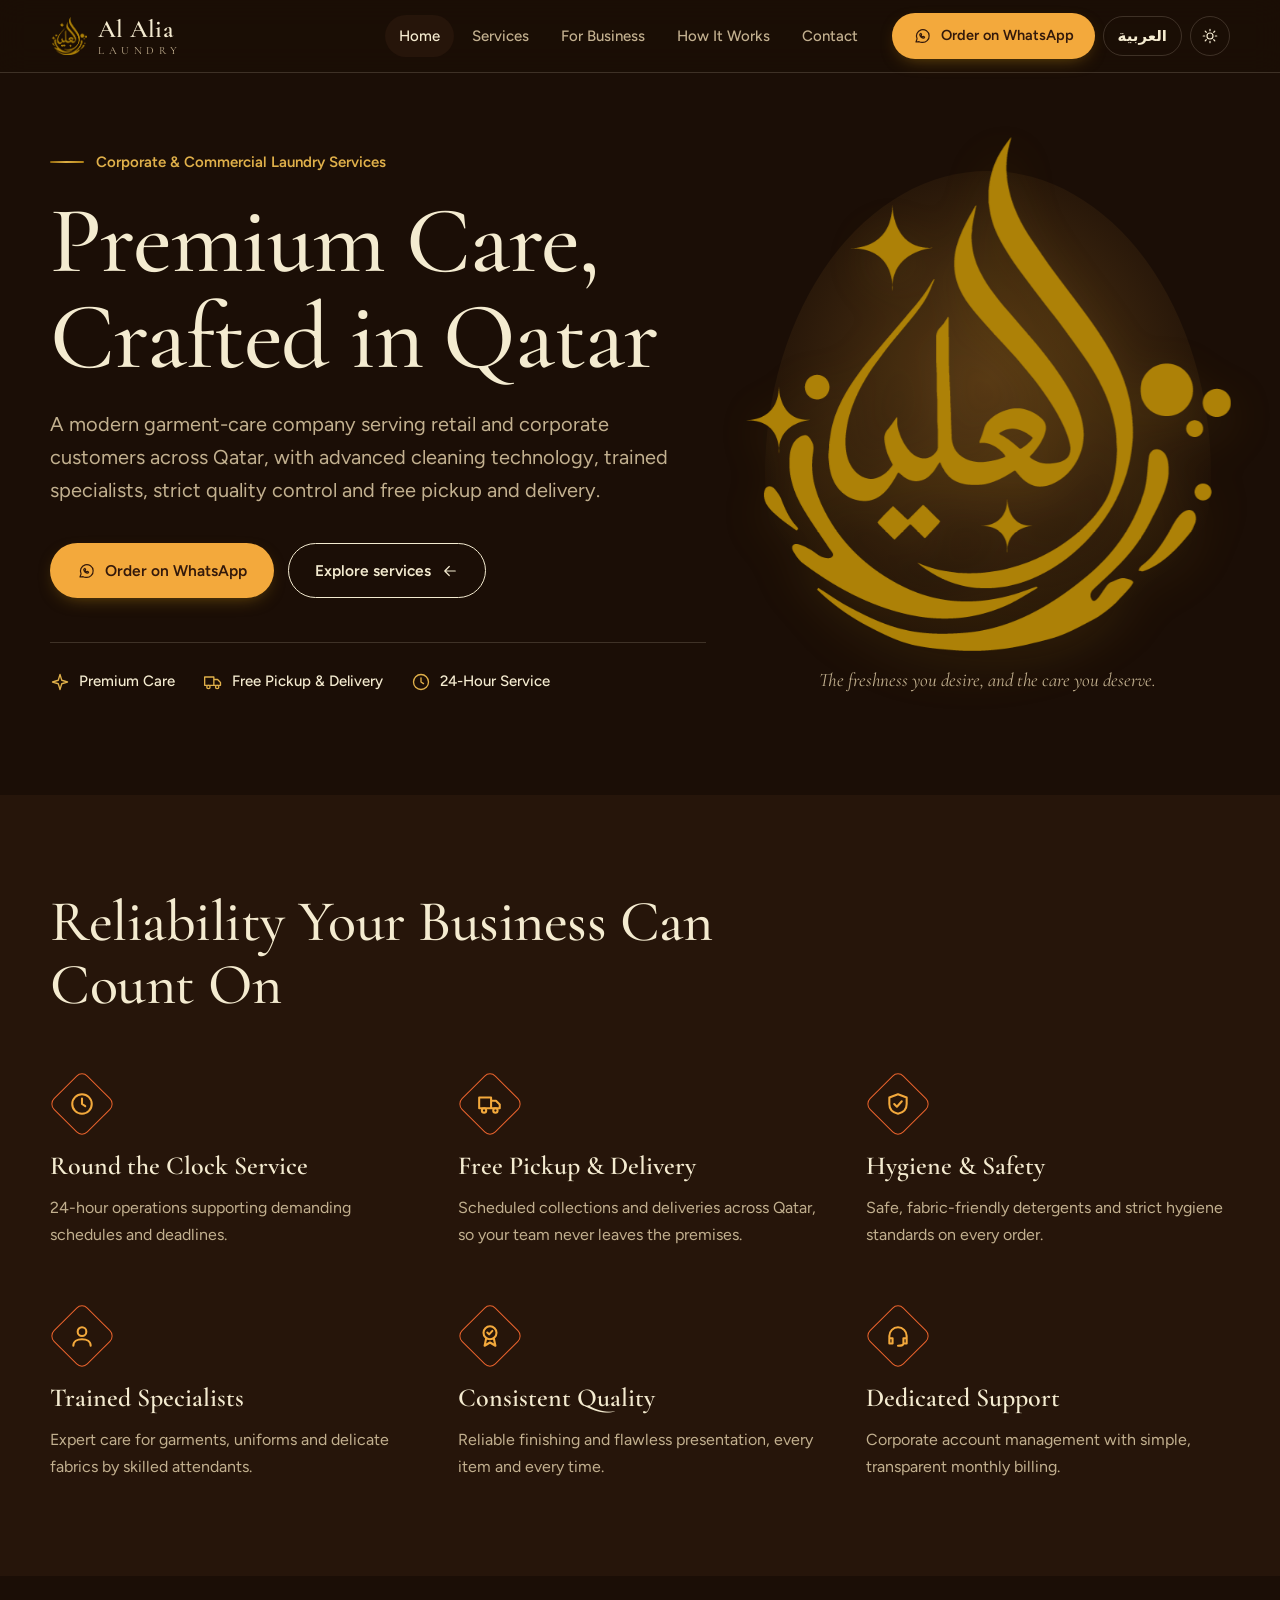
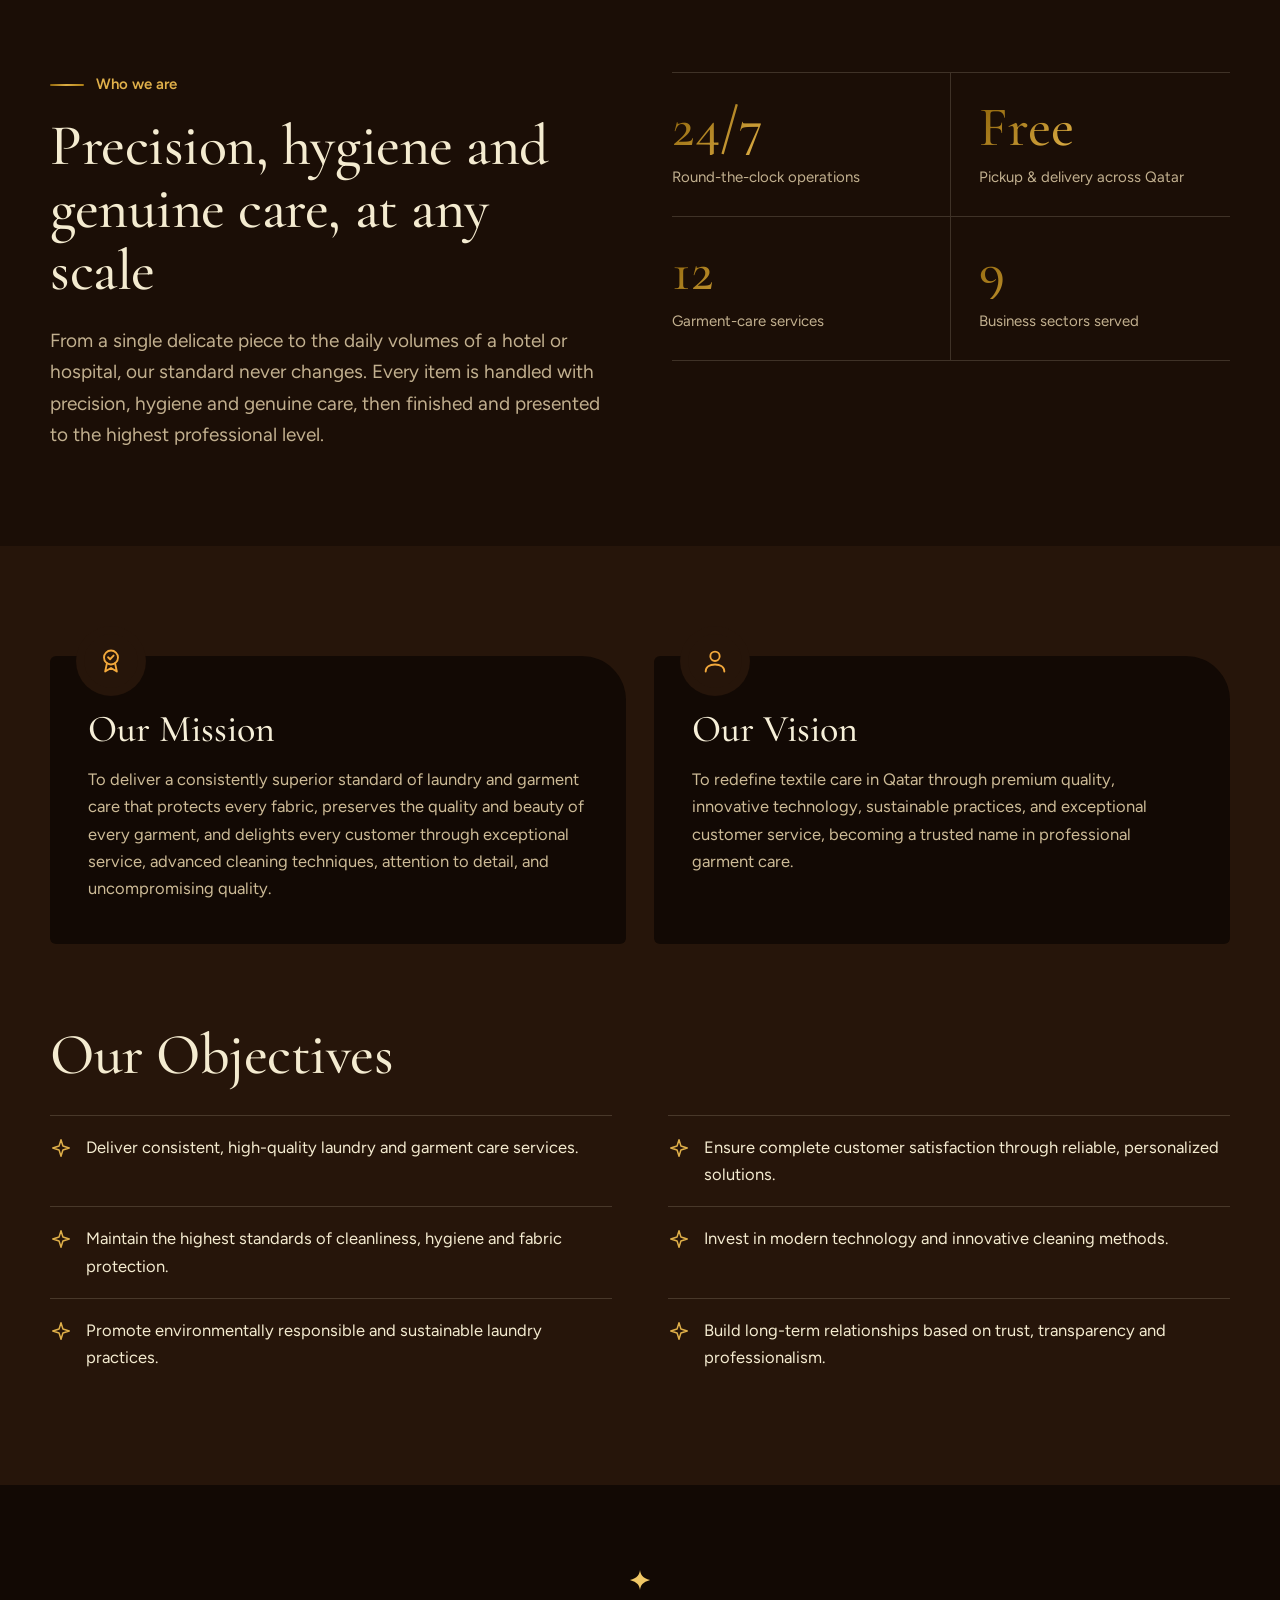
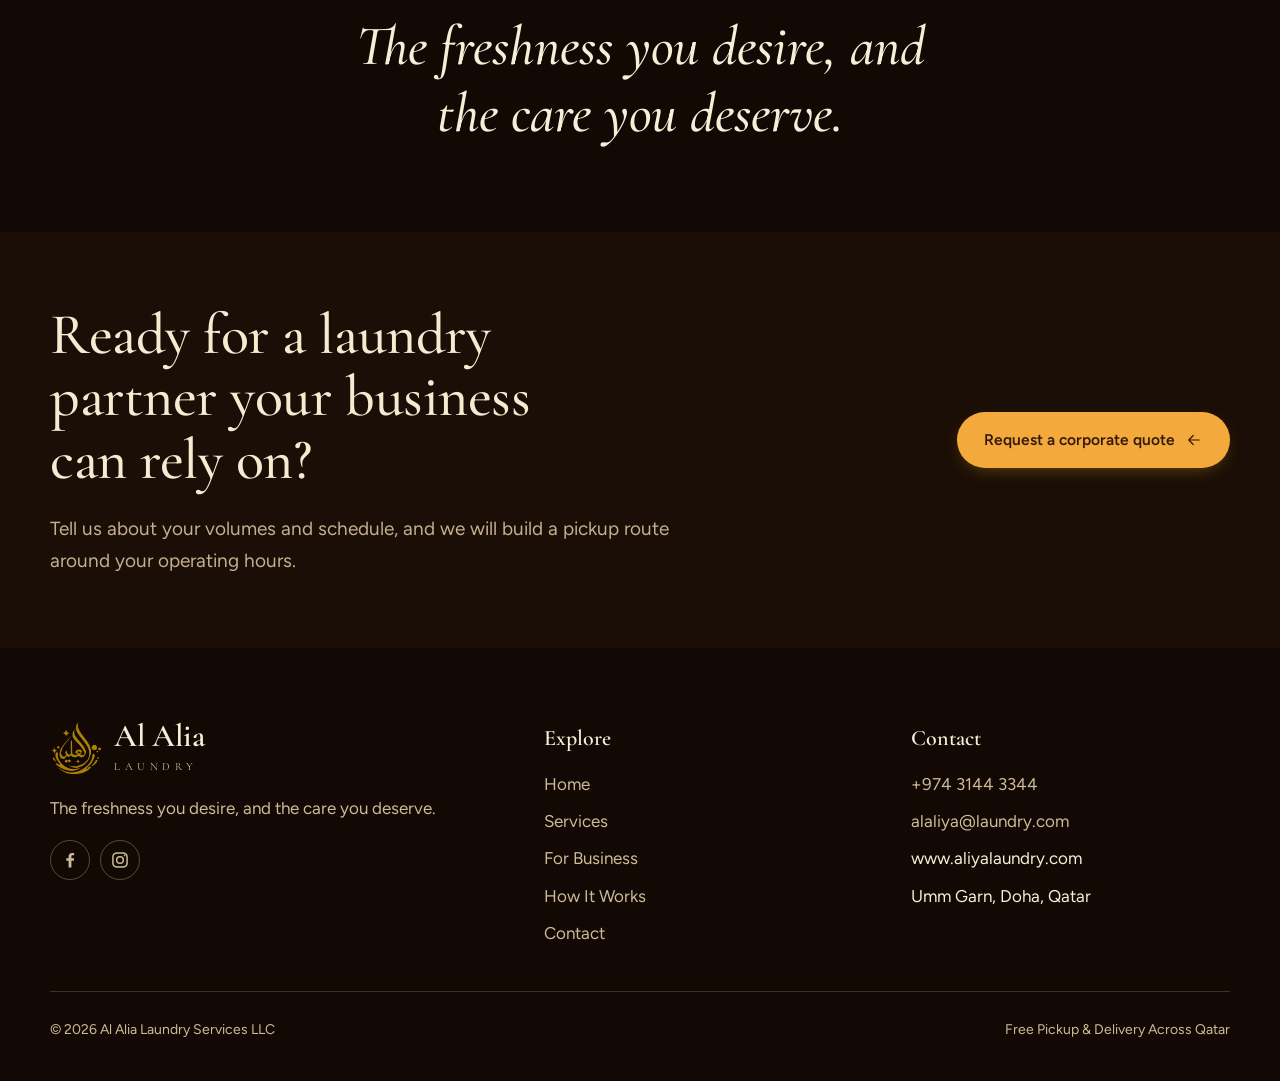
<file: index.html>
<!DOCTYPE html>
<html lang="en" dir="ltr">
<head>
  <meta charset="utf-8">
  <meta name="viewport" content="width=device-width, initial-scale=1, viewport-fit=cover">
  <title>Al Alia Laundry | Home</title>
  <meta name="description" content="Premium care, crafted in Qatar.">
  <link rel="preconnect" href="https://fonts.googleapis.com">
  <link rel="preconnect" href="https://fonts.gstatic.com" crossorigin>
  <link href="https://fonts.googleapis.com/css2?family=Aref+Ruqaa:wght@400;700&family=Cairo:wght@300;400;600;700&family=Cormorant+Garamond:wght@400;500;600&family=Figtree:wght@400;500;600;700&display=swap" rel="stylesheet">
  <script src="theme.js"></script>
  <link rel="stylesheet" href="styles.css">
</head>
<body data-page="home">
  <svg width="0" height="0" style="position:absolute" aria-hidden="true">
    <defs>
      <linearGradient id="gg" x1="0" y1="0" x2="1" y2="1">
        <stop offset="0" stop-color="#8C6208"/>
        <stop offset=".5" stop-color="#E0B24A"/>
        <stop offset="1" stop-color="#A87A10"/>
      </linearGradient>
    </defs>
    <symbol id="i-washer" viewBox="0 0 24 24"><rect x="4" y="3" width="16" height="18" rx="2.5"/><circle cx="12" cy="13.5" r="4.2"/><path d="M8 6.5h.01M11 6.5h.01"/></symbol>
    <symbol id="i-truck" viewBox="0 0 24 24"><path d="M2 6h11v10H2zM13 9h4.5L21 12.5V16h-8"/><circle cx="6.5" cy="18" r="2"/><circle cx="17" cy="18" r="2"/></symbol>
    <symbol id="i-shield" viewBox="0 0 24 24"><path d="M12 3l8 3v6c0 5-3.5 8-8 9-4.5-1-8-4-8-9V6z"/><path d="M8.5 12l2.5 2.5 4.5-5"/></symbol>
    <symbol id="i-user" viewBox="0 0 24 24"><circle cx="12" cy="8" r="4"/><path d="M4 21c0-4 3.5-6 8-6s8 2 8 6"/></symbol>
    <symbol id="i-award" viewBox="0 0 24 24"><circle cx="12" cy="9" r="6"/><path d="M9.5 8.8l1.7 1.7 3-3.2M8.5 14L7 21l5-3 5 3-1.5-7"/></symbol>
    <symbol id="i-headset" viewBox="0 0 24 24"><path d="M4 14v-2a8 8 0 0116 0v2M4 14h3v5H4zM17 14h3v5h-3zM17 19c0 2-2 2-5 2"/></symbol>
    <symbol id="i-sparkle" viewBox="0 0 24 24"><path d="M12 3l2.1 6.9L21 12l-6.9 2.1L12 21l-2.1-6.9L3 12l6.9-2.1z"/></symbol>
    <symbol id="i-clock" viewBox="0 0 24 24"><circle cx="12" cy="12" r="9"/><path d="M12 7v5l3 2"/></symbol>
    <symbol id="i-chat" viewBox="0 0 24 24"><path d="M4 20l1.4-4.2A8.5 8.5 0 1112 20.5a8.6 8.6 0 01-3.9-.9z"/><path d="M9 9.5c0 3 2.5 5.500 5.500 5.500l1-1.500-2-1-1 .8a4 4 0 01-1.800-1.800l.8-1-1-2z"/></symbol>
    <symbol id="i-phone" viewBox="0 0 24 24"><path d="M5 4h4l2 5-2.5 1.5a11 11 0 005 5L15 13l5 2v4a2 2 0 01-2 2A16 16 0 013 6a2 2 0 012-2z"/></symbol>
    <symbol id="i-mail" viewBox="0 0 24 24"><rect x="3" y="5" width="18" height="14" rx="2.5"/><path d="M3 7.5l9 6 9-6"/></symbol>
    <symbol id="i-globe" viewBox="0 0 24 24"><circle cx="12" cy="12" r="9"/><path d="M3 12h18M12 3c3.2 3 3.2 15 0 18M12 3c-3.2 3-3.2 15 0 18"/></symbol>
    <symbol id="i-pin" viewBox="0 0 24 24"><path d="M12 21s7-6 7-11a7 7 0 10-14 0c0 5 7 11 7 11z"/><circle cx="12" cy="10" r="2.5"/></symbol>
    <symbol id="i-insta" viewBox="0 0 24 24"><rect x="3.5" y="3.5" width="17" height="17" rx="5"/><circle cx="12" cy="12" r="4"/><path d="M17 7h.01"/></symbol>
    <symbol id="i-arrow" viewBox="0 0 24 24"><path d="M5 12h14M13 6l6 6-6 6"/></symbol>
    <symbol id="i-moon" viewBox="0 0 24 24"><path d="M20 14.5A8.500 8.500 0 019.500 4 8.500 8.500 0 1020 14.500z"/></symbol>
    <symbol id="i-sun" viewBox="0 0 24 24"><circle cx="12" cy="12" r="4"/><path d="M12 3v2M12 19v2M3 12h2M19 12h2M5.600 5.600l1.400 1.400M17 17l1.400 1.400M5.600 18.400L7 17M17 7l1.400-1.400"/></symbol>
    <symbol id="i-menu" viewBox="0 0 24 24"><path d="M4 7h16M4 12h16M4 17h16"/></symbol>
    <symbol id="i-x" viewBox="0 0 24 24"><path d="M6 6l12 12M18 6L6 18"/></symbol>
    <symbol id="spk" viewBox="0 0 24 24"><path d="M12 1c.7 5.300 2.700 8.500 11 11-8.300 2.500-10.300 5.700-11 11-.7-5.300-2.700-8.500-11-11C9.300 9.500 11.300 6.300 12 1z"/></symbol>
    <symbol id="mark" viewBox="0 0 64 72"><path d="M32 3c-1 12-16 20-16 38a16 16 0 0032 0C48 25 34 17 32 3z" fill="none" stroke="url(#gg)" stroke-width="2.600" stroke-linejoin="round"/><text x="32" y="46" text-anchor="middle" font-family="'Aref Ruqaa','Cairo',serif" font-size="17" font-weight="700" fill="#A87A10">العالية</text><path d="M8 22l1.500 4 4 1.500-4 1.500L8 33l-1.500-4L2.500 27.500l4-1.500z" fill="#D9A83A"/><path d="M56 12l1.100 3 3 1.100-3 1.100L56 20l-1.100-2.800-3-1.100 3-1.100z" fill="#D9A83A"/><path d="M50 58l1 2.600 2.600 1-2.600 1L50 65l-1-2.400-2.600-1 2.600-1z" fill="#D9A83A"/></symbol>
  </svg>

  <header class="hdr">
    <div class="wrap hdr-in">
      <a class="brand" href="index.html" aria-label="Al Alia Laundry">
        <img class="mark" src="img/logo.png" alt="Al Alia Laundry">
        <span class="brand-txt"><b>Al Alia</b><span>LAUNDRY</span></span>
      </a>
      <nav class="main" id="nav" aria-label="Main">
        <a href="index.html" data-page="home" data-i="nav.home">Home</a>
        <a href="services.html" data-page="services" data-i="nav.services">Services</a>
        <a href="business.html" data-page="business" data-i="nav.business">For Business</a>
        <a href="how-it-works.html" data-page="how" data-i="nav.how">How It Works</a>
        <a href="contact.html" data-page="contact" data-i="nav.contact">Contact</a>
      </nav>
      <div class="tools">
        <a class="btn btn-gold btn-sm wa" href="#" target="_blank" rel="noopener"><svg class="ic"><use href="#i-chat"/></svg><span data-i="btn.wa">Order on WhatsApp</span></a>
        <button class="lang-btn" id="lang" type="button" aria-label="Language">العربية</button>
        <button class="icon-btn" id="theme" type="button" aria-label="Toggle theme"><svg class="ic"><use href="#i-moon"/></svg></button>
        <button class="icon-btn burger" id="burger" type="button" aria-label="Menu" aria-expanded="false"><svg class="ic"><use href="#i-menu"/></svg></button>
      </div>
    </div>
  </header>

  <main>
    <section class="hero">
      <div class="wrap hero-grid">
        <div>
          <div class="kicker" data-i="hero.eyebrow">Corporate &amp; Commercial Laundry Services</div>
          <h1 class="h1" data-i="hero.title">Premium Care, Crafted in Qatar</h1>
          <p class="lead" data-i="hero.text">A modern garment-care company serving retail and corporate customers across Qatar, with advanced cleaning technology, trained specialists, strict quality control and free pickup and delivery.</p>
          <div class="hero-cta">
            <a class="btn btn-gold wa" href="#" target="_blank" rel="noopener"><svg class="ic"><use href="#i-chat"/></svg><span data-i="btn.wa">Order on WhatsApp</span></a>
            <a class="btn btn-line" href="services.html"><span data-i="btn.services">Explore services</span><svg class="ic flip"><use href="#i-arrow"/></svg></a>
          </div>
          <div class="hero-facts">
            <span><svg class="ic"><use href="#i-sparkle"/></svg><span data-i="pill1">Premium Care</span></span>
            <span><svg class="ic"><use href="#i-truck"/></svg><span data-i="pill2">Free Pickup &amp; Delivery</span></span>
            <span><svg class="ic"><use href="#i-clock"/></svg><span data-i="pill3">24-Hour Service</span></span>
          </div>
        </div>
        <div class="drop-stage" aria-hidden="true">
          <img class="hero-logo" src="img/logo.png" alt="Al Alia Laundry logo"> <br> <br>
          <div class="hero-tag" data-i="hero.tagline">The freshness you desire, and the care you deserve.</div>
        </div>
      </div>
    </section>

    <section class="sec band-alt">
      <div class="wrap">
        <div class="head"><h2 class="h2 wide" data-i="rel.title">Reliability Your Business Can Count On</h2></div>
        <div class="rel-grid">
          <div class="rel"><div class="diamond"><svg class="ic"><use href="#i-clock"/></svg></div><h3 data-i="f1t">Round the Clock Service</h3><p data-i="f1d">24-hour operations supporting the most demanding schedules and recurring deadlines.</p></div>
          <div class="rel"><div class="diamond"><svg class="ic"><use href="#i-truck"/></svg></div><h3 data-i="f2t">Free Pickup &amp; Delivery</h3><p data-i="f2d">Scheduled collections and deliveries across Qatar, so your team never leaves the premises.</p></div>
          <div class="rel"><div class="diamond"><svg class="ic"><use href="#i-shield"/></svg></div><h3 data-i="f3t">Hygiene &amp; Safety</h3><p data-i="f3d">Safe, fabric-friendly detergents and strict hygiene standards on every single order.</p></div>
          <div class="rel"><div class="diamond"><svg class="ic"><use href="#i-user"/></svg></div><h3 data-i="f4t">Trained Specialists</h3><p data-i="f4d">Expert care for garments, uniforms and delicate fabrics by skilled, dedicated attendants.</p></div>
          <div class="rel"><div class="diamond"><svg class="ic"><use href="#i-award"/></svg></div><h3 data-i="f5t">Consistent Quality</h3><p data-i="f5d">Reliable finishing and flawless presentation, every item and every time.</p></div>
          <div class="rel"><div class="diamond"><svg class="ic"><use href="#i-headset"/></svg></div><h3 data-i="f6t">Dedicated Support</h3><p data-i="f6d">Corporate account management with simple, transparent monthly billing.</p></div>
        </div>
      </div>
    </section>

    <section class="sec">
      <div class="wrap about-grid">
        <div>
          <div class="kicker" data-i="about.eyebrow">Who we are</div>
          <h2 class="h2" data-i="about.title">Precision, hygiene and genuine care, at any scale</h2>
          <p class="lead" data-i="about.text">From a single delicate piece to the daily volumes of a hotel or hospital, our standard never changes. Every item is handled with precision, hygiene and genuine care, then finished and presented to the highest professional level.</p>
        </div>
        <div class="figures">
          <div class="fig"><b>24/7</b><span data-i="stat1">Round-the-clock operations</span></div>
          <div class="fig"><b data-i="stat2n">Free</b><span data-i="stat2">Pickup &amp; delivery across Qatar</span></div>
          <div class="fig"><b>12</b><span data-i="stat3">Garment-care services</span></div>
          <div class="fig"><b>9</b><span data-i="stat4">Business sectors served</span></div>
        </div>
      </div>
    </section>

    <section class="sec band-alt" style="padding-top:110px;">
      <div class="wrap">
        <div class="mv">
          <div class="panel"><span class="badge"><svg class="ic"><use href="#i-award"/></svg></span><h3 data-i="mission.t">Our Mission</h3><p data-i="mission.d">To deliver a consistently superior standard of laundry and garment care that protects every fabric, preserves the quality and beauty of every garment, and delights every customer through exceptional service, advanced cleaning techniques, attention to detail, and uncompromising quality.</p></div>
          <div class="panel"><span class="badge"><svg class="ic"><use href="#i-user"/></svg></span><h3 data-i="vision.t">Our Vision</h3><p data-i="vision.d">To redefine textile care in Qatar through premium quality, innovative technology, sustainable practices, and exceptional customer service, becoming a trusted name in professional garment care.</p></div>
        </div>
        <div style="margin-top:80px;">
          <h2 class="h2" data-i="obj.title" style="margin-bottom:28px;">Our Objectives</h2>
          <div class="objs">
            <div class="obj"><svg class="ic"><use href="#i-sparkle"/></svg><span data-i="o1">Deliver consistent, high-quality laundry and garment care services.</span></div>
            <div class="obj"><svg class="ic"><use href="#i-sparkle"/></svg><span data-i="o2">Ensure complete customer satisfaction through reliable, personalized solutions.</span></div>
            <div class="obj"><svg class="ic"><use href="#i-sparkle"/></svg><span data-i="o3">Maintain the highest standards of cleanliness, hygiene and fabric protection.</span></div>
            <div class="obj"><svg class="ic"><use href="#i-sparkle"/></svg><span data-i="o4">Invest in modern technology and innovative cleaning methods.</span></div>
            <div class="obj"><svg class="ic"><use href="#i-sparkle"/></svg><span data-i="o5">Promote environmentally responsible and sustainable laundry practices.</span></div>
            <div class="obj"><svg class="ic"><use href="#i-sparkle"/></svg><span data-i="o6">Build long-term relationships based on trust, transparency and professionalism.</span></div>
          </div>
        </div>
      </div>
    </section>

    <section class="tagband">
      <div class="wrap">
        <svg class="spk"><use href="#spk"/></svg>
        <p data-i="tag.band">The freshness you desire, and the care you deserve.</p>
      </div>
    </section>

    <section class="sec-tight">
      <div class="wrap cta-block">
        <div>
          <h2 class="h2 wide" data-i="cta.title">Ready for a laundry partner your business can rely on?</h2>
          <p class="lead" data-i="cta.text">Tell us about your volumes and schedule, and we will build a pickup route around your operating hours.</p>
        </div>
        <a class="btn btn-gold" href="contact.html"><span data-i="btn.quote">Request a corporate quote</span><svg class="ic flip"><use href="#i-arrow"/></svg></a>
      </div>
    </section>
  </main>

  <footer>
    <div class="wrap">
      <div class="f-grid">
        <div>
          <div class="f-brand"><img class="mark" src="img/logo.png" alt="Al Alia Laundry"><div><b>Al Alia</b><span>LAUNDRY</span></div></div>
          <p data-i="tag.band">The freshness you desire, and the care you deserve.</p>
          <div class="social-links"><a class="social-link" href="https://www.facebook.com/profile.php?id=61595044253913" target="_blank" rel="noopener noreferrer" aria-label="Facebook" title="Facebook"><svg class="ic" viewBox="0 0 24 24" aria-hidden="true"><path d="M13.7 21v-8.2h2.8l.4-3h-3.2V7.9c0-.9.3-1.5 1.6-1.5H17V3.7c-.3 0-1.3-.1-2.5-.1-2.5 0-4.2 1.5-4.2 4.3v1.9H7.5v3h2.8V21z"/></svg></a><a class="social-link" href="https://www.instagram.com/alalia_laundry.qa?stkn=ZGMxdGd3Zmw3cGEw" target="_blank" rel="noopener noreferrer" aria-label="Instagram" title="Instagram"><svg class="ic instagram-icon" viewBox="0 0 24 24" aria-hidden="true"><rect x="3.5" y="3.5" width="17" height="17" rx="5"/><circle cx="12" cy="12" r="4"/><circle cx="17.5" cy="6.5" r="1"/></svg></a></div>
        </div>
        <div>
          <h4 data-i="foot.explore">Explore</h4>
          <ul>
            <li><a href="index.html" data-i="nav.home">Home</a></li>
            <li><a href="services.html" data-i="nav.services">Services</a></li>
            <li><a href="business.html" data-i="nav.business">For Business</a></li>
            <li><a href="how-it-works.html" data-i="nav.how">How It Works</a></li>
            <li><a href="contact.html" data-i="nav.contact">Contact</a></li>
          </ul>
        </div>
        <div>
          <h4 data-i="nav.contact">Contact</h4>
          <ul>
            <li><a class="wa" href="#">+974 3144 3344</a></li>
            <li><a href="mailto:alaliya@laundry.com">alaliya@laundry.com</a></li>
            <li><span>www.aliyalaundry.com</span></li>
            <li data-i="ct.loc.v">Umm Garn, Doha, Qatar</li>
          </ul>
        </div>
      </div>
      <div class="f-bottom"><span>© <span id="yr"></span> Al Alia Laundry Services LLC</span><span data-i="foot.line">Free Pickup &amp; Delivery Across Qatar</span></div>
    </div>
  </footer>

  <script src="script.js"></script>
  <script>document.getElementById('yr').textContent = new Date().getFullYear();</script>
</body>
</html>
</file>
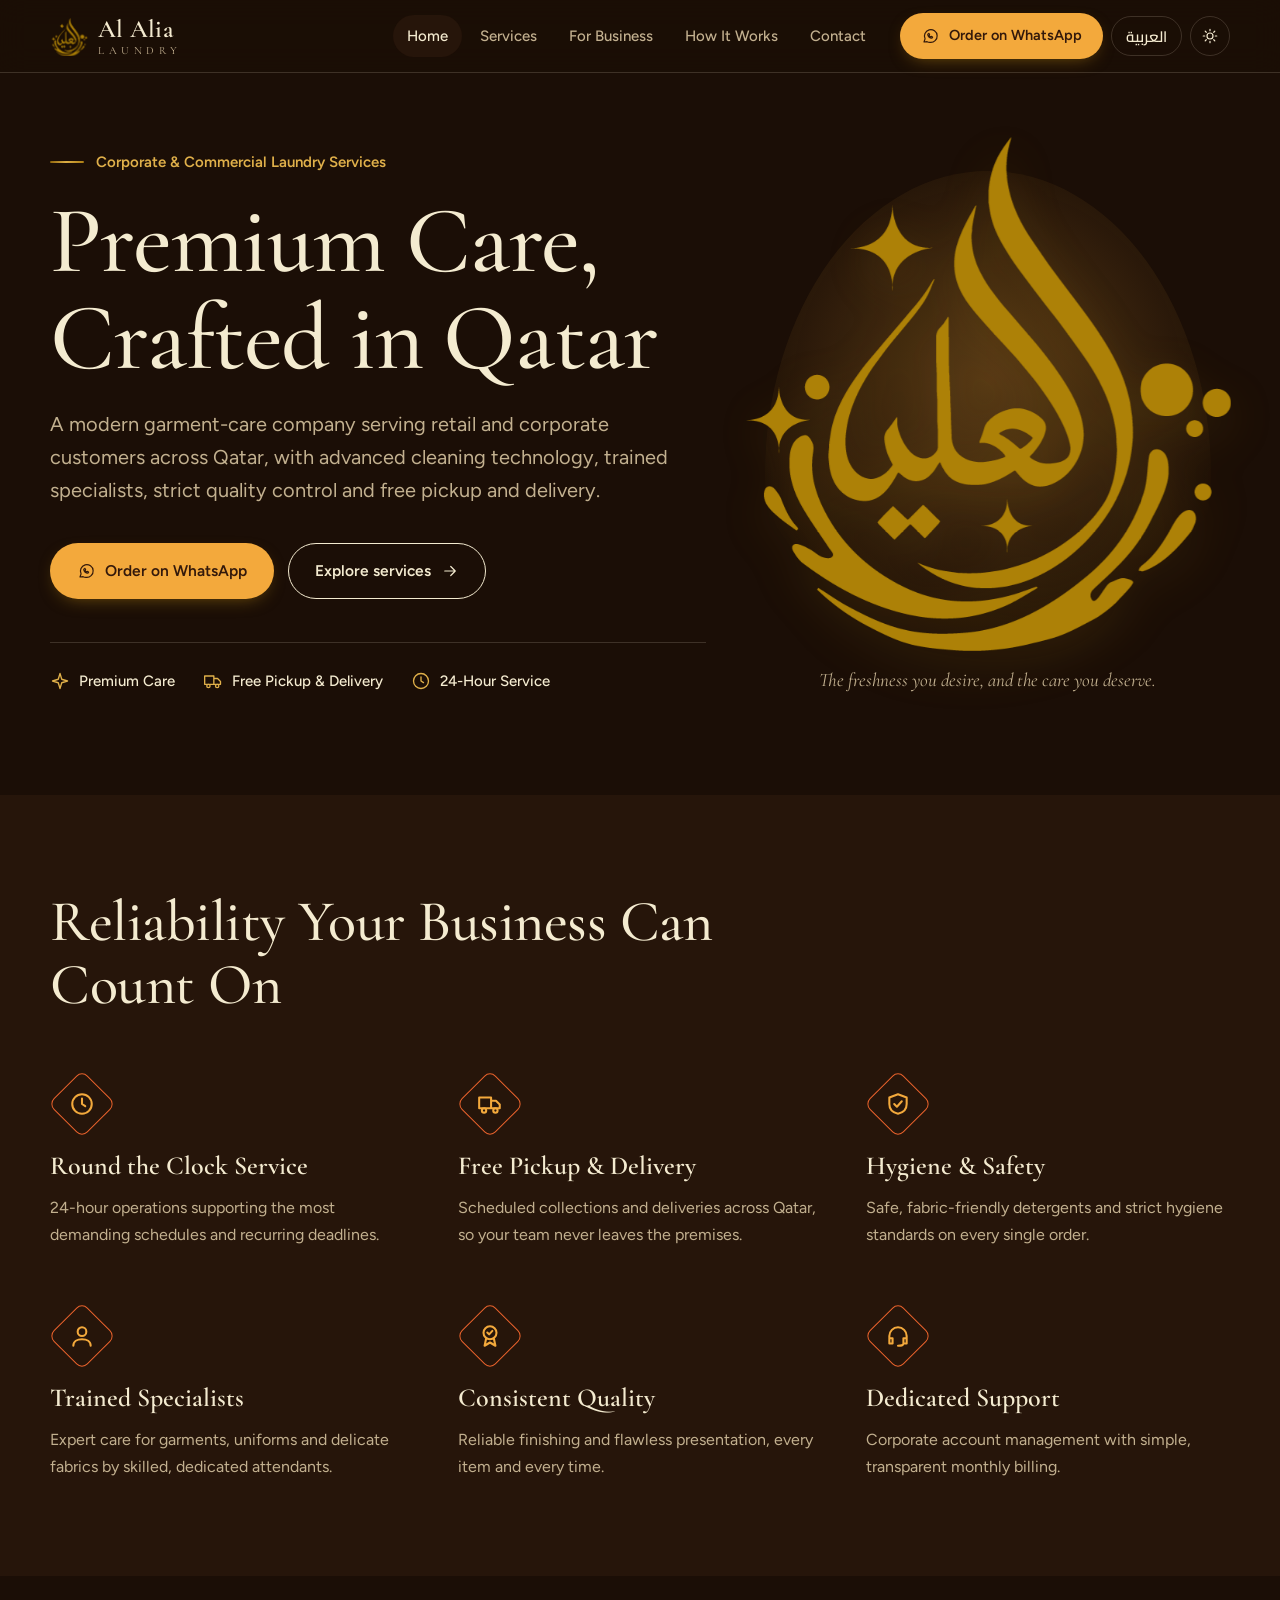
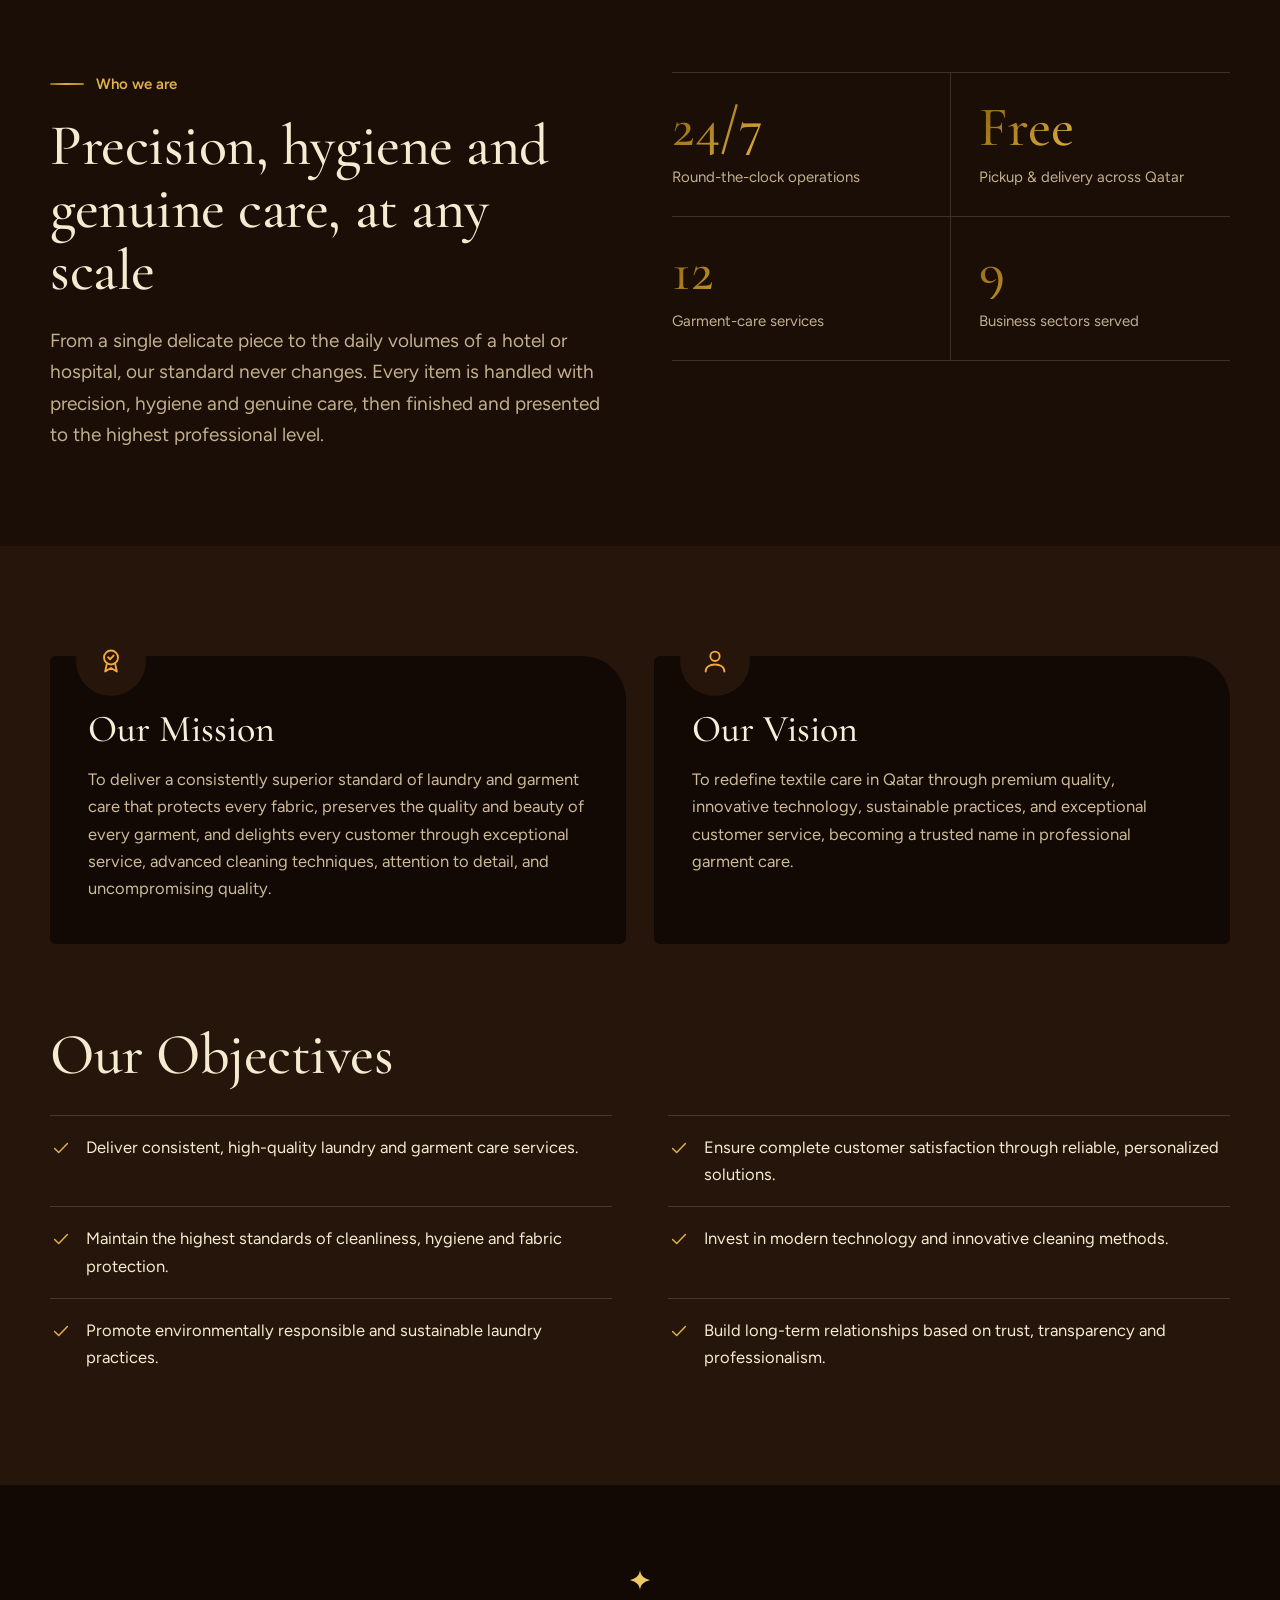
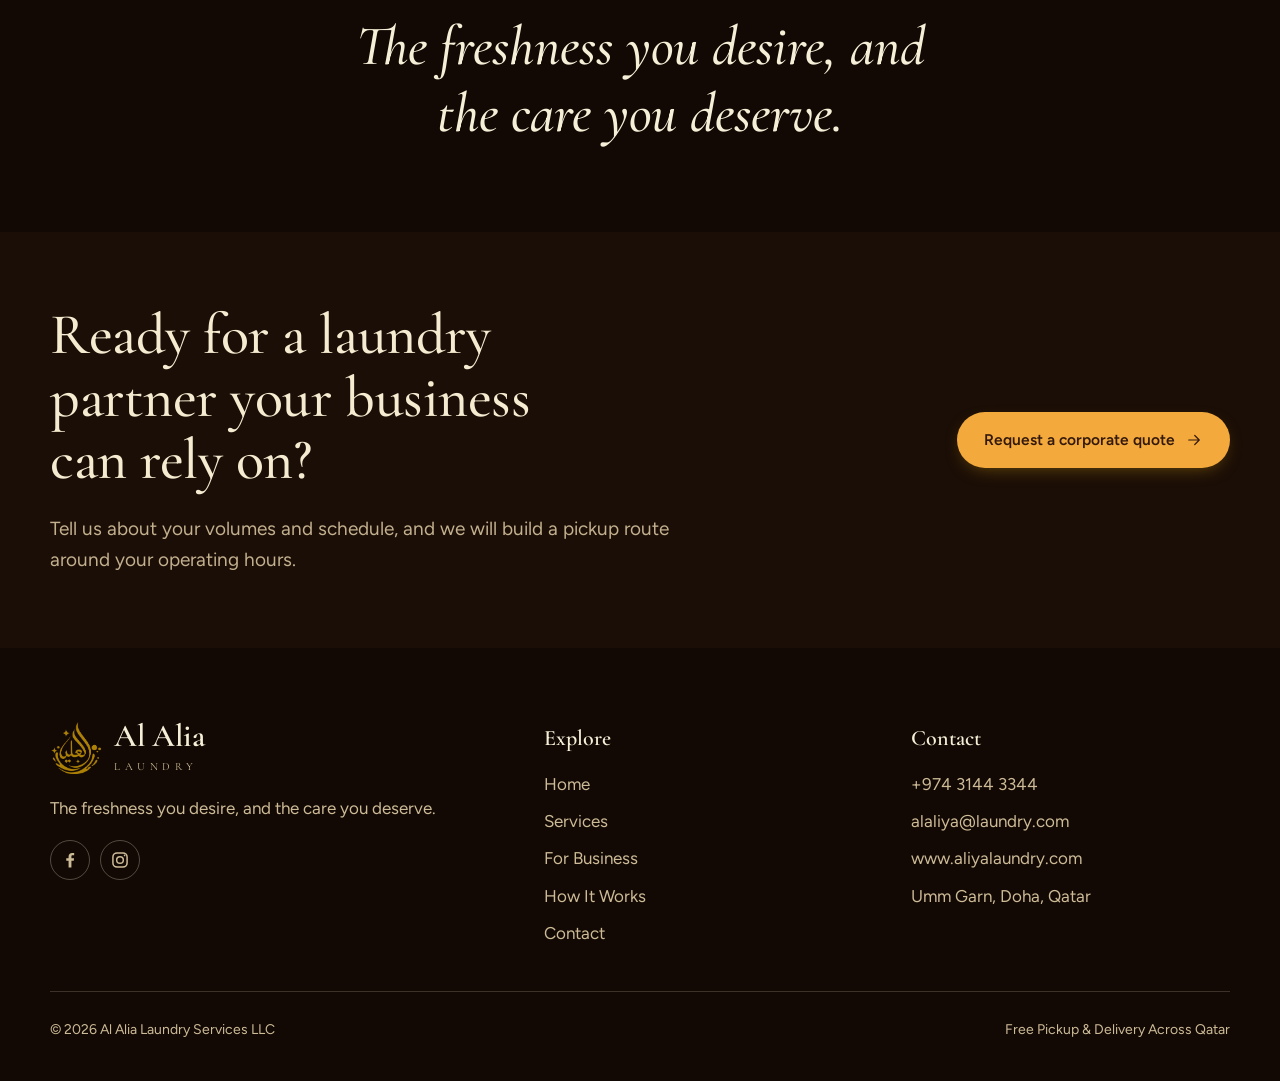
<file: al-alia-laundry.html>
<!DOCTYPE html>
<html lang="en" dir="ltr">
<head>
<meta charset="utf-8">
<meta name="viewport" content="width=device-width, initial-scale=1, viewport-fit=cover">
<title>Al Alia Laundry — Premium Care, Crafted in Qatar</title>
<meta name="description" content="Al Alia Laundry — corporate and commercial laundry services across Qatar. Free pickup and delivery, 24-hour service.">
<link rel="preconnect" href="https://fonts.googleapis.com">
<link rel="preconnect" href="https://fonts.gstatic.com" crossorigin>
<link href="https://fonts.googleapis.com/css2?family=Aref+Ruqaa:wght@400;700&family=Cairo:wght@300;400;600;700&family=Cormorant+Garamond:wght@400;500;600&family=Figtree:wght@400;500;600&display=swap" rel="stylesheet">
<script src="theme.js"></script>
<style>
:root{
  box-sizing:border-box;
  padding-top:env(safe-area-inset-top,0px);
  padding-bottom:env(safe-area-inset-bottom,0px);
  --bg:#F6EFD8; --bg2:#EEE3BF; --paper:#FBF6E6; --ink:#33190B; --muted:#6C563F;
  --gold:#A87A10; --gold-2:#D9A83A; --saffron:#F3A93C; --clay:#8A5A30;
  --deep:#33190B; --on-deep:#F6EFD8; --on-deep-muted:#CDBB97;
  --line:rgba(51,25,11,.16); --hdr:rgba(246,239,216,.86);
  --gold-grad:linear-gradient(135deg,#8C6208 0%,#DDAE45 48%,#A87A10 100%);
  --font-en-display:'Cormorant Garamond',Georgia,'Times New Roman',serif;
  --font-en-body:'Figtree',system-ui,-apple-system,'Segoe UI',Roboto,sans-serif;
  --font-ar:'Cairo','Segoe UI',Tahoma,sans-serif;
  --display:var(--font-en-display); --body:var(--font-en-body);
  --wrap:1180px;
}
@media (prefers-color-scheme:dark){
  :root:not([data-theme="light"]){
    --bg:#1B0E06; --bg2:#26150A; --paper:#2A180C; --ink:#F4EBD0; --muted:#C2B08F;
    --gold:#E0B04A; --gold-2:#F0C766; --clay:#B47A45; --deep:#120904; --on-deep:#F6EFD8;
    --line:rgba(244,235,208,.16); --hdr:rgba(27,14,6,.86);
  }
}
:root[data-theme="dark"]{
  --bg:#1B0E06; --bg2:#26150A; --paper:#2A180C; --ink:#F4EBD0; --muted:#C2B08F;
  --gold:#E0B04A; --gold-2:#F0C766; --clay:#B47A45; --deep:#120904; --on-deep:#F6EFD8;
  --line:rgba(244,235,208,.16); --hdr:rgba(27,14,6,.86);
}
html{height:100%;scroll-padding-top:env(safe-area-inset-top,0px);-webkit-text-size-adjust:100%}
html[lang="ar"]{--display:var(--font-ar);--body:var(--font-ar)}
*,*::before,*::after{box-sizing:inherit}
body{margin:0;min-height:100%;background:var(--bg);color:var(--ink);font-family:var(--body);font-size:17px;line-height:1.65;-webkit-font-smoothing:antialiased;overflow-x:hidden}
html[lang="ar"] body{line-height:1.9}
h1,h2,h3,h4,p{margin:0}
a{color:inherit}
img,svg{max-width:100%}
.ic{width:1em;height:1em;fill:none;stroke:currentColor;stroke-width:1.6;stroke-linecap:round;stroke-linejoin:round;flex:none}
:focus-visible{outline:3px solid var(--saffron);outline-offset:3px;border-radius:4px}
.wrap{width:min(var(--wrap),100% - 40px);margin-inline:auto}
.sr{position:absolute;width:1px;height:1px;overflow:hidden;clip:rect(0 0 0 0)}

/* ---------- header ---------- */
.hdr{position:sticky;top:env(safe-area-inset-top,0px);z-index:50;background:var(--hdr);backdrop-filter:blur(14px);-webkit-backdrop-filter:blur(14px);border-bottom:1px solid var(--line)}
.hdr-in{display:flex;align-items:center;gap:20px;height:72px}
.brand{display:flex;align-items:center;gap:10px;text-decoration:none;margin-inline-end:auto}
.brand .mark,.f-brand .mark,.screen .mark{width:38px;height:38px;object-fit:contain;display:block}
.brand-txt{display:flex;flex-direction:column;line-height:1}
.brand-txt b{font-family:var(--font-en-display);font-weight:600;font-size:25px;letter-spacing:.01em}
.brand-txt span{font-family:var(--font-en-display);font-size:11px;letter-spacing:.42em;margin-top:3px;color:var(--muted)}
nav.main{display:flex;gap:4px}
nav.main a{text-decoration:none;padding:9px 14px;border-radius:99px;font-size:15px;font-weight:500;color:var(--muted);transition:color .2s,background .2s}
nav.main a:hover{color:var(--ink)}
nav.main a[aria-current="page"]{color:var(--ink);background:var(--bg2)}
.tools{display:flex;align-items:center;gap:8px}
.icon-btn{width:40px;height:40px;border-radius:50%;border:1px solid var(--line);background:transparent;color:var(--ink);display:grid;place-items:center;cursor:pointer;font:inherit;font-size:18px}
.icon-btn:hover{background:var(--bg2)}
.lang-btn{height:40px;padding:0 14px;border-radius:99px;border:1px solid var(--line);background:transparent;color:var(--ink);cursor:pointer;font-family:var(--font-ar);font-weight:600;font-size:15px}
.lang-btn:hover{background:var(--bg2)}
.burger{display:none}
.mobile-only{display:none}

.btn{display:inline-flex;align-items:center;justify-content:center;gap:10px;text-decoration:none;font-family:inherit;font-weight:600;font-size:15.5px;padding:14px 26px;border-radius:99px;border:1.5px solid transparent;cursor:pointer;transition:transform .2s,box-shadow .2s,background .2s,color .2s}
.btn .ic{font-size:18px}
.btn-gold{background:var(--saffron);color:#33190B;box-shadow:0 6px 18px -8px rgba(168,122,16,.7)}
.btn-gold:hover{transform:translateY(-2px);box-shadow:0 10px 22px -8px rgba(168,122,16,.8)}
.btn-line{border-color:var(--ink);color:var(--ink);background:transparent}
.btn-line:hover{background:var(--ink);color:var(--bg)}
.btn-sm{padding:10px 20px;font-size:14.5px}
[dir="rtl"] .flip{transform:scaleX(-1)}

/* ---------- pages ---------- */
.page{display:none}
.page.active{display:block;animation:pageIn .5s ease both}
@keyframes pageIn{from{opacity:0}to{opacity:1}}
section{position:relative}
.sec{padding:96px 0}
.sec-tight{padding:72px 0}
.band-alt{background:var(--bg2)}
.band-deep{background:var(--deep);color:var(--on-deep)}
.kicker{display:flex;align-items:center;gap:12px;color:var(--gold);font-weight:600;font-size:15px;margin-bottom:18px}
.kicker::before{content:"";width:34px;height:2px;background:var(--gold-grad);border-radius:2px}
.h1{font-family:var(--display);font-weight:500;font-size:clamp(46px,7.4vw,96px);line-height:1.02;letter-spacing:-.012em}
html[lang="ar"] .h1{font-weight:300;line-height:1.25;letter-spacing:0}
.h2{font-family:var(--display);font-weight:500;font-size:clamp(34px,4.6vw,58px);line-height:1.08;letter-spacing:-.008em;max-width:18ch}
html[lang="ar"] .h2{font-weight:300;line-height:1.35;letter-spacing:0;max-width:20ch}
.h2.wide{max-width:26ch}
.lead{font-size:19px;color:var(--muted);max-width:56ch;margin-top:22px}
.head{margin-bottom:56px}

/* ---------- hero ---------- */
.hero{padding:64px 0 88px;overflow:hidden}
.hero-grid{display:grid;grid-template-columns:1.15fr .85fr;gap:40px;align-items:center}
.hero p.lead{font-size:20px}
.hero-cta{display:flex;flex-wrap:wrap;gap:14px;margin-top:36px}
.hero-facts{display:flex;flex-wrap:wrap;gap:10px 28px;margin-top:44px;padding-top:26px;border-top:1px solid var(--line);font-weight:500;font-size:15px}
.hero-facts span{display:flex;align-items:center;gap:9px}
.hero-facts .ic{color:var(--gold);font-size:20px}
.drop-stage{position:relative;aspect-ratio:1/1.12;display:grid;place-items:center}
.drop-stage::before{content:"";position:absolute;inset:6% 4% 2%;border-radius:50% 50% 46% 46%/58% 58% 42% 42%;background:radial-gradient(circle at 50% 40%,rgba(243,169,60,.28),rgba(243,169,60,0) 68%)}
.hero-logo{width:min(100%,520px);max-width:520px;filter:drop-shadow(0 14px 22px rgba(168,122,16,.18));animation:heroLogoIn 1.2s cubic-bezier(.2,.8,.2,1) both, heroLogoFloat 3.4s ease-in-out infinite alternate 1s;object-fit:contain;display:block}
@keyframes heroLogoIn{0%{opacity:0;transform:scale(.86) translateY(18px)}100%{opacity:1;transform:scale(1) translateY(0)}}
@keyframes heroLogoFloat{0%{transform:translateY(0) scale(1)}100%{transform:translateY(-10px) scale(1.02)}}
.hero-tag{position:absolute;bottom:2%;inset-inline:0;text-align:center;font-family:var(--font-en-display);font-size:19px;color:var(--muted);font-style:italic}
html[lang="ar"] .hero-tag{font-family:var(--font-ar);font-style:normal;font-size:16px}

/* ---------- reliability (open layout, no cards) ---------- */
.rel-grid{display:grid;grid-template-columns:repeat(3,1fr);gap:56px 44px}
.rel{display:grid;gap:14px;align-content:start}
.diamond{width:64px;height:64px;position:relative;display:grid;place-items:center;color:var(--saffron)}
.diamond::before{content:"";position:absolute;inset:8px;border:1.5px solid #E8622C;border-radius:8px;transform:rotate(45deg)}
.diamond .ic{font-size:26px;position:relative;stroke-width:1.9}
.rel h3,.why h3,.step h3{font-family:var(--display);font-weight:600;font-size:26px;line-height:1.2}
html[lang="ar"] .rel h3,html[lang="ar"] .why h3,html[lang="ar"] .step h3{font-size:22px;font-weight:700}
.rel p,.why p,.step p{color:var(--muted);font-size:16px;max-width:38ch}

/* ---------- about: figures + mission/vision ---------- */
.about-grid{display:grid;grid-template-columns:1fr 1fr;gap:64px;align-items:start}
.figures{display:grid;grid-template-columns:1fr 1fr;gap:0;border-top:1px solid var(--line)}
.fig{padding:26px 0;border-bottom:1px solid var(--line)}
.fig:nth-child(odd){padding-inline-end:24px;border-inline-end:1px solid var(--line)}
.fig:nth-child(even){padding-inline-start:28px}
.fig b{display:block;font-family:var(--font-en-display);font-weight:500;font-size:56px;line-height:1;background:var(--gold-grad);-webkit-background-clip:text;background-clip:text;color:transparent}
.fig span{display:block;margin-top:10px;font-size:15px;color:var(--muted)}
.mv{display:grid;grid-template-columns:1fr 1fr;gap:28px}
.panel{position:relative;background:var(--deep);color:var(--on-deep);padding:54px 38px 42px;border-radius:6px 44px 6px 6px}
[dir="rtl"] .panel{border-radius:44px 6px 6px 6px}
.panel .badge{position:absolute;top:-22px;inset-inline-start:34px;width:54px;height:54px;border-radius:50%;background:var(--bg);box-shadow:0 0 0 8px var(--bg);display:grid;place-items:center;color:var(--saffron);font-size:28px}
.band-alt .panel .badge{background:var(--bg2);box-shadow:0 0 0 8px var(--bg2)}
.panel h3{font-family:var(--display);font-weight:500;font-size:38px;line-height:1.05;margin-bottom:16px}
html[lang="ar"] .panel h3{font-weight:400;font-size:32px}
.panel p{color:var(--on-deep-muted);font-size:16.5px}
.objs{display:grid;grid-template-columns:1fr 1fr;gap:0 56px;margin-top:8px}
.obj{display:flex;gap:14px;padding:18px 0;border-top:1px solid var(--line);font-size:16.5px}
.obj .ic{color:var(--gold);font-size:22px;margin-top:3px}

/* ---------- tagline band + cta ---------- */
.tagband{background:var(--deep);color:var(--on-deep);text-align:center;padding:84px 0}
.tagband p{font-family:var(--font-en-display);font-style:italic;font-weight:500;font-size:clamp(30px,4.4vw,56px);line-height:1.2;max-width:24ch;margin-inline:auto}
html[lang="ar"] .tagband p{font-family:var(--font-ar);font-style:normal;font-weight:300;line-height:1.5}
.tagband .spk{width:22px;height:22px;fill:var(--gold-2);display:block;margin:0 auto 22px}
.cta-block{display:grid;grid-template-columns:1.3fr auto;gap:40px;align-items:center}
.cta-block .h2{max-width:20ch}

/* ---------- services index ---------- */
.svc-list{display:grid;grid-template-columns:1fr 1fr;gap:0 72px;border-top:1px solid var(--line)}
.svc{display:flex;align-items:center;gap:22px;padding:26px 6px;border-bottom:1px solid var(--line);transition:padding .25s,background .25s}
.svc:hover{padding-inline-start:18px;background:linear-gradient(90deg,var(--bg2),transparent)}
[dir="rtl"] .svc:hover{background:linear-gradient(270deg,var(--bg2),transparent)}
.svc .tile{width:58px;height:58px;border:1.5px solid #E8622C;border-radius:14px;display:grid;place-items:center;color:var(--ink);font-size:28px;flex:none}
.svc h3{font-family:var(--display);font-weight:600;font-size:27px;line-height:1.15}
html[lang="ar"] .svc h3{font-size:21px;font-weight:600}
.finish{display:grid;grid-template-columns:auto 1fr;gap:30px;align-items:center;padding:34px 0}
.finish .diamond{width:76px;height:76px}
.finish p{font-family:var(--display);font-size:clamp(22px,2.6vw,30px);line-height:1.35;max-width:46ch}
html[lang="ar"] .finish p{font-weight:300;line-height:1.6}

/* ---------- business ---------- */
.sectors{display:grid;grid-template-columns:repeat(3,1fr);gap:16px}
.sector{background:var(--clay);color:#FFF6DC;border-radius:18px;padding:30px 24px;min-height:150px;display:flex;flex-direction:column;justify-content:space-between;gap:20px;transition:transform .25s,background .25s}
.sector:hover{transform:translateY(-4px);background:#9A6739}
.sector .ic{font-size:38px;color:#FFB92E;stroke-width:1.5}
.sector h3{font-family:var(--display);font-weight:500;font-size:25px;line-height:1.15}
html[lang="ar"] .sector h3{font-size:20px;font-weight:600}
.why-grid{display:grid;grid-template-columns:1fr 1fr;gap:0 72px}
.why{display:flex;gap:20px;padding:28px 0;border-top:1px solid var(--line)}
.why .spk{width:26px;height:26px;fill:var(--gold-2);margin-top:5px;flex:none}
.why p{margin-top:6px}

/* ---------- how it works ---------- */
.steps{display:grid;grid-template-columns:repeat(5,1fr);gap:0;position:relative}
.step{position:relative;padding-top:74px;padding-inline-end:20px}
.step .n{position:absolute;top:0;inset-inline-start:0;width:52px;height:52px;border-radius:50%;background:var(--saffron);color:#33190B;font-weight:700;font-size:20px;display:grid;place-items:center;z-index:1;box-shadow:0 0 0 6px var(--bg)}
.band-alt .step .n{box-shadow:0 0 0 6px var(--bg2)}
.step::before{content:"";position:absolute;top:25px;inset-inline:0;height:2px;background:repeating-linear-gradient(90deg,var(--gold) 0 8px,transparent 8px 16px)}
.step:last-child::before{inset-inline-end:auto;width:26px}
.step h3{font-size:23px}
html[lang="ar"] .step h3{font-size:20px}
.app-grid{display:grid;grid-template-columns:1fr .8fr;gap:64px;align-items:center}
.app-steps{display:grid;gap:0;margin-top:34px}
.astep{display:grid;grid-template-columns:44px 1fr;gap:18px;padding:20px 0;border-top:1px solid var(--line)}
.astep .n{width:34px;height:34px;border-radius:9px;background:var(--deep);color:var(--on-deep);font-weight:600;font-size:15px;display:grid;place-items:center;margin-top:2px}
.astep h3{font-size:18px;font-weight:600;font-family:var(--body);line-height:1.35}
.astep p{color:var(--muted);font-size:16px;margin-top:3px}
.stores{display:flex;flex-wrap:wrap;gap:12px;margin-top:30px}
.store{display:flex;align-items:center;gap:12px;background:#000;color:#fff;border-radius:11px;padding:9px 18px;text-decoration:none;font-family:var(--font-en-body);border:1px solid #444}
.store small{display:block;font-size:10px;letter-spacing:.06em;line-height:1.1}
.store b{display:block;font-size:19px;font-weight:600;line-height:1.15}
.store .ic{font-size:26px;stroke-width:1.5}
.phone-wrap{display:grid;place-items:center;padding:20px 0}
.phone{width:min(100%,290px);aspect-ratio:9/18.5;border-radius:44px;background:#0b0b0b;padding:11px;box-shadow:0 30px 60px -24px rgba(51,25,11,.55),0 0 0 2px #2a2a2a inset;position:relative;transform:rotate(-4deg)}
[dir="rtl"] .phone{transform:rotate(4deg)}
.phone::before{content:"";position:absolute;top:19px;left:50%;transform:translateX(-50%);width:88px;height:22px;border-radius:14px;background:#0b0b0b;z-index:2}
.screen{height:100%;border-radius:34px;background:#F6EFD8;display:flex;flex-direction:column;align-items:center;justify-content:center;gap:10px;color:#33190B;overflow:hidden;position:relative}
.screen .mark{width:104px;height:104px}
.screen b{font-family:var(--font-en-display);font-size:34px;font-weight:600;line-height:1}
.screen span{font-family:var(--font-en-display);font-size:12px;letter-spacing:.42em;margin-top:-4px}
.screen .bar{position:absolute;bottom:22px;left:22px;right:22px;background:#33190B;color:#F6EFD8;text-align:center;padding:12px;border-radius:99px;font-family:var(--font-en-body);font-size:13.5px;font-weight:600}

/* ---------- contact ---------- */
.ct-grid{display:grid;grid-template-columns:.9fr 1.1fr;gap:72px;align-items:start}
.ct-list{display:grid;margin-top:36px;border-top:1px solid var(--line)}
.ct-item{display:flex;gap:18px;padding:22px 0;border-bottom:1px solid var(--line);text-decoration:none}
.ct-item .ic{font-size:26px;color:var(--gold);margin-top:2px}
.ct-item small{display:block;color:var(--muted);font-size:14px}
.ct-item b{display:block;font-size:19px;font-weight:600;font-family:var(--font-en-body);direction:ltr;unicode-bidi:plaintext;text-align:start}
.ct-item b.txt{direction:inherit}
a.ct-item:hover b{color:var(--gold)}
.map-box{margin-top:26px;border:1px solid var(--line);border-radius:24px;overflow:hidden;background:var(--paper);box-shadow:0 18px 40px -30px rgba(51,25,11,.4)}
.map-box iframe{display:block;width:100%;height:260px;border:0;filter:saturate(.8) contrast(1.08);}
.map-note{display:flex;align-items:center;gap:12px;padding:16px 18px;border-top:1px solid var(--line);font-weight:600;color:var(--ink);background:rgba(255,255,255,.16)}
.map-note .ic{color:var(--gold);font-size:22px}
.form{background:var(--paper);border:1px solid var(--line);border-radius:26px 26px 26px 6px;padding:40px 36px}
[dir="rtl"] .form{border-radius:26px 26px 6px 26px}
.form h3{font-family:var(--display);font-weight:500;font-size:34px;margin-bottom:24px}
html[lang="ar"] .form h3{font-weight:400;font-size:28px}
.fld{display:grid;gap:7px;margin-bottom:18px}
.fld label{font-size:14.5px;font-weight:600}
.fld input,.fld select,.fld textarea{font:inherit;font-size:16px;color:var(--ink);background:var(--bg);border:1.5px solid var(--line);border-radius:12px;padding:13px 15px;width:100%}
.fld textarea{min-height:120px;resize:vertical}
.fld input:focus,.fld select:focus,.fld textarea:focus{outline:none;border-color:var(--gold);box-shadow:0 0 0 3px rgba(243,169,60,.35)}
.two{display:grid;grid-template-columns:1fr 1fr;gap:16px}
.form .note{font-size:14px;color:var(--muted);margin-top:14px}
.err{color:#C0392B;font-size:14px;min-height:20px;margin-top:8px}

/* ---------- footer ---------- */
footer{background:var(--deep);color:var(--on-deep);padding:72px 0 40px}
.f-grid{display:grid;grid-template-columns:1.4fr 1fr 1fr;gap:48px;padding-bottom:44px;border-bottom:1px solid rgba(246,239,216,.18)}
.f-brand{display:flex;align-items:center;gap:12px;margin-bottom:18px}
.f-brand .mark{width:52px;height:52px}
.f-brand b{font-family:var(--font-en-display);font-size:32px;font-weight:600;line-height:1}
.f-brand span{display:block;font-family:var(--font-en-display);font-size:11px;letter-spacing:.42em;margin-top:4px;color:var(--on-deep-muted)}
footer p{color:var(--on-deep-muted);max-width:36ch}
.social-links{display:flex;gap:10px;margin-top:18px}.social-link{width:40px;aspect-ratio:1;display:grid;place-items:center;border:1px solid rgba(246,239,216,.28);border-radius:50%;color:var(--on-deep-muted);text-decoration:none;transition:color .2s,border-color .2s}.social-link:hover,.social-link:focus-visible{color:var(--gold-2);border-color:var(--gold-2)}.social-link:focus-visible{outline:2px solid var(--gold-2);outline-offset:3px}.social-link .ic{font-size:20px;fill:currentColor;stroke:none}.social-link .ic.instagram-icon{fill:none;stroke:currentColor;stroke-width:1.8}.social-link .ic.instagram-icon circle:last-child{fill:currentColor;stroke:none}
footer h4{font-family:var(--display);font-size:22px;font-weight:600;margin-bottom:14px}
footer ul{list-style:none;margin:0;padding:0;display:grid;gap:9px}
footer ul a{text-decoration:none;color:var(--on-deep-muted)}
footer ul a:hover{color:var(--gold-2)}
.f-bottom{display:flex;flex-wrap:wrap;justify-content:space-between;gap:12px;padding-top:26px;font-size:14px;color:var(--on-deep-muted)}
footer ul .ltr{direction:ltr;unicode-bidi:plaintext;display:inline-block}

/* ---------- premium motion ---------- */
@keyframes premiumReveal{
  0%{opacity:0;transform:translateY(14px) scale(.98)}
  60%{opacity:1;transform:translateY(-4px) scale(1.01)}
  100%{opacity:1;transform:translateY(0) scale(1)}
}
.premium-animate{opacity:0;animation:premiumReveal .72s cubic-bezier(.2,.7,.2,1) forwards;animation-delay:var(--premium-delay,0ms)}
.icon-glow{position:relative;display:inline-flex;align-items:center;justify-content:center;transition:transform .24s ease,filter .24s ease,box-shadow .24s ease;will-change:transform;transform-style:preserve-3d}
.icon-glow::before{content:"";position:absolute;inset:-10px;border-radius:50%;background:radial-gradient(circle,rgba(243,169,60,.28),rgba(243,169,60,0) 68%);opacity:0;transform:scale(.7);transition:all .25s ease;pointer-events:none}
.icon-glow:hover,.icon-glow:focus-visible{transform:translateY(-3px) scale(1.08);filter:drop-shadow(0 10px 18px rgba(168,122,16,.18))}
.icon-glow:hover::before,.icon-glow:focus-visible::before{opacity:1;transform:scale(1.15)}
.js .rv{opacity:0;transform:translateY(12px);transition:opacity .8s ease,transform .8s ease}
.js .rv.in{opacity:1;transform:translateY(0)}

/* ---------- responsive ---------- */
@media (max-width:980px){
  .hero-grid,.about-grid,.app-grid,.ct-grid,.cta-block{grid-template-columns:1fr}
  .drop-stage{max-width:340px;margin-inline:auto;order:-1;aspect-ratio:1/1}
  .hero-tag{display:none}
  .rel-grid{grid-template-columns:1fr 1fr}
  .sectors{grid-template-columns:1fr 1fr}
  .steps{grid-template-columns:1fr;gap:34px}
  .step{padding-top:0;padding-inline-start:72px;padding-inline-end:0}
  .step .n{top:0}
  .step::before{top:52px;bottom:-34px;inset-inline:auto;inset-inline-start:25px;width:2px;height:auto;background:repeating-linear-gradient(180deg,var(--gold) 0 8px,transparent 8px 16px)}
  .step:last-child::before{display:none}
  .f-grid{grid-template-columns:1fr 1fr}
  .f-grid > :first-child{grid-column:1/-1}
  .mv{grid-template-columns:1fr;gap:44px}
  .objs{grid-template-columns:1fr}
  .cta-block .btn{justify-self:start}
}
@media (max-width:900px){
  .burger{display:grid}
  nav.main{position:absolute;top:72px;inset-inline:0;background:var(--bg);border-bottom:1px solid var(--line);flex-direction:column;padding:12px 20px 22px;gap:2px;display:none}
  nav.main.open{display:flex}
  nav.main a{padding:14px 12px;font-size:17px;border-radius:12px}
  .mobile-only{display:inline-flex;margin-top:12px}
  .hdr .tools .btn{display:none}
}
@media (max-width:640px){
  body{font-size:16.5px}
  .sec{padding:68px 0}.sec-tight{padding:52px 0}
  .hero{padding:32px 0 60px}
  .rel-grid,.svc-list,.why-grid,.sectors,.two,.figures{grid-template-columns:1fr}
  .fig:nth-child(odd){border-inline-end:0;padding-inline-end:0}
  .fig:nth-child(even){padding-inline-start:0}
  .form{padding:30px 22px}
  .f-grid{grid-template-columns:1fr}
  .brand-txt b{font-size:22px}
  .finish{grid-template-columns:1fr}
  .panel{padding:52px 26px 34px}
}
@media (prefers-reduced-motion:reduce){
  *,*::before,*::after{animation-duration:.01ms!important;animation-delay:0s!important;transition-duration:.01ms!important}
  .drop .outline{stroke-dashoffset:0}.drop .fill,.drop .word,.drop .spark{opacity:1}
  .js .rv{opacity:1}
}
</style>
</head>
<body>

<!-- SVG sprite -->
<svg width="0" height="0" style="position:absolute" aria-hidden="true">
  <defs>
    <linearGradient id="gg" x1="0" y1="0" x2="1" y2="1">
      <stop offset="0" stop-color="#8C6208"/><stop offset=".5" stop-color="#E0B24A"/><stop offset="1" stop-color="#A87A10"/>
    </linearGradient>
  </defs>
  <symbol id="i-washer" viewBox="0 0 24 24"><rect x="4" y="3" width="16" height="18" rx="2.5"/><circle cx="12" cy="13.5" r="4.2"/><path d="M8 6.5h.01M11 6.5h.01"/></symbol>
  <symbol id="i-tie" viewBox="0 0 24 24"><path d="M10 3h4l-1 4 2.5 11-3.5 3-3.5-3L11 7z"/></symbol>
  <symbol id="i-iron" viewBox="0 0 24 24"><path d="M3 18h18c0-5.5-3.5-9.5-8.5-9.5H9L6.5 14H3z"/><path d="M8 14h9"/></symbol>
  <symbol id="i-steam" viewBox="0 0 24 24"><circle cx="12" cy="12" r="9"/><path d="M8.5 9c1.4 1.2-1.4 2.4 0 3.6s-1.4 2.4 0 3.4M12 9c1.4 1.2-1.4 2.4 0 3.6s-1.4 2.4 0 3.4M15.5 9c1.4 1.2-1.4 2.4 0 3.6s-1.4 2.4 0 3.4"/></symbol>
  <symbol id="i-shirt" viewBox="0 0 24 24"><path d="M8.5 3L3 6l2 4.5 2.5-1V21h9V9.5l2.5 1L21 6l-5.5-3c-.8 2.2-6.2 2.2-7 0z"/></symbol>
  <symbol id="i-jacket" viewBox="0 0 24 24"><path d="M9 3L4 7v14h5V9M15 3l5 4v14h-5V9M9 3l3 5 3-5M12 8v13M10 13h.01"/></symbol>
  <symbol id="i-linen" viewBox="0 0 24 24"><rect x="3" y="6" width="18" height="4.5" rx="1"/><rect x="3" y="13" width="18" height="4.5" rx="1"/><path d="M6 6v4.5M6 13v4.5"/></symbol>
  <symbol id="i-bed" viewBox="0 0 24 24"><path d="M3 19V9l4-3h10l4 3v10zM3 13h18"/></symbol>
  <symbol id="i-rug" viewBox="0 0 24 24"><rect x="6" y="3" width="12" height="18" rx="1"/><rect x="9" y="7" width="6" height="10"/><path d="M5 5h1M5 8h1M5 11h1M5 14h1M5 17h1M18 5h1M18 8h1M18 11h1M18 14h1M18 17h1"/></symbol>
  <symbol id="i-curtain" viewBox="0 0 24 24"><path d="M3 4h18M5 4v16M19 4v16M5 9c4 0 5 4 7 4M19 9c-4 0-5 4-7 4M8 20l-1-4M16 20l1-4"/></symbol>
  <symbol id="i-sparkle" viewBox="0 0 24 24"><path d="M12 3l2.1 6.9L21 12l-6.9 2.1L12 21l-2.1-6.9L3 12l6.9-2.1z"/></symbol>
  <symbol id="i-bulk" viewBox="0 0 24 24"><rect x="4" y="4" width="10" height="10" rx="2.5"/><rect x="10" y="10" width="10" height="10" rx="2.5"/></symbol>
  <symbol id="i-clock" viewBox="0 0 24 24"><circle cx="12" cy="12" r="9"/><path d="M12 7v5l3 2"/></symbol>
  <symbol id="i-truck" viewBox="0 0 24 24"><path d="M2 6h11v10H2zM13 9h4.5L21 12.5V16h-8"/><circle cx="6.5" cy="18" r="2"/><circle cx="17" cy="18" r="2"/></symbol>
  <symbol id="i-shield" viewBox="0 0 24 24"><path d="M12 3l8 3v6c0 5-3.5 8-8 9-4.5-1-8-4-8-9V6z"/><path d="M8.5 12l2.5 2.5 4.5-5"/></symbol>
  <symbol id="i-user" viewBox="0 0 24 24"><circle cx="12" cy="8" r="4"/><path d="M4 21c0-4 3.5-6 8-6s8 2 8 6"/></symbol>
  <symbol id="i-award" viewBox="0 0 24 24"><circle cx="12" cy="9" r="6"/><path d="M9.5 8.8l1.7 1.7 3-3.2M8.5 14L7 21l5-3 5 3-1.5-7"/></symbol>
  <symbol id="i-headset" viewBox="0 0 24 24"><path d="M4 14v-2a8 8 0 0116 0v2M4 14h3v5H4zM17 14h3v5h-3zM17 19c0 2-2 2-5 2"/></symbol>
  <symbol id="i-building" viewBox="0 0 24 24"><path d="M5 21V4h10v17M15 9h4v12M3 21h18M8 8h4M8 12h4M8 16h4"/></symbol>
  <symbol id="i-hotel" viewBox="0 0 24 24"><path d="M3 21V9l9-6 9 6v12zM9 21v-6h6v6M8 12h.01M12 12h.01M16 12h.01"/></symbol>
  <symbol id="i-utensils" viewBox="0 0 24 24"><path d="M6 3v8M4 3v5a2 2 0 004 0V3M6 11v10M17 3c-2.2 2-3 4.5-3 8h3v10"/></symbol>
  <symbol id="i-steth" viewBox="0 0 24 24"><path d="M6 3v6a4 4 0 008 0V3M10 13v2a5 5 0 0010 0v-1"/><circle cx="20" cy="12" r="2"/></symbol>
  <symbol id="i-lotus" viewBox="0 0 24 24"><path d="M12 4c2.2 2.2 3 4.6 0 9-3-4.4-2.2-6.8 0-9zM4.5 9c3.2 0 5.3 1.8 7.5 4-3.2 1.2-6.7 0-7.5-4zM19.5 9c-3.2 0-5.3 1.8-7.5 4 3.2 1.2 6.7 0 7.5-4zM4 17.5c4 3 12 3 16 0"/></symbol>
  <symbol id="i-gate" viewBox="0 0 24 24"><path d="M3 21V7h18v14M8 21v-8a4 4 0 018 0v8M3 7l9-4 9 4"/></symbol>
  <symbol id="i-school" viewBox="0 0 24 24"><path d="M12 3l9 5v2H3V8zM5 10v8M9 10v8M15 10v8M19 10v8M3 21h18"/></symbol>
  <symbol id="i-hospital" viewBox="0 0 24 24"><rect x="4" y="4" width="16" height="16" rx="3"/><path d="M12 8v8M8 12h8"/></symbol>
  <symbol id="i-camp" viewBox="0 0 24 24"><path d="M3 21V10h8v11M11 21V4h10v17M6 14h2M6 18h2M14 8h4M14 12h4M14 16h4"/></symbol>
  <symbol id="i-phone" viewBox="0 0 24 24"><path d="M5 4h4l2 5-2.5 1.5a11 11 0 005 5L15 13l5 2v4a2 2 0 01-2 2A16 16 0 013 6a2 2 0 012-2z"/></symbol>
  <symbol id="i-mail" viewBox="0 0 24 24"><rect x="3" y="5" width="18" height="14" rx="2.5"/><path d="M3 7.5l9 6 9-6"/></symbol>
  <symbol id="i-globe" viewBox="0 0 24 24"><circle cx="12" cy="12" r="9"/><path d="M3 12h18M12 3c3.2 3 3.2 15 0 18M12 3c-3.2 3-3.2 15 0 18"/></symbol>
  <symbol id="i-pin" viewBox="0 0 24 24"><path d="M12 21s7-6 7-11a7 7 0 10-14 0c0 5 7 11 7 11z"/><circle cx="12" cy="10" r="2.5"/></symbol>
  <symbol id="i-insta" viewBox="0 0 24 24"><rect x="3.5" y="3.5" width="17" height="17" rx="5"/><circle cx="12" cy="12" r="4"/><path d="M17 7h.01"/></symbol>
  <symbol id="i-chat" viewBox="0 0 24 24"><path d="M4 20l1.4-4.2A8.5 8.5 0 1112 20.5a8.6 8.6 0 01-3.9-.9z"/><path d="M9 9.5c0 3 2.5 5.500 5.500 5.500l1-1.500-2-1-1 .8a4 4 0 01-1.800-1.800l.8-1-1-2z"/></symbol>
  <symbol id="i-check" viewBox="0 0 24 24"><path d="M5 12.5l4.5 4.5L19 7"/></symbol>
  <symbol id="i-menu" viewBox="0 0 24 24"><path d="M4 7h16M4 12h16M4 17h16"/></symbol>
  <symbol id="i-x" viewBox="0 0 24 24"><path d="M6 6l12 12M18 6L6 18"/></symbol>
  <symbol id="i-arrow" viewBox="0 0 24 24"><path d="M5 12h14M13 6l6 6-6 6"/></symbol>
  <symbol id="i-moon" viewBox="0 0 24 24"><path d="M20 14.5A8.500 8.500 0 019.500 4 8.500 8.500 0 1020 14.500z"/></symbol>
  <symbol id="i-sun" viewBox="0 0 24 24"><circle cx="12" cy="12" r="4"/><path d="M12 3v2M12 19v2M3 12h2M19 12h2M5.600 5.600l1.400 1.400M17 17l1.400 1.400M5.600 18.400L7 17M17 7l1.400-1.400"/></symbol>
  <symbol id="i-play" viewBox="0 0 24 24"><path d="M6 3.500v17l14-8.500z"/></symbol>
  <symbol id="i-apple" viewBox="0 0 24 24"><path d="M16.500 12.500c0-2.500 2-3.500 2.100-3.600-1.100-1.700-2.900-1.900-3.500-1.900-1.500-.15-2.900.9-3.600.9s-1.900-.85-3.100-.8c-1.600 0-3.100.95-3.900 2.400-1.700 2.900-.45 7.200 1.200 9.600.8 1.200 1.700 2.500 3 2.400 1.200-.05 1.700-.8 3.100-.8s1.800.8 3.100.75c1.300 0 2.100-1.200 2.900-2.300.9-1.300 1.300-2.600 1.300-2.700-.05 0-2.600-1-2.600-3.950zM14.200 5c.7-.85 1.100-2 1-3.100-1 .05-2.200.65-2.900 1.500-.6.700-1.200 1.900-1.050 3 1.100.1 2.200-.55 2.950-1.400z" style="fill:currentColor;stroke:none"/></symbol>
  <symbol id="mark" viewBox="0 0 64 72">
    <path d="M32 3c-1 12-16 20-16 38a16 16 0 0032 0C48 25 34 17 32 3z" fill="none" stroke="url(#gg)" stroke-width="2.600" stroke-linejoin="round"/>
    <text x="32" y="46" text-anchor="middle" font-family="'Aref Ruqaa','Cairo',serif" font-size="17" font-weight="700" fill="#A87A10">العالية</text>
    <path d="M8 22l1.500 4 4 1.500-4 1.500L8 33l-1.500-4L2.500 27.500l4-1.500z" fill="#D9A83A"/>
    <path d="M56 12l1.100 3 3 1.100-3 1.100L56 20l-1.100-2.800-3-1.100 3-1.100z" fill="#D9A83A"/>
    <path d="M50 58l1 2.600 2.600 1-2.600 1L50 65l-1-2.400-2.600-1 2.600-1z" fill="#D9A83A"/>
  </symbol>
  <symbol id="spk" viewBox="0 0 24 24"><path d="M12 1c.7 5.300 2.700 8.500 11 11-8.300 2.500-10.300 5.700-11 11-.7-5.300-2.700-8.500-11-11C9.300 9.500 11.300 6.300 12 1z"/></symbol>
</svg>

<header class="hdr">
  <div class="wrap hdr-in">
    <a class="brand" href="#home" aria-label="Al Alia Laundry">
      <img class="mark" src="img/logo.png" alt="Al Alia Laundry" aria-label="Al Alia Laundry">
      <span class="brand-txt"><b>Al Alia</b><span>LAUNDRY</span></span>
    </a>
    <nav class="main" id="nav" aria-label="Main">
      <a href="#home" data-route="home" data-i="nav.home">Home</a>
      <a href="#services" data-route="services" data-i="nav.services">Services</a>
      <a href="#business" data-route="business" data-i="nav.business">For Business</a>
      <a href="#how" data-route="how" data-i="nav.how">How It Works</a>
      <a href="#contact" data-route="contact" data-i="nav.contact">Contact</a>
    </nav>
    <div class="tools">
      <a class="btn btn-gold btn-sm wa" href="#" target="_blank" rel="noopener"><svg class="ic"><use href="#i-chat"/></svg><span data-i="btn.wa">Order on WhatsApp</span></a>
      <button class="lang-btn" id="lang" type="button" aria-label="Language">English</button>
      <button class="icon-btn" id="theme" type="button" aria-label="Toggle theme"><svg class="ic"><use href="#i-moon"/></svg></button>
      <button class="icon-btn burger" id="burger" type="button" aria-label="Menu" aria-expanded="false"><svg class="ic"><use href="#i-menu"/></svg></button>
    </div>
  </div>
</header>

<main id="main">

<!-- ================= HOME ================= -->
<div class="page" id="page-home">
  <section class="hero">
    <div class="wrap hero-grid">
      <div>
        <div class="kicker" data-i="hero.eyebrow">Corporate &amp; Commercial Laundry Services</div>
        <h1 class="h1" data-i="hero.title">Premium Care, Crafted in Qatar</h1>
        <p class="lead" data-i="hero.text"></p>
        <div class="hero-cta">
          <a class="btn btn-gold wa" href="#" target="_blank" rel="noopener"><svg class="ic"><use href="#i-chat"/></svg><span data-i="btn.wa">Order on WhatsApp</span></a>
          <a class="btn btn-line" href="#services"><span data-i="btn.services">Explore services</span><svg class="ic flip"><use href="#i-arrow"/></svg></a>
        </div>
        <div class="hero-facts">
          <span><svg class="ic"><use href="#i-sparkle"/></svg><span data-i="pill1">Premium Care</span></span>
          <span><svg class="ic"><use href="#i-truck"/></svg><span data-i="pill2">Free Pickup &amp; Delivery</span></span>
          <span><svg class="ic"><use href="#i-clock"/></svg><span data-i="pill3">24-Hour Service</span></span>
        </div>
      </div>
      <div class="drop-stage" aria-hidden="true">
        <img class="hero-logo" src="img/logo.png" alt="Al Alia Laundry logo"> <br> <br>
        <div class="hero-tag" data-i="tag.band">The freshness you desire, and the care you deserve.</div>
      </div>
    </div>
  </section>

  <section class="sec band-alt">
    <div class="wrap">
      <div class="head"><h2 class="h2 wide" data-i="rel.title">Reliability Your Business Can Count On</h2></div>
      <div class="rel-grid" data-build="features"></div>
    </div>
  </section>

  <section class="sec">
    <div class="wrap about-grid">
      <div class="rv">
        <div class="kicker" data-i="about.eyebrow">Who we are</div>
        <h2 class="h2" data-i="about.title">Precision, hygiene and genuine care, at any scale</h2>
        <p class="lead" data-i="about.text"></p>
      </div>
      <div class="figures rv">
        <div class="fig"><b>24/7</b><span data-i="stat1">Round-the-clock operations</span></div>
        <div class="fig"><b data-i="stat2n">Free</b><span data-i="stat2">Pickup &amp; delivery across Qatar</span></div>
        <div class="fig"><b>12</b><span data-i="stat3">Garment-care services</span></div>
        <div class="fig"><b>9</b><span data-i="stat4">Business sectors served</span></div>
      </div>
    </div>
  </section>

  <section class="sec band-alt" style="padding-top:110px">
    <div class="wrap">
      <div class="mv">
        <div class="panel"><span class="badge"><svg class="ic"><use href="#i-award"/></svg></span><h3 data-i="mission.t">Our Mission</h3><p data-i="mission.d"></p></div>
        <div class="panel"><span class="badge"><svg class="ic"><use href="#i-user"/></svg></span><h3 data-i="vision.t">Our Vision</h3><p data-i="vision.d"></p></div>
      </div>
      <div style="margin-top:80px">
        <h2 class="h2" data-i="obj.title" style="margin-bottom:28px">Our Objectives</h2>
        <div class="objs" data-build="objectives"></div>
      </div>
    </div>
  </section>

  <section class="tagband">
    <div class="wrap rv">
      <svg class="spk"><use href="#spk"/></svg>
      <p data-i="tag.band">The freshness you desire, and the care you deserve.</p>
    </div>
  </section>

  <section class="sec-tight">
    <div class="wrap cta-block">
      <div><h2 class="h2 wide" data-i="cta.title">Ready for a laundry partner your business can rely on?</h2><p class="lead" data-i="cta.text"></p></div>
      <a class="btn btn-gold" href="#contact"><span data-i="btn.quote">Request a corporate quote</span><svg class="ic flip"><use href="#i-arrow"/></svg></a>
    </div>
  </section>
</div>

<!-- ================= SERVICES ================= -->
<div class="page" id="page-services">
  <section class="sec">
    <div class="wrap">
      <div class="head">
        <div class="kicker" data-i="svc.eyebrow">Our services</div>
        <h1 class="h2 wide" data-i="svc.title">A Complete Range of Garment Care</h1>
        <p class="lead" data-i="svc.lead"></p>
      </div>
      <div class="svc-list" data-build="services"></div>
      <div class="finish">
        <div class="diamond"><svg class="ic"><use href="#i-sparkle"/></svg></div>
        <p data-i="about.text"></p>
      </div>
    </div>
  </section>
  <section class="sec-tight band-alt">
    <div class="wrap cta-block">
      <div><h2 class="h2 wide" data-i="svc.cta.t">Not sure which service you need?</h2><p class="lead" data-i="svc.cta.d"></p></div>
      <a class="btn btn-gold wa" href="#" target="_blank" rel="noopener"><svg class="ic"><use href="#i-chat"/></svg><span data-i="btn.wa">Order on WhatsApp</span></a>
    </div>
  </section>
</div>

<!-- ================= BUSINESS ================= -->
<div class="page" id="page-business">
  <section class="sec">
    <div class="wrap">
      <div class="head">
        <div class="kicker" data-i="biz.eyebrow">For business</div>
        <h1 class="h2 wide" data-i="biz.title">Tailored Solutions for Businesses</h1>
        <p class="lead" data-i="biz.lead"></p>
      </div>
      <div class="sectors" data-build="sectors"></div>
    </div>
  </section>
  <section class="sec band-alt">
    <div class="wrap">
      <div class="head"><h2 class="h2 wide" data-i="why.title">Why Leading Organizations Choose Al Alia</h2></div>
      <div class="why-grid" data-build="why"></div>
    </div>
  </section>
  <section class="sec-tight">
    <div class="wrap cta-block">
      <div><h2 class="h2 wide" data-i="cta.title">Ready for a laundry partner your business can rely on?</h2><p class="lead" data-i="cta.text"></p></div>
      <a class="btn btn-gold" href="#contact"><span data-i="btn.quote">Request a corporate quote</span><svg class="ic flip"><use href="#i-arrow"/></svg></a>
    </div>
  </section>
</div>

<!-- ================= HOW IT WORKS ================= -->
<div class="page" id="page-how">
  <section class="sec">
    <div class="wrap">
      <div class="head">
        <div class="kicker" data-i="how.eyebrow">How it works</div>
        <h1 class="h2 wide" data-i="how.title">How Our Contract Service Works</h1>
      </div>
      <div class="steps" data-build="contract"></div>
    </div>
  </section>
  <section class="sec band-alt">
    <div class="wrap app-grid">
      <div>
        <div class="kicker" data-i="app.eyebrow">The app</div>
        <h2 class="h2 wide" data-i="app.title">Basic In-App Operational Flow</h2>
        <div class="app-steps" data-build="app"></div>
        <div class="stores">
          <a class="store" href="#how" data-store="play"><svg class="ic"><use href="#i-play"/></svg><span><small data-i="app.play.pre">GET IT ON</small><b>Google Play</b></span></a>
          <a class="store" href="#how" data-store="apple"><svg class="ic" style="stroke:none;fill:#fff"><use href="#i-apple"/></svg><span><small data-i="app.apple.pre">Download on the</small><b>App Store</b></span></a>
        </div>
      </div>
      <div class="phone-wrap" aria-hidden="true">
        <div class="phone"><div class="screen">
          <img class="mark" src="img/logo.png" alt="Al Alia Laundry">
          <b>Al Alia</b><span>LAUNDRY</span>
          <div class="bar" data-i="a4t">Schedule a Pickup</div>
        </div></div>
      </div>
    </div>
  </section>
</div>

<!-- ================= CONTACT ================= -->
<div class="page" id="page-contact">
  <section class="sec">
    <div class="wrap ct-grid">
      <div>
        <div class="kicker" data-i="ct.eyebrow">Contact</div>
        <h1 class="h2" data-i="ct.title">Let's build your laundry plan</h1>
        <p class="lead" data-i="ct.lead"></p>
        <div class="ct-list">
          <a class="ct-item wa" href="#" target="_blank" rel="noopener"><svg class="ic"><use href="#i-phone"/></svg><span><small data-i="ct.phone">Phone &amp; WhatsApp</small><b>+974 3144 3344</b></span></a>
          <a class="ct-item" href="mailto:alaliya@laundry.com"><svg class="ic"><use href="#i-mail"/></svg><span><small data-i="ct.email">Email</small><b>alaliya@laundry.com</b></span></a>
          <a class="ct-item" href="https://www.aliyalaundry.com" target="_blank" rel="noopener"><svg class="ic"><use href="#i-globe"/></svg><span><small data-i="ct.web">Website</small><b>www.aliyalaundry.com</b></span></a>
          <a class="ct-item" href="https://www.instagram.com/alalia_laundry.qa" target="_blank" rel="noopener"><svg class="ic"><use href="#i-insta"/></svg><span><small data-i="ct.social">Instagram</small><b>@alalia_laundry.qa</b></span></a>
          <div class="ct-item"><svg class="ic"><use href="#i-pin"/></svg><span><small data-i="ct.loc">Location</small><b class="txt" data-i="ct.loc.v">Umm Garn, Doha, Qatar</b></span></div>
          <div class="ct-item"><svg class="ic"><use href="#i-clock"/></svg><span><small data-i="ct.hours">Hours</small><b class="txt" data-i="ct.hours.v">Open 24 hours</b></span></div>
        </div>

        <div class="map-box" aria-label="Map location for Umm Garn, Doha, Qatar">
          <iframe
            title="Map for Umm Garn, Doha, Qatar"
            loading="lazy"
            referrerpolicy="no-referrer-when-downgrade"
            data-map-src="https://www.google.com/maps?q=Umm%20Garn%20Doha%20Qatar&amp;output=embed">
          </iframe>
          <div class="map-note">
            <svg class="ic"><use href="#i-pin"/></svg>
            <span data-i="ct.loc.v">Umm Garn, Doha, Qatar</span>
          </div>
        </div>
      </div>
      <div class="form" role="group" aria-labelledby="ftitle">
        <h3 id="ftitle" data-i="form.title">Send us a message</h3>
        <div class="two">
          <div class="fld"><label for="f-name" data-i="form.name">Your name</label><input id="f-name" autocomplete="name"></div>
          <div class="fld"><label for="f-phone" data-i="form.phone">Phone</label><input id="f-phone" type="tel" autocomplete="tel" inputmode="tel"></div>
        </div>
        <div class="fld"><label for="f-co" data-i="form.company">Company (optional)</label><input id="f-co" autocomplete="organization"></div>
        <div class="fld"><label for="f-sector" data-i="form.sector">Sector</label><select id="f-sector" data-build="sector-options"></select></div>
        <div class="fld"><label for="f-msg" data-i="form.msg">Tell us about your volumes and schedule</label><textarea id="f-msg"></textarea></div>
        <button class="btn btn-gold" id="send" type="button" style="width:100%"><svg class="ic"><use href="#i-chat"/></svg><span data-i="form.send">Send via WhatsApp</span></button>
        <div class="err" id="err" role="alert"></div>
        <p class="note" data-i="form.note">Opens WhatsApp with your message pre-filled.</p>
      </div>
    </div>
  </section>
</div>

</main>

<footer>
  <div class="wrap">
    <div class="f-grid">
      <div>
        <div class="f-brand"><img class="mark" src="img/logo.png" alt="Al Alia Laundry"><div><b>Al Alia</b><span>LAUNDRY</span></div></div>
        <p data-i="tag.band">The freshness you desire,and the care you deserve.</p>
        <div class="social-links"><a class="social-link" href="https://www.facebook.com/profile.php?id=61595044253913" target="_blank" rel="noopener noreferrer" aria-label="Facebook" title="Facebook"><svg class="ic" viewBox="0 0 24 24" aria-hidden="true"><path d="M13.7 21v-8.2h2.8l.4-3h-3.2V7.9c0-.9.3-1.5 1.6-1.5H17V3.7c-.3 0-1.3-.1-2.5-.1-2.5 0-4.2 1.5-4.2 4.3v1.9H7.5v3h2.8V21z"/></svg></a><a class="social-link" href="https://www.instagram.com/alalia_laundry.qa?stkn=ZGMxdGd3Zmw3cGEw" target="_blank" rel="noopener noreferrer" aria-label="Instagram" title="Instagram"><svg class="ic instagram-icon" viewBox="0 0 24 24" aria-hidden="true"><rect x="3.5" y="3.5" width="17" height="17" rx="5"/><circle cx="12" cy="12" r="4"/><circle cx="17.5" cy="6.5" r="1"/></svg></a></div>
      </div>
      <div>
        <h4 data-i="foot.explore">Explore</h4>
        <ul>
          <li><a href="#home" data-i="nav.home">Home</a></li>
          <li><a href="#services" data-i="nav.services">Services</a></li>
          <li><a href="#business" data-i="nav.business">For Business</a></li>
          <li><a href="#how" data-i="nav.how">How It Works</a></li>
          <li><a href="#contact" data-i="nav.contact">Contact</a></li>
        </ul>
      </div>
      <div>
        <h4 data-i="nav.contact">Contact</h4>
        <ul>
          <li><a class="ltr wa" href="#" target="_blank" rel="noopener">+974 3144 3344</a></li>
          <li><a class="ltr" href="mailto:alaliya@laundry.com">alaliya@laundry.com</a></li>
          <li><span class="ltr" style="color:var(--on-deep-muted)">www.aliyalaundry.com</span></li>
          <li data-i="ct.loc.v" style="color:var(--on-deep-muted)">Umm Garn, Doha, Qatar</li>
        </ul>
      </div>
    </div>
    <div class="f-bottom"><span>© <span id="yr"></span> Al Alia Laundry Services LLC</span><span data-i="foot.line">Free Pickup &amp; Delivery Across Qatar</span></div>
  </div>
</footer>

<script>
document.documentElement.classList.add('js');

/* ---------- home icon motion ---------- */
function initHomeIconMotion(){
  const icons = document.querySelectorAll('.hero-logo, .hero-facts .ic, .diamond .ic, .svc .tile, .sector .ic, .obj .ic, .why .spk, .store .ic, .ct-item .ic');
  icons.forEach(icon => {
    icon.classList.add('icon-glow');
    icon.addEventListener('pointermove', (event) => {
      const rect = icon.getBoundingClientRect();
      const px = (event.clientX - rect.left) / rect.width - 0.5;
      const py = (event.clientY - rect.top) / rect.height - 0.5;
      icon.style.transform = `translate(${px * 7}px, ${py * 7}px) rotateX(${py * -8}deg) rotateY(${px * 10}deg) scale(1.06)`;
      icon.style.filter = 'drop-shadow(0 12px 20px rgba(168,122,16,.18))';
    });
    icon.addEventListener('pointerleave', () => {
      icon.style.transform = '';
      icon.style.filter = '';
    });
  });
}

/* ---------- content ---------- */
const PHONE_WA = '97431443344';
const T = {
en:{
'nav.home':'Home','nav.services':'Services','nav.business':'For Business','nav.how':'How It Works','nav.contact':'Contact',
'btn.wa':'Order on WhatsApp','btn.services':'Explore services','btn.quote':'Request a corporate quote',
'hero.eyebrow':'Corporate & Commercial Laundry Services','hero.title':'Premium Care, Crafted in Qatar',
'hero.text':'A modern garment-care company serving retail and corporate customers across Qatar, with advanced cleaning technology, trained specialists, strict quality control and free pickup and delivery.',
'pill1':'Premium Care','pill2':'Free Pickup & Delivery','pill3':'24-Hour Service',
'stat1':'Round-the-clock operations','stat2n':'Free','stat2':'Pickup & delivery across Qatar','stat3':'Garment-care services','stat4':'Business sectors served',
'rel.title':'Reliability Your Business Can Count On',
'f1t':'Round the Clock Service','f1d':'24-hour operations supporting the most demanding schedules and recurring deadlines.',
'f2t':'Free Pickup & Delivery','f2d':'Scheduled collections and deliveries across Qatar, so your team never leaves the premises.',
'f3t':'Hygiene & Safety','f3d':'Safe, fabric-friendly detergents and strict hygiene standards on every single order.',
'f4t':'Trained Specialists','f4d':'Expert care for garments, uniforms and delicate fabrics by skilled, dedicated attendants.',
'f5t':'Consistent Quality','f5d':'Reliable finishing and flawless presentation, every item and every time.',
'f6t':'Dedicated Support','f6d':'Corporate account management with simple, transparent monthly billing.',
'about.eyebrow':'Who we are','about.title':'Precision, hygiene and genuine care, at any scale',
'about.text':'From a single delicate piece to the daily volumes of a hotel or hospital, our standard never changes. Every item is handled with precision, hygiene and genuine care, then finished and presented to the highest professional level.',
'mission.t':'Our Mission','mission.d':'To deliver a consistently superior standard of laundry and garment care that protects every fabric, preserves the quality and beauty of every garment, and delights every customer through exceptional service, advanced cleaning techniques, attention to detail, and uncompromising quality.',
'vision.t':'Our Vision','vision.d':'To redefine textile care in Qatar through premium quality, innovative technology, sustainable practices, and exceptional customer service, becoming a trusted name in professional garment care.',
'obj.title':'Our Objectives',
'o1':'Deliver consistent, high-quality laundry and garment care services.','o2':'Ensure complete customer satisfaction through reliable, personalized solutions.','o3':'Maintain the highest standards of cleanliness, hygiene and fabric protection.','o4':'Invest in modern technology and innovative cleaning methods.','o5':'Promote environmentally responsible and sustainable laundry practices.','o6':'Build long-term relationships based on trust, transparency and professionalism.',
'tag.band':'The freshness you desire, and the care you deserve.',
'cta.title':'Ready for a laundry partner your business can rely on?','cta.text':'Tell us about your volumes and schedule, and we will build a pickup route around your operating hours.',
'svc.eyebrow':'Our services','svc.title':'A Complete Range of Garment Care','svc.lead':'From everyday washing to specialty fabrics and bulk contracts, every item is finished and presented to the highest professional level.',
's1':'Laundry & Washing','s2':'Dry Cleaning','s3':'Ironing & Pressing','s4':'Steam Pressing','s5':'Thobes & Abayas','s6':'Corporate Uniforms','s7':'Hotel Linen','s8':'Bedding & Towels','s9':'Carpets & Rugs','s10':'Curtains','s11':'Specialty Fabric Care','s12':'Bulk Laundry Solutions',
'svc.cta.t':'Not sure which service you need?','svc.cta.d':'Message us on WhatsApp and our team will guide you.',
'biz.eyebrow':'For business','biz.title':'Tailored Solutions for Businesses','biz.lead':'Contract laundry built around your operation, from hotels to labor camps.',
'b1':'Hotels & Hospitality','b2':'Corporate Offices','b3':'Clinics & Hospitals','b4':'Restaurants & Catering','b5':'Healthcare Facilities','b6':'Salons & Spas','b7':'Residential Compounds','b8':'Labor Camps','b9':'Schools & Universities',
'why.title':'Why Leading Organizations Choose Al Alia',
'w1t':'Trained Specialists','w1d':'A single point of contact who understands your business.',
'w2t':'Volume-Based Pricing','w2d':'Preferential rates that scale with your laundry needs.',
'w3t':'Monthly Billing Facility','w3d':'Simple, transparent invoicing on agreed terms.',
'w4t':'Service Level Agreements','w4d':'Clear commitments on turnaround and quality.',
'w5t':'Scheduled Pickup & Delivery','w5d':'Reliable routes built around your operating hours.',
'w6t':'Emergency Express Service','w6d':'Priority handling when timelines are critical.',
'w7t':'Uniform Management Programs','w7d':'End-to-end care and rotation for staff uniforms.',
'w8t':'Linen Tracking & Control','w8d':'Accountable handling of every item in your inventory.',
'w9t':'Quality Assurance Checks','w9d':'Multi-point inspection before every delivery.',
'w10t':'Professional Customer Support','w10d':'Responsive, courteous service whenever you need it.',
'how.eyebrow':'How it works','how.title':'How Our Contract Service Works',
'c1':'Schedule Pickup','c2':'Free Collection','c3':'Premium Cleaning','c4':'Quality Check','c5':'On-Time Delivery',
'app.eyebrow':'The app','app.title':'Basic In-App Operational Flow',
'a1t':'Download the App','a1d':'Available on iOS and Android.',
'a2t':'Sign Up and Create a Profile','a2d':'Register easily and add your delivery details.',
'a3t':'Choose Your Laundry Service','a3d':'Select washing, dry cleaning, ironing, or other services.',
'a4t':'Schedule a Pickup','a4d':'Choose a convenient date and time for collection.',
'a5t':'Enjoy Clean & Fresh Clothes','a5d':'We collect, clean, finish, and deliver your clothes back to your doorstep.',
'ct.eyebrow':'Contact','ct.title':"Let's build your laundry plan",'ct.lead':'Reach us on WhatsApp, by phone or by email, or fill in the form and it opens straight in WhatsApp.',
'ct.phone':'Phone & WhatsApp','ct.email':'Email','ct.web':'Website','ct.social':'Instagram','ct.loc':'Location','ct.loc.v':'Umm Garn, Doha, Qatar','ct.hours':'Hours','ct.hours.v':'Open 24 hours',
'form.title':'Send us a message','form.name':'Your name','form.phone':'Phone','form.company':'Company (optional)','form.sector':'Sector','form.msg':'Tell us about your volumes and schedule','form.send':'Send via WhatsApp','form.note':'Opens WhatsApp with your message pre-filled.','form.other':'Other / Individual','form.err':'Please add your name and a short message.',
'foot.explore':'Explore','foot.line':'Free Pickup & Delivery Across Qatar','app.play.pre':'GET IT ON','app.apple.pre':'Download on the','form.wa.greeting':'Hello Al Alia Laundry,','form.wa.name':'Name:','form.wa.company':'Company:','form.wa.phone':'Phone:','form.wa.sector':'Sector:'
},
ar:{
'nav.home':'الرئيسية','nav.services':'الخدمات','nav.business':'للشركات','nav.how':'آلية العمل','nav.contact':'تواصل معنا',
'btn.wa':'اطلب عبر واتساب','btn.services':'استكشف الخدمات','btn.quote':'اطلب عرض سعر للشركات',
'hero.eyebrow':'خدمات الغسيل للشركات والقطاع التجاري','hero.title':'عناية فائقة، صُنعت في قطر',
'hero.text':'شركة عصرية للعناية بالملابس تخدم عملاء التجزئة والشركات في جميع أنحاء قطر، بأحدث تقنيات التنظيف وفريق من المتخصصين ومعايير صارمة لمراقبة الجودة، مع خدمة استلام وتسليم مجانية.',
'pill1':'عناية فائقة','pill2':'استلام وتوصيل مجاني','pill3':'خدمة على مدار الساعة',
'stat1':'عمليات على مدار الساعة','stat2n':'مجاني','stat2':'استلام وتوصيل في جميع أنحاء قطر','stat3':'خدمة للعناية بالملابس','stat4':'قطاعاً نخدمه',
'rel.title':'موثوقية يمكن لشركتك الاعتماد عليها',
'f1t':'خدمة على مدار الساعة','f1d':'عمليات مستمرة على مدار الساعة تدعم أكثر الجداول الزمنية تطلباً والمواعيد النهائية المتكررة.',
'f2t':'استلام وتوصيل مجاني','f2d':'خدمات استلام وتسليم مجدولة في جميع أنحاء قطر، مما يغني فريقك عن مغادرة مقر العمل.',
'f3t':'النظافة والسلامة','f3d':'منظفات آمنة ولطيفة على الأقمشة، ومعايير نظافة صارمة تُطبَّق على كل طلب.',
'f4t':'متخصصون مدربون','f4d':'عناية متخصصة بالملابس والزي الموحد والأقمشة الرقيقة على يد طاقم عمل ماهر ومتفانٍ.',
'f5t':'جودة ثابتة','f5d':'تشطيب موثوق ومظهر مثالي، لكل قطعة وفي كل مرة.',
'f6t':'دعم مخصص','f6d':'إدارة حسابات الشركات مع نظام فوترة شهري بسيط وشفاف.',
'about.eyebrow':'من نحن','about.title':'دقة ونظافة وعناية حقيقية، بأي حجم',
'about.text':'من قطعة واحدة رقيقة إلى الكميات اليومية لفندق أو مستشفى، لا تتغير معاييرنا أبداً. يتم التعامل مع كل قطعة بدقة ونظافة وعناية فائقة، ثم يتم تشطيبها وتقديمها بأعلى مستوى احترافي.',
'mission.t':'رسالتنا','mission.d':'تقديم مستوى فائق ومستمر من خدمات غسيل الملابس والعناية بها، بما يضمن حماية كافة أنواع الأقمشة والحفاظ على جودة وجمال كل قطعة، وإسعاد العملاء من خلال تقديم خدمات استثنائية، واعتماد تقنيات تنظيف متطورة، والاهتمام بأدق التفاصيل، والالتزام بمعايير جودة لا تقبل المساومة.',
'vision.t':'رؤيتنا','vision.d':'إعادة صياغة مفهوم العناية بالمنسوجات في قطر من خلال الجودة الفائقة، والتقنيات المبتكرة، والممارسات المستدامة، وخدمة العملاء الاستثنائية، لنصبح اسماً موثوقاً في مجال العناية الاحترافية بالملابس.',
'obj.title':'أهدافنا',
'o1':'تقديم خدمات متسقة وعالية الجودة في مجال غسيل الملابس والعناية بها.','o2':'ضمان الرضا التام للعملاء من خلال حلول موثوقة ومصممة خصيصاً لتلبية احتياجاتهم.','o3':'الحفاظ على أعلى معايير النظافة والتعقيم وحماية الأقمشة.','o4':'الاستثمار في التقنيات الحديثة وأساليب التنظيف المبتكرة.','o5':'تعزيز ممارسات الغسيل المستدامة والمسؤولة بيئياً.','o6':'بناء علاقات طويلة الأمد قائمة على الثقة والشفافية والمهنية.',
'tag.band':'النضارة التي ترغب بها، والرعاية التي تستحقها',
'cta.title':'هل أنتم جاهزون لشريك غسيل تعتمد عليه شركتكم؟','cta.text':'أخبرونا عن كمياتكم وجدولكم، وسنصمم مسار الاستلام حول ساعات عملكم.',
'svc.eyebrow':'خدماتنا','svc.title':'مجموعة متكاملة للعناية بالملابس','svc.lead':'من الغسيل اليومي إلى الأقمشة الخاصة وعقود الكميات الكبيرة، تُشطَّب كل قطعة وتُقدَّم بأعلى مستوى احترافي.',
's1':'الغسيل','s2':'التنظيف الجاف','s3':'الكي والضغط','s4':'الكي بالبخار','s5':'أثواب وعبايات','s6':'زي موحد للشركات','s7':'بياضات الفنادق','s8':'مستلزمات الأسرّة والمناشف','s9':'السجاد والبُسُط','s10':'ستائر','s11':'العناية بالأقمشة الخاصة','s12':'حلول غسيل الملابس بكميات كبيرة',
'svc.cta.t':'لست متأكداً من الخدمة المناسبة؟','svc.cta.d':'راسلنا عبر واتساب وسيرشدك فريقنا.',
'biz.eyebrow':'للشركات','biz.title':'حلول مخصصة للشركات','biz.lead':'خدمة غسيل تعاقدية مصممة حول عملكم، من الفنادق إلى معسكرات العمال.',
'b1':'الفنادق والضيافة','b2':'مكاتب الشركة','b3':'العيادات والمستشفيات','b4':'المطاعم وخدمات تقديم الطعام','b5':'مرافق الرعاية الصحية','b6':'صالونات ومراكز العناية بالجسم (سبا)','b7':'مجمعات سكنية','b8':'معسكرات العمال','b9':'المدارس والجامعات',
'why.title':'لماذا تختار المنظمات الرائدة العالية',
'w1t':'متخصصون مدربون','w1d':'نقطة اتصال واحدة تتفهم طبيعة عملك.',
'w2t':'التسعير القائم على الحجم','w2d':'أسعار تفضيلية تتناسب مع احتياجاتك في مجال الغسيل.',
'w3t':'نظام الفوترة الشهرية','w3d':'إصدار فواتير بسيط وشفاف وفقاً للشروط المتفق عليها.',
'w4t':'اتفاقيات مستوى الخدمة','w4d':'التزامات واضحة بشأن سرعة الإنجاز والجودة.',
'w5t':'الاستلام والتسليم المجدول','w5d':'مسارات موثوقة مصممة لتلائم ساعات عملك.',
'w6t':'خدمة الطوارئ السريعة','w6d':'معالجة ذات أولوية عندما تكون الجداول الزمنية حرجة.',
'w7t':'برامج إدارة الزي الموحد','w7d':'إدارة شاملة ودورة تداول لزي الموظفين.',
'w8t':'تتبع ومراقبة البياضات','w8d':'التعامل المسؤول مع كل صنف في مخزونك.',
'w9t':'فحوصات ضمان الجودة','w9d':'فحص متعدد النقاط قبل كل عملية تسليم.',
'w10t':'دعم عملاء احترافي','w10d':'خدمة سريعة الاستجابة ومهذبة، في أي وقت تحتاج إليها.',
'how.eyebrow':'آلية العمل','how.title':'كيف تعمل خدمة التعاقد لدينا',
'c1':'جدولة موعد الاستلام','c2':'استلام مجاني','c3':'تنظيف فاخر','c4':'فحص الجودة','c5':'التسليم في الموعد المحدد',
'app.eyebrow':'التطبيق','app.title':'سير العمليات الأساسي داخل التطبيق',
'a1t':'حمّل التطبيق','a1d':'متوفر على نظامي iOS وAndroid.',
'a2t':'سجّل وأنشئ ملفاً شخصياً','a2d':'سجّل بسهولة وأضف تفاصيل التوصيل الخاصة بك.',
'a3t':'اختر خدمة الغسيل الخاصة بك','a3d':'اختر الغسيل، أو التنظيف الجاف، أو الكي أو خدمات أخرى.',
'a4t':'حدد موعداً للاستلام','a4d':'اختر التاريخ والوقت المناسبين للاستلام.',
'a5t':'استمتع بملابس نظيفة ومنعشة','a5d':'نقوم بجمع ملابسك، وتنظيفها، وتجهيزها، وإعادة توصيلها إلى عتبة بابك.',
'ct.eyebrow':'تواصل معنا','ct.title':'لنصمم خطة الغسيل الخاصة بكم','ct.lead':'تواصلوا معنا عبر واتساب أو الهاتف أو البريد الإلكتروني، أو املؤوا النموذج ليُفتح مباشرةً في واتساب.',
'ct.phone':'الهاتف وواتساب','ct.email':'البريد الإلكتروني','ct.web':'الموقع الإلكتروني','ct.social':'إنستغرام','ct.loc':'الموقع','ct.loc.v':'أم قرن، الدوحة، قطر','ct.hours':'ساعات العمل','ct.hours.v':'مفتوح على مدار الساعة',
'form.title':'أرسل لنا رسالة','form.name':'الاسم','form.phone':'رقم الهاتف','form.company':'الشركة (اختياري)','form.sector':'القطاع','form.msg':'أخبرنا عن الكميات والجدول','form.send':'إرسال عبر واتساب','form.note':'يفتح واتساب مع رسالتك جاهزة.','form.other':'أخرى / أفراد','form.err':'يرجى إضافة الاسم ورسالة قصيرة.',
'foot.explore':'استكشف','foot.line':'استلام وتوصيل مجاني في جميع أنحاء قطر','app.play.pre':'حمّله من','app.apple.pre':'نزّله من','form.wa.greeting':'مرحباً مغسلة العالية،','form.wa.name':'الاسم:','form.wa.company':'الشركة:','form.wa.phone':'الهاتف:','form.wa.sector':'القطاع:'
}};

const ic = n => `<svg class="ic" aria-hidden="true"><use href="#i-${n}"/></svg>`;
const spk = '<svg class="spk" aria-hidden="true"><use href="#spk"/></svg>';
const d = (k,t='') => `data-i="${k}"`;

const builders = {
  features(){return [['clock','f1'],['truck','f2'],['shield','f3'],['user','f4'],['award','f5'],['headset','f6']]
    .map(([i,k])=>`<div class="rel"><div class="diamond">${ic(i)}</div><h3 ${d(k+'t')}></h3><p ${d(k+'d')}></p></div>`).join('')},
  objectives(){return [1,2,3,4,5,6].map(n=>`<div class="obj">${ic('check')}<span ${d('o'+n)}></span></div>`).join('')},
  services(){return [['washer',1],['tie',2],['iron',3],['steam',4],['shirt',5],['jacket',6],['linen',7],['bed',8],['rug',9],['curtain',10],['sparkle',11],['bulk',12]]
    .map(([i,n])=>`<div class="svc"><div class="tile">${ic(i)}</div><h3 ${d('s'+n)}></h3></div>`).join('')},
  sectors(){return [['hotel',1],['building',2],['hospital',3],['utensils',4],['steth',5],['lotus',6],['gate',7],['camp',8],['school',9]]
    .map(([i,n])=>`<div class="sector">${ic(i)}<h3 ${d('b'+n)}></h3></div>`).join('')},
  why(){return [1,2,3,4,5,6,7,8,9,10].map(n=>`<div class="why">${spk}<div><h3 ${d('w'+n+'t')}></h3><p ${d('w'+n+'d')}></p></div></div>`).join('')},
  contract(){return [1,2,3,4,5].map(n=>`<div class="step"><span class="n">${n}</span><h3 ${d('c'+n)}></h3></div>`).join('')},
  app(){return [1,2,3,4,5].map(n=>`<div class="astep"><span class="n">${n}</span><div><h3 ${d('a'+n+'t')}></h3><p ${d('a'+n+'d')}></p></div></div>`).join('')},
  'sector-options'(){return [1,2,3,4,5,6,7,8,9].map(n=>`<option value="${n}" ${d('b'+n)}></option>`).join('')+`<option value="0" ${d('form.other')}></option>`}
};
document.querySelectorAll('[data-build]').forEach(el=>{el.innerHTML=builders[el.dataset.build]()});

/* ---------- language ---------- */
let lang = 'en';
try{ const s=localStorage.getItem('alalia-lang'); if(s==='ar'||s==='en') lang=s; else localStorage.setItem('alalia-lang','en'); }catch(e){}
function waLink(text){ return 'https://wa.me/'+PHONE_WA+(text?('?text='+encodeURIComponent(text)):''); }
function applyLang(){
  const dict=T[lang], root=document.documentElement;
  root.lang=lang; root.dir = lang==='ar'?'rtl':'ltr';
  document.querySelectorAll('[data-i]').forEach(el=>{ const v=dict[el.dataset.i]; if(v!=null) el.textContent=v; });
  const langButton=document.getElementById('lang');
  langButton.textContent = lang === 'ar' ? 'English' : 'العربية';
  langButton.style.fontFamily = lang === 'ar' ? "'Figtree',system-ui,sans-serif" : "'Cairo',sans-serif";
  langButton.setAttribute('aria-label',lang==='ar'?'تغيير اللغة':'Language');
  document.getElementById('nav').setAttribute('aria-label',lang==='ar'?'القائمة الرئيسية':'Main');
  document.getElementById('theme').setAttribute('aria-label',lang==='ar'?'تغيير المظهر':'Toggle theme');
  document.getElementById('burger').setAttribute('aria-label',lang==='ar'?'القائمة':'Menu');
  document.querySelector('.map-box')?.setAttribute('aria-label',lang==='ar'?'موقع مغسلة العالية في أم قرن، الدوحة، قطر':'Map location for Umm Garn, Doha, Qatar');
  const mapFrame=document.querySelector('.map-box iframe');
  if(mapFrame){
    mapFrame.title=lang==='ar'?'خريطة أم قرن، الدوحة، قطر':'Map for Umm Garn, Doha, Qatar';
    const mapUrl=new URL(mapFrame.dataset.mapSrc);
    mapUrl.searchParams.set('hl',lang);
    mapFrame.src=mapUrl.href;
  }
  const greet = lang==='ar'?'مرحباً مغسلة العالية، أرغب في الاستفسار عن خدماتكم.':'Hello Al Alia Laundry, I would like to enquire about your services.';
  document.querySelectorAll('a.wa').forEach(a=>{a.href=waLink(greet)});
  setTitle();
}
function setTitle(){
  const r=currentRoute();
  document.title = T[lang]['nav.'+r] + ' | Al Alia Laundry';
}

/* ---------- theme ---------- */
function isDark(){
  const t=document.documentElement.dataset.theme;
  if(t) return t==='dark';
  return window.matchMedia && matchMedia('(prefers-color-scheme: dark)').matches;
}
function paintThemeIcon(){ document.querySelector('#theme use').setAttribute('href', isDark()?'#i-sun':'#i-moon'); }
document.getElementById('theme').addEventListener('click',()=>{
  document.documentElement.dataset.theme = isDark()?'light':'dark';
  document.documentElement.style.colorScheme=document.documentElement.dataset.theme;
  try{localStorage.setItem('alalia-theme',document.documentElement.dataset.theme)}catch(e){}
  paintThemeIcon();
});
paintThemeIcon();

/* ---------- routing ---------- */
const ROUTES=['home','services','business','how','contact'];
function currentRoute(){ const h=(location.hash||'').replace('#','').split('?')[0]; return ROUTES.includes(h)?h:'home'; }
let io;
function applyPremiumAnimations(){
  const targets = document.querySelectorAll('.brand, .brand-txt, nav.main a, .tools > *, .kicker, .h1, .h2, .lead, .btn, .svc, .sector, .why, .step, .ct-item, .f-brand, .hero-logo, .hero-facts span');
  targets.forEach((el, index) => {
    el.classList.remove('premium-animate');
    el.style.setProperty('--premium-delay', `${index * 70}ms`);
    el.classList.add('premium-animate');
  });
}
function route(){
  const r=currentRoute();
  document.querySelectorAll('.page').forEach(p=>p.classList.toggle('active',p.id==='page-'+r));
  document.querySelectorAll('nav.main a[data-route]').forEach(a=>{ if(a.dataset.route===r) a.setAttribute('aria-current','page'); else a.removeAttribute('aria-current'); });
  window.scrollTo(0,0);
  closeNav(); setTitle();
  applyPremiumAnimations();
  if(io) io.disconnect();
  const items=document.querySelectorAll('#page-'+r+' .rv');
  if('IntersectionObserver' in window){
    io=new IntersectionObserver(es=>es.forEach(e=>{ if(e.isIntersecting){e.target.classList.add('in'); io.unobserve(e.target);} }),{threshold:.15});
    items.forEach(i=>{i.classList.remove('in'); io.observe(i)});
  } else items.forEach(i=>i.classList.add('in'));
}
window.addEventListener('hashchange',route);

/* ---------- nav ---------- */
const nav=document.getElementById('nav'), burger=document.getElementById('burger');
function closeNav(){ nav.classList.remove('open'); burger.setAttribute('aria-expanded','false'); burger.querySelector('use').setAttribute('href','#i-menu'); }
burger.addEventListener('click',()=>{
  const open=nav.classList.toggle('open');
  burger.setAttribute('aria-expanded',open);
  burger.querySelector('use').setAttribute('href',open?'#i-x':'#i-menu');
});
document.getElementById('lang').addEventListener('click',()=>{
  lang = lang==='en'?'ar':'en';
  try{localStorage.setItem('alalia-lang',lang)}catch(e){}
  applyLang();
});

/* ---------- contact form -> WhatsApp ---------- */
document.getElementById('send').addEventListener('click',()=>{
  const v=id=>document.getElementById(id).value.trim();
  const name=v('f-name'), msg=v('f-msg'), err=document.getElementById('err');
  if(!name||!msg){ err.textContent=T[lang]['form.err']; return; }
  err.textContent='';
  const sel=document.getElementById('f-sector');
  const sector=sel.options[sel.selectedIndex].textContent;
  const dict=T[lang];
  const lines=[dict['form.wa.greeting'],dict['form.wa.name']+' '+name];
  if(v('f-co')) lines.push(dict['form.wa.company']+' '+v('f-co'));
  if(v('f-phone')) lines.push(dict['form.wa.phone']+' '+v('f-phone'));
  lines.push(dict['form.wa.sector']+' '+sector,'',msg);
  window.open(waLink(lines.join('\n')),'_blank','noopener');
});

/* store badges: replace href values below with the real store links */
const STORE_LINKS={play:'',apple:''};
document.querySelectorAll('[data-store]').forEach(a=>{
  const url=STORE_LINKS[a.dataset.store];
  if(url){a.href=url;a.target='_blank';a.rel='noopener';}
  else a.addEventListener('click',e=>e.preventDefault());
});

document.getElementById('yr').textContent=new Date().getFullYear();
function initHomeIconMotion(){
  const icons = document.querySelectorAll('.brand .mark, .hero-logo, .hero-facts .ic, .diamond .ic, .svc .tile, .sector .ic, .obj .ic, .why .spk, .store .ic, .ct-item .ic, .screen .mark');
  icons.forEach((icon) => {
    icon.classList.add('icon-glow');
    icon.addEventListener('pointermove', (event) => {
      const rect = icon.getBoundingClientRect();
      const px = (event.clientX - rect.left) / rect.width - 0.5;
      const py = (event.clientY - rect.top) / rect.height - 0.5;
      icon.style.transform = `translate(${px * 7}px, ${py * 7}px) rotateX(${py * -9}deg) rotateY(${px * 12}deg) scale(1.06)`;
      icon.style.filter = 'drop-shadow(0 12px 20px rgba(168,122,16,.18))';
    });
    icon.addEventListener('pointerleave', () => {
      icon.style.transform = '';
      icon.style.filter = '';
    });
  });
}
initHomeIconMotion();
applyLang(); route();
</script>
</body>
</html>
</file>
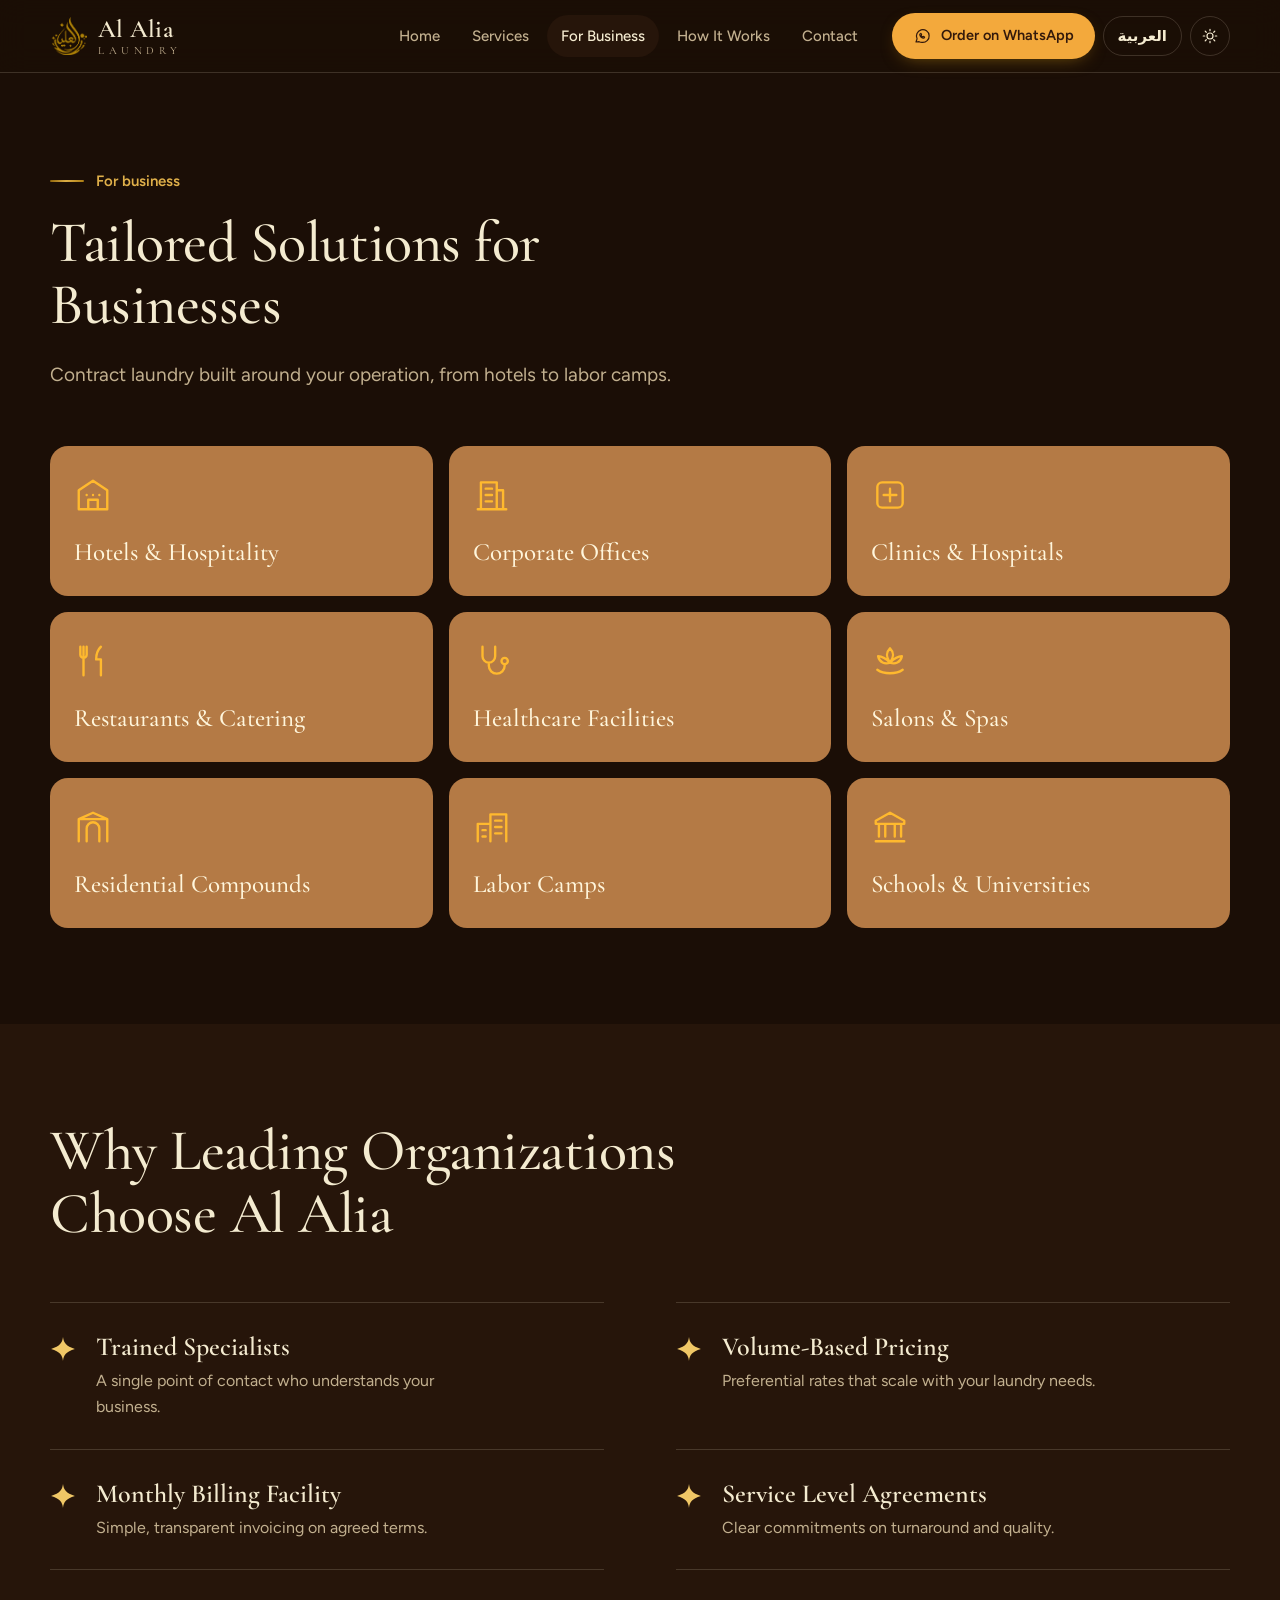
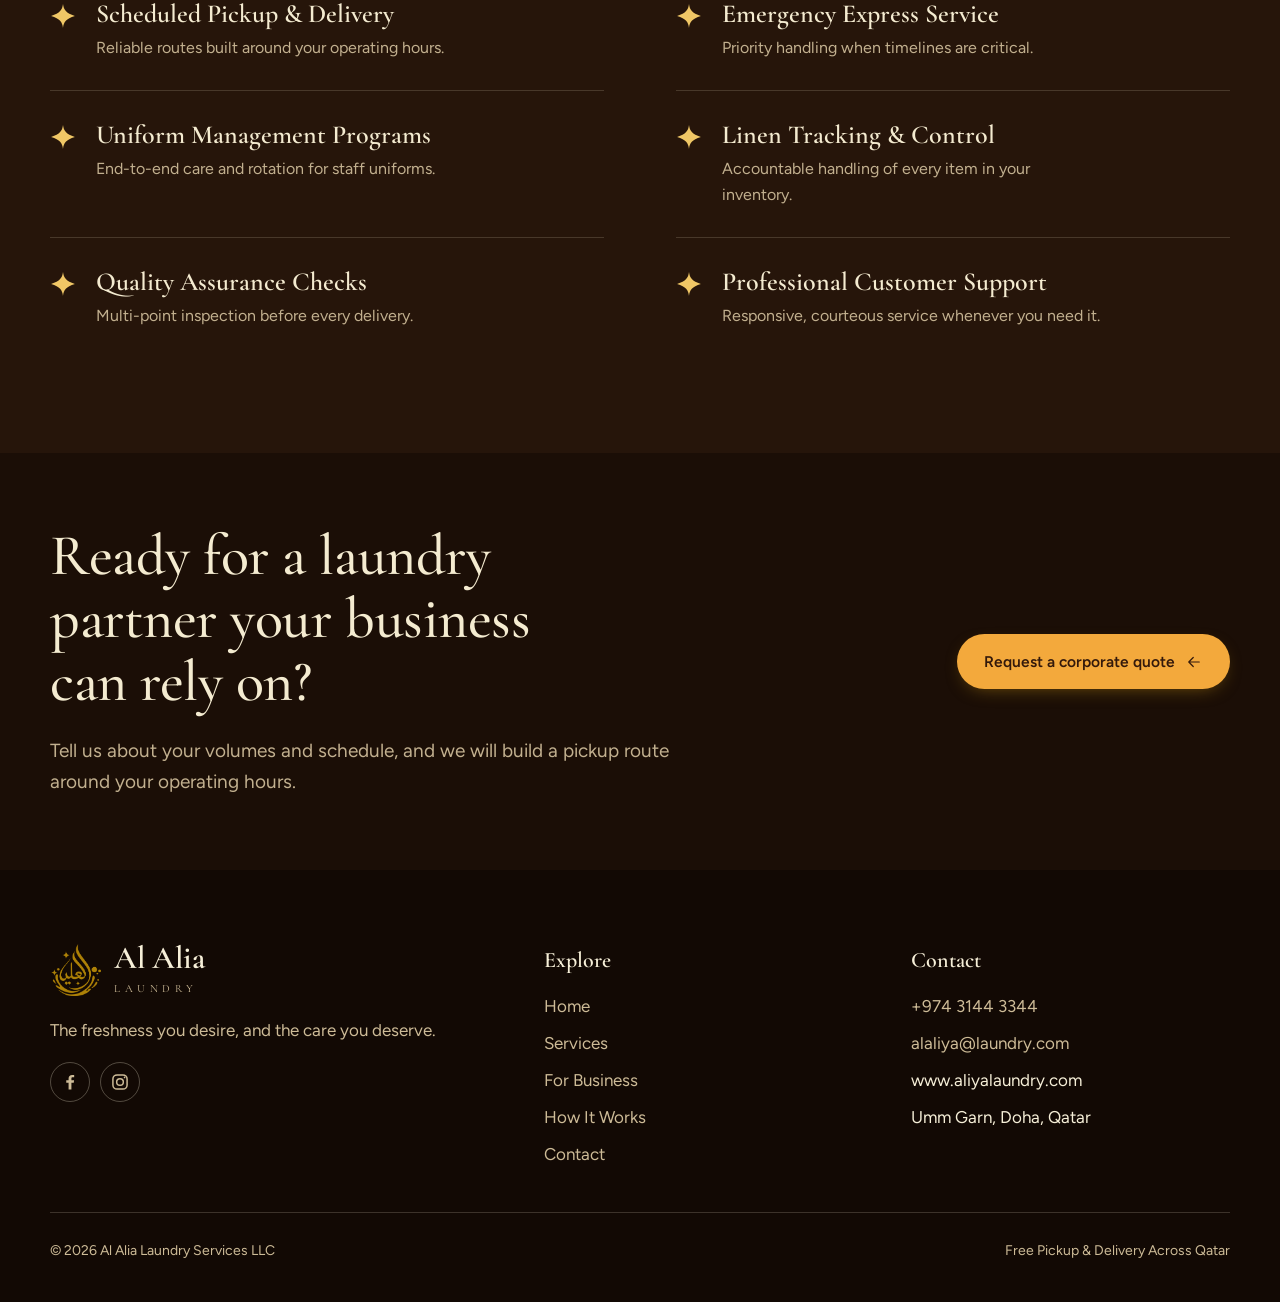
<file: business.html>
<!DOCTYPE html>
<html lang="en" dir="ltr">
<head>
  <meta charset="utf-8">
  <meta name="viewport" content="width=device-width, initial-scale=1, viewport-fit=cover">
  <title>Al Alia Laundry | Business</title>
  <meta name="description" content="Tailored laundry solutions for businesses across Qatar.">
  <link rel="preconnect" href="https://fonts.googleapis.com">
  <link rel="preconnect" href="https://fonts.gstatic.com" crossorigin>
  <link href="https://fonts.googleapis.com/css2?family=Aref+Ruqaa:wght@400;700&family=Cairo:wght@300;400;600;700&family=Cormorant+Garamond:wght@400;500;600&family=Figtree:wght@400;500;600;700&display=swap" rel="stylesheet">
  <script src="theme.js"></script>
  <link rel="stylesheet" href="styles.css">
</head>
<body data-page="business">
  <svg width="0" height="0" style="position:absolute" aria-hidden="true">
    <defs><linearGradient id="gg" x1="0" y1="0" x2="1" y2="1"><stop offset="0" stop-color="#8C6208"/><stop offset=".5" stop-color="#E0B24A"/><stop offset="1" stop-color="#A87A10"/></linearGradient></defs>
    <symbol id="i-hotel" viewBox="0 0 24 24"><path d="M3 21V9l9-6 9 6v12zM9 21v-6h6v6M8 12h.01M12 12h.01M16 12h.01"/></symbol>
    <symbol id="i-building" viewBox="0 0 24 24"><path d="M5 21V4h10v17M15 9h4v12M3 21h18M8 8h4M8 12h4M8 16h4"/></symbol>
    <symbol id="i-hospital" viewBox="0 0 24 24"><rect x="4" y="4" width="16" height="16" rx="3"/><path d="M12 8v8M8 12h8"/></symbol>
    <symbol id="i-utensils" viewBox="0 0 24 24"><path d="M6 3v8M4 3v5a2 2 0 004 0V3M6 11v10M17 3c-2.2 2-3 4.5-3 8h3v10"/></symbol>
    <symbol id="i-steth" viewBox="0 0 24 24"><path d="M6 3v6a4 4 0 008 0V3M10 13v2a5 5 0 0010 0v-1"/><circle cx="20" cy="12" r="2"/></symbol>
    <symbol id="i-lotus" viewBox="0 0 24 24"><path d="M12 4c2.2 2.2 3 4.6 0 9-3-4.4-2.2-6.8 0-9zM4.5 9c3.2 0 5.3 1.8 7.5 4-3.2 1.2-6.7 0-7.5-4zM19.5 9c-3.2 0-5.3 1.8-7.5 4 3.2 1.2 6.7 0 7.5-4zM4 17.5c4 3 12 3 16 0"/></symbol>
    <symbol id="i-gate" viewBox="0 0 24 24"><path d="M3 21V7h18v14M8 21v-8a4 4 0 018 0v8M3 7l9-4 9 4"/></symbol>
    <symbol id="i-school" viewBox="0 0 24 24"><path d="M12 3l9 5v2H3V8zM5 10v8M9 10v8M15 10v8M19 10v8M3 21h18"/></symbol>
    <symbol id="i-camp" viewBox="0 0 24 24"><path d="M3 21V10h8v11M11 21V4h10v17M6 14h2M6 18h2M14 8h4M14 12h4M14 16h4"/></symbol>
    <symbol id="i-chat" viewBox="0 0 24 24"><path d="M4 20l1.4-4.2A8.5 8.5 0 1112 20.5a8.6 8.6 0 01-3.9-.9z"/><path d="M9 9.5c0 3 2.5 5.500 5.500 5.500l1-1.500-2-1-1 .8a4 4 0 01-1.800-1.800l.8-1-1-2z"/></symbol>
    <symbol id="i-arrow" viewBox="0 0 24 24"><path d="M5 12h14M13 6l6 6-6 6"/></symbol>
    <symbol id="i-moon" viewBox="0 0 24 24"><path d="M20 14.5A8.500 8.500 0 019.500 4 8.500 8.500 0 1020 14.500z"/></symbol>
    <symbol id="i-sun" viewBox="0 0 24 24"><circle cx="12" cy="12" r="4"/><path d="M12 3v2M12 19v2M3 12h2M19 12h2M5.600 5.600l1.400 1.400M17 17l1.400 1.400M5.600 18.400L7 17M17 7l1.400-1.400"/></symbol>
    <symbol id="i-menu" viewBox="0 0 24 24"><path d="M4 7h16M4 12h16M4 17h16"/></symbol>
    <symbol id="i-x" viewBox="0 0 24 24"><path d="M6 6l12 12M18 6L6 18"/></symbol>
    <symbol id="spk" viewBox="0 0 24 24"><path d="M12 1c.7 5.300 2.700 8.500 11 11-8.300 2.500-10.300 5.700-11 11-.7-5.300-2.700-8.500-11-11C9.300 9.500 11.300 6.300 12 1z"/></symbol>
  </svg>

  <header class="hdr">
    <div class="wrap hdr-in">
      <a class="brand" href="index.html" aria-label="Al Alia Laundry"><img class="mark" src="img/logo.png" alt="Al Alia Laundry"><span class="brand-txt"><b>Al Alia</b><span>LAUNDRY</span></span></a>
      <nav class="main" id="nav" aria-label="Main">
        <a href="index.html" data-page="home" data-i="nav.home">Home</a>
        <a href="services.html" data-page="services" data-i="nav.services">Services</a>
        <a href="business.html" data-page="business" data-i="nav.business">For Business</a>
        <a href="how-it-works.html" data-page="how" data-i="nav.how">How It Works</a>
        <a href="contact.html" data-page="contact" data-i="nav.contact">Contact</a>
      </nav>
      <div class="tools">
        <a class="btn btn-gold btn-sm wa" href="#" target="_blank" rel="noopener"><svg class="ic"><use href="#i-chat"/></svg><span data-i="btn.wa">Order on WhatsApp</span></a>
        <button class="lang-btn" id="lang" type="button" aria-label="Language">العربية</button>
        <button class="icon-btn" id="theme" type="button" aria-label="Toggle theme"><svg class="ic"><use href="#i-moon"/></svg></button>
        <button class="icon-btn burger" id="burger" type="button" aria-label="Menu" aria-expanded="false"><svg class="ic"><use href="#i-menu"/></svg></button>
      </div>
    </div>
  </header>

  <main>
    <section class="sec">
      <div class="wrap">
        <div class="head">
          <div class="kicker" data-i="biz.eyebrow">For business</div>
          <h1 class="h2 wide" data-i="biz.title">Tailored Solutions for Businesses</h1>
          <p class="lead" data-i="biz.lead">Contract laundry built around your operation, from hotels to labor camps.</p>
        </div>
        <div class="sectors">
          <div class="sector"><svg class="ic"><use href="#i-hotel"/></svg><h3 data-i="b1">Hotels &amp; Hospitality</h3></div>
          <div class="sector"><svg class="ic"><use href="#i-building"/></svg><h3 data-i="b2">Corporate Offices</h3></div>
          <div class="sector"><svg class="ic"><use href="#i-hospital"/></svg><h3 data-i="b3">Clinics &amp; Hospitals</h3></div>
          <div class="sector"><svg class="ic"><use href="#i-utensils"/></svg><h3 data-i="b4">Restaurants &amp; Catering</h3></div>
          <div class="sector"><svg class="ic"><use href="#i-steth"/></svg><h3 data-i="b5">Healthcare Facilities</h3></div>
          <div class="sector"><svg class="ic"><use href="#i-lotus"/></svg><h3 data-i="b6">Salons &amp; Spas</h3></div>
          <div class="sector"><svg class="ic"><use href="#i-gate"/></svg><h3 data-i="b7">Residential Compounds</h3></div>
          <div class="sector"><svg class="ic"><use href="#i-camp"/></svg><h3 data-i="b8">Labor Camps</h3></div>
          <div class="sector"><svg class="ic"><use href="#i-school"/></svg><h3 data-i="b9">Schools &amp; Universities</h3></div>
        </div>
      </div>
    </section>

    <section class="sec band-alt">
      <div class="wrap">
        <div class="head"><h2 class="h2 wide" data-i="why.title">Why Leading Organizations Choose Al Alia</h2></div>
        <div class="why-grid">
          <div class="why"><svg class="spk"><use href="#spk"/></svg><div><h3 data-i="w1t">Trained Specialists</h3><p data-i="w1d">A single point of contact who understands your business.</p></div></div>
          <div class="why"><svg class="spk"><use href="#spk"/></svg><div><h3 data-i="w2t">Volume-Based Pricing</h3><p data-i="w2d">Preferential rates that scale with your laundry needs.</p></div></div>
          <div class="why"><svg class="spk"><use href="#spk"/></svg><div><h3 data-i="w3t">Monthly Billing Facility</h3><p data-i="w3d">Simple, transparent invoicing on agreed terms.</p></div></div>
          <div class="why"><svg class="spk"><use href="#spk"/></svg><div><h3 data-i="w4t">Service Level Agreements</h3><p data-i="w4d">Clear commitments on turnaround and quality.</p></div></div>
          <div class="why"><svg class="spk"><use href="#spk"/></svg><div><h3 data-i="w5t">Scheduled Pickup &amp; Delivery</h3><p data-i="w5d">Reliable routes built around your operating hours.</p></div></div>
          <div class="why"><svg class="spk"><use href="#spk"/></svg><div><h3 data-i="w6t">Emergency Express Service</h3><p data-i="w6d">Priority handling when timelines are critical.</p></div></div>
          <div class="why"><svg class="spk"><use href="#spk"/></svg><div><h3 data-i="w7t">Uniform Management Programs</h3><p data-i="w7d">End-to-end care and rotation for staff uniforms.</p></div></div>
          <div class="why"><svg class="spk"><use href="#spk"/></svg><div><h3 data-i="w8t">Linen Tracking &amp; Control</h3><p data-i="w8d">Accountable handling of every item in your inventory.</p></div></div>
          <div class="why"><svg class="spk"><use href="#spk"/></svg><div><h3 data-i="w9t">Quality Assurance Checks</h3><p data-i="w9d">Multi-point inspection before every delivery.</p></div></div>
          <div class="why"><svg class="spk"><use href="#spk"/></svg><div><h3 data-i="w10t">Professional Customer Support</h3><p data-i="w10d">Responsive, courteous service whenever you need it.</p></div></div>
        </div>
      </div>
    </section>

    <section class="sec-tight">
      <div class="wrap cta-block">
        <div>
          <h2 class="h2 wide" data-i="cta.title">Ready for a laundry partner your business can rely on?</h2>
          <p class="lead" data-i="cta.text">Tell us about your volumes and schedule, and we will build a pickup route around your operating hours.</p>
        </div>
        <a class="btn btn-gold" href="contact.html"><span data-i="btn.quote">Request a corporate quote</span><svg class="ic flip"><use href="#i-arrow"/></svg></a>
      </div>
    </section>
  </main>

  <footer>
    <div class="wrap">
      <div class="f-grid">
        <div>
          <div class="f-brand"><img class="mark" src="img/logo.png" alt="Al Alia Laundry"><div><b>Al Alia</b><span>LAUNDRY</span></div></div>
          <p data-i="tag.band">The freshness you desire, and the care you deserve.</p>
          <div class="social-links"><a class="social-link" href="https://www.facebook.com/profile.php?id=61595044253913" target="_blank" rel="noopener noreferrer" aria-label="Facebook" title="Facebook"><svg class="ic" viewBox="0 0 24 24" aria-hidden="true"><path d="M13.7 21v-8.2h2.8l.4-3h-3.2V7.9c0-.9.3-1.5 1.6-1.5H17V3.7c-.3 0-1.3-.1-2.5-.1-2.5 0-4.2 1.5-4.2 4.3v1.9H7.5v3h2.8V21z"/></svg></a><a class="social-link" href="https://www.instagram.com/alalia_laundry.qa?stkn=ZGMxdGd3Zmw3cGEw" target="_blank" rel="noopener noreferrer" aria-label="Instagram" title="Instagram"><svg class="ic instagram-icon" viewBox="0 0 24 24" aria-hidden="true"><rect x="3.5" y="3.5" width="17" height="17" rx="5"/><circle cx="12" cy="12" r="4"/><circle cx="17.5" cy="6.5" r="1"/></svg></a></div>
        </div>
        <div>
          <h4 data-i="foot.explore">Explore</h4>
          <ul>
            <li><a href="index.html" data-i="nav.home">Home</a></li>
            <li><a href="services.html" data-i="nav.services">Services</a></li>
            <li><a href="business.html" data-i="nav.business">For Business</a></li>
            <li><a href="how-it-works.html" data-i="nav.how">How It Works</a></li>
            <li><a href="contact.html" data-i="nav.contact">Contact</a></li>
          </ul>
        </div>
        <div>
          <h4 data-i="nav.contact">Contact</h4>
          <ul>
            <li><a class="wa" href="#">+974 3144 3344</a></li>
            <li><a href="mailto:alaliya@laundry.com">alaliya@laundry.com</a></li>
            <li><span>www.aliyalaundry.com</span></li>
            <li data-i="ct.loc.v">Umm Garn, Doha, Qatar</li>
          </ul>
        </div>
      </div>
      <div class="f-bottom"><span>© <span id="yr"></span> Al Alia Laundry Services LLC</span><span data-i="foot.line">Free Pickup &amp; Delivery Across Qatar</span></div>
    </div>
  </footer>

  <script src="script.js"></script>
  <script>document.getElementById('yr').textContent = new Date().getFullYear();</script>
</body>
</html>
</file>
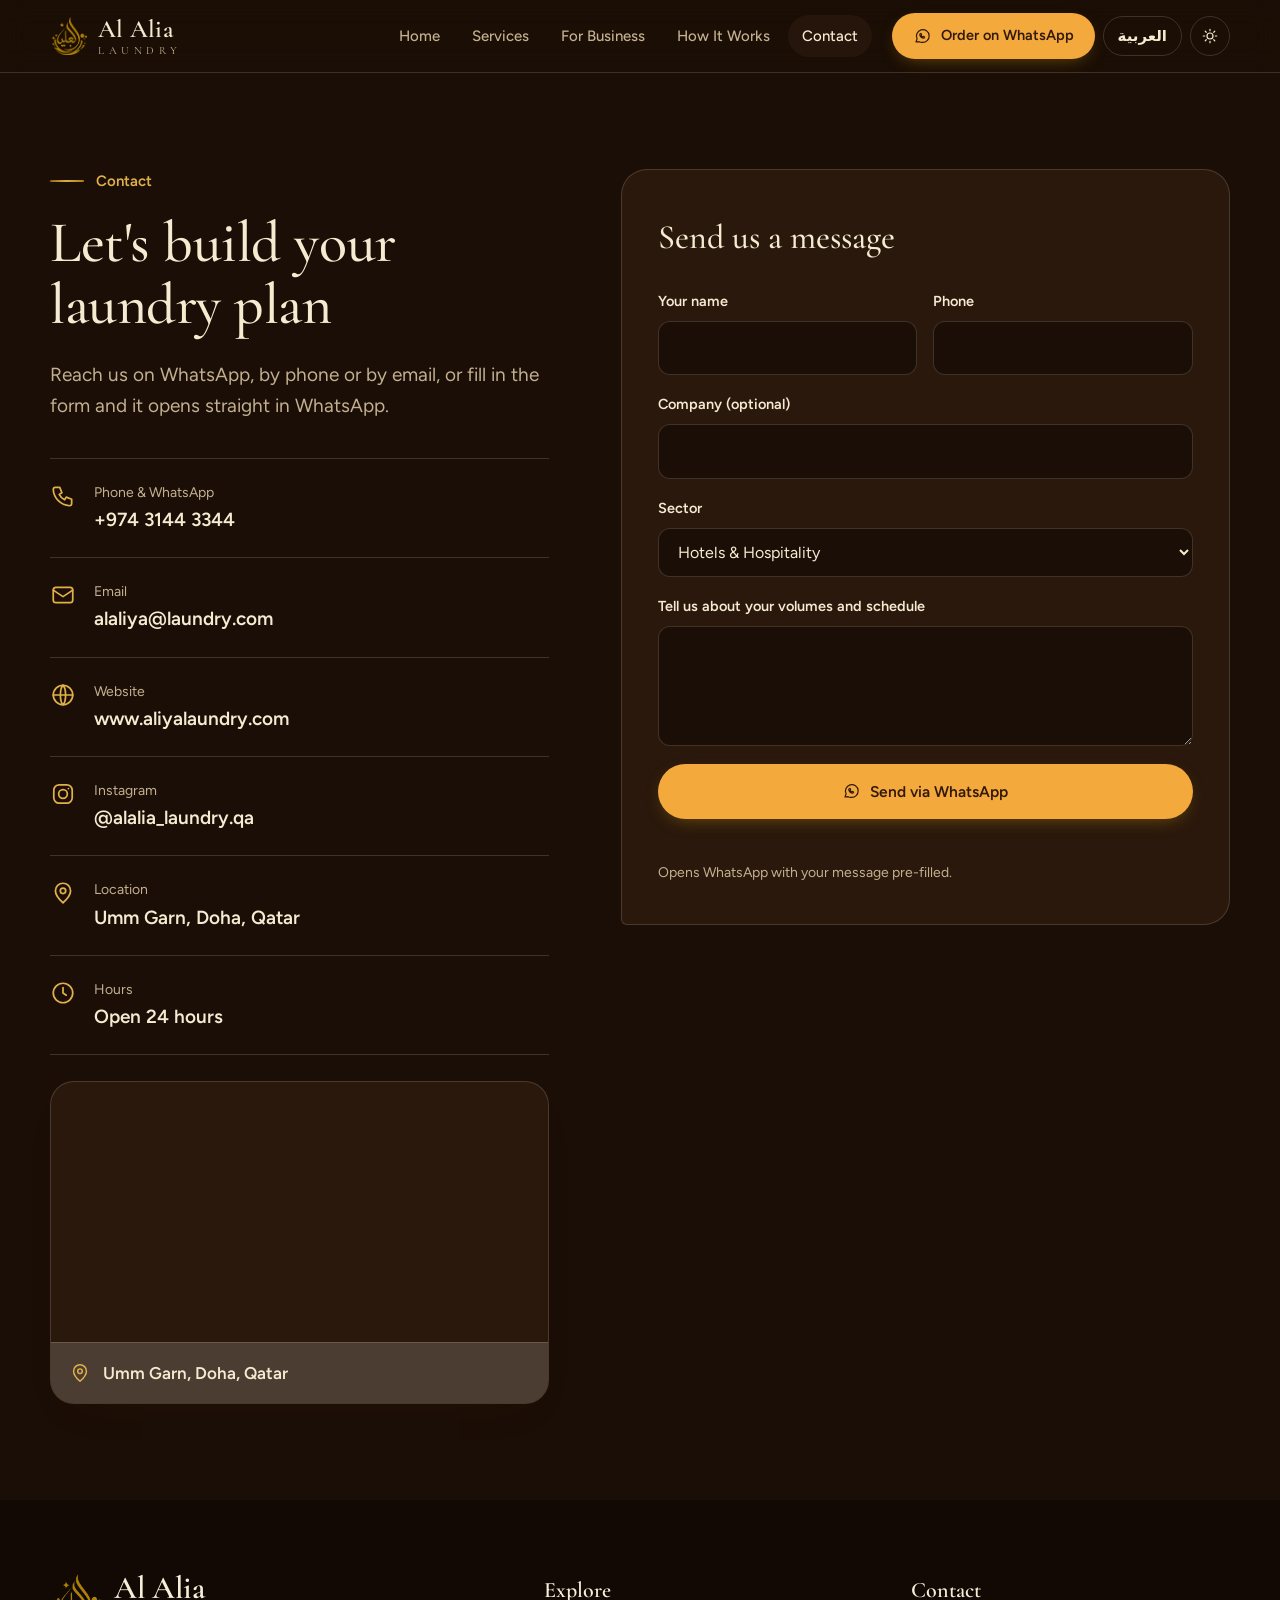
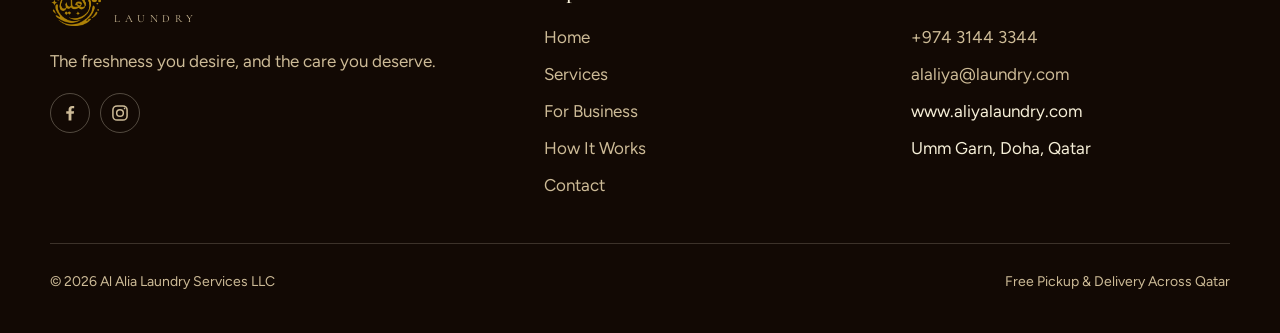
<file: contact.html>
<!DOCTYPE html>
<html lang="en" dir="ltr">
<head>
  <meta charset="utf-8">
  <meta name="viewport" content="width=device-width, initial-scale=1, viewport-fit=cover">
  <title>Al Alia Laundry | Contact</title>
  <meta name="description" content="Contact Al Alia Laundry in Qatar.">
  <link rel="preconnect" href="https://fonts.googleapis.com">
  <link rel="preconnect" href="https://fonts.gstatic.com" crossorigin>
  <link href="https://fonts.googleapis.com/css2?family=Aref+Ruqaa:wght@400;700&family=Cairo:wght@300;400;600;700&family=Cormorant+Garamond:wght@400;500;600&family=Figtree:wght@400;500;600;700&display=swap" rel="stylesheet">
  <script src="theme.js"></script>
  <link rel="stylesheet" href="styles.css">
</head>
<body data-page="contact">
  <svg width="0" height="0" style="position:absolute" aria-hidden="true">
    <defs><linearGradient id="gg" x1="0" y1="0" x2="1" y2="1"><stop offset="0" stop-color="#8C6208"/><stop offset=".5" stop-color="#E0B24A"/><stop offset="1" stop-color="#A87A10"/></linearGradient></defs>
    <symbol id="i-phone" viewBox="0 0 24 24"><path d="M5 4h4l2 5-2.5 1.5a11 11 0 005 5L15 13l5 2v4a2 2 0 01-2 2A16 16 0 013 6a2 2 0 012-2z"/></symbol>
    <symbol id="i-mail" viewBox="0 0 24 24"><rect x="3" y="5" width="18" height="14" rx="2.5"/><path d="M3 7.5l9 6 9-6"/></symbol>
    <symbol id="i-globe" viewBox="0 0 24 24"><circle cx="12" cy="12" r="9"/><path d="M3 12h18M12 3c3.2 3 3.2 15 0 18M12 3c-3.2 3-3.2 15 0 18"/></symbol>
    <symbol id="i-pin" viewBox="0 0 24 24"><path d="M12 21s7-6 7-11a7 7 0 10-14 0c0 5 7 11 7 11z"/><circle cx="12" cy="10" r="2.5"/></symbol>
    <symbol id="i-insta" viewBox="0 0 24 24"><rect x="3.5" y="3.5" width="17" height="17" rx="5"/><circle cx="12" cy="12" r="4"/><path d="M17 7h.01"/></symbol>
    <symbol id="i-chat" viewBox="0 0 24 24"><path d="M4 20l1.4-4.2A8.5 8.5 0 1112 20.5a8.6 8.6 0 01-3.9-.9z"/><path d="M9 9.5c0 3 2.5 5.500 5.500 5.500l1-1.500-2-1-1 .8a4 4 0 01-1.800-1.800l.8-1-1-2z"/></symbol>
    <symbol id="i-clock" viewBox="0 0 24 24"><circle cx="12" cy="12" r="9"/><path d="M12 7v5l3 2"/></symbol>
    <symbol id="i-moon" viewBox="0 0 24 24"><path d="M20 14.5A8.500 8.500 0 019.500 4 8.500 8.500 0 1020 14.500z"/></symbol>
    <symbol id="i-sun" viewBox="0 0 24 24"><circle cx="12" cy="12" r="4"/><path d="M12 3v2M12 19v2M3 12h2M19 12h2M5.600 5.600l1.400 1.400M17 17l1.400 1.400M5.600 18.400L7 17M17 7l1.400-1.400"/></symbol>
    <symbol id="i-menu" viewBox="0 0 24 24"><path d="M4 7h16M4 12h16M4 17h16"/></symbol>
    <symbol id="i-x" viewBox="0 0 24 24"><path d="M6 6l12 12M18 6L6 18"/></symbol>
  </svg>

  <header class="hdr">
    <div class="wrap hdr-in">
      <a class="brand" href="index.html" aria-label="Al Alia Laundry"><img class="mark" src="img/logo.png" alt="Al Alia Laundry"><span class="brand-txt"><b>Al Alia</b><span>LAUNDRY</span></span></a>
      <nav class="main" id="nav" aria-label="Main">
        <a href="index.html" data-page="home" data-i="nav.home">Home</a>
        <a href="services.html" data-page="services" data-i="nav.services">Services</a>
        <a href="business.html" data-page="business" data-i="nav.business">For Business</a>
        <a href="how-it-works.html" data-page="how" data-i="nav.how">How It Works</a>
        <a href="contact.html" data-page="contact" data-i="nav.contact">Contact</a>
      </nav>
      <div class="tools">
        <a class="btn btn-gold btn-sm wa" href="#" target="_blank" rel="noopener"><svg class="ic"><use href="#i-chat"/></svg><span data-i="btn.wa">Order on WhatsApp</span></a>
        <button class="lang-btn" id="lang" type="button" aria-label="Language">العربية</button>
        <button class="icon-btn" id="theme" type="button" aria-label="Toggle theme"><svg class="ic"><use href="#i-moon"/></svg></button>
        <button class="icon-btn burger" id="burger" type="button" aria-label="Menu" aria-expanded="false"><svg class="ic"><use href="#i-menu"/></svg></button>
      </div>
    </div>
  </header>

  <main>
    <section class="sec">
      <div class="wrap ct-grid">
        <div>
          <div class="kicker" data-i="ct.eyebrow">Contact</div>
          <h1 class="h2" data-i="ct.title">Let's build your laundry plan</h1>
          <p class="lead" data-i="ct.lead">Reach us on WhatsApp, by phone or by email, or fill in the form and it opens straight in WhatsApp.</p>
          <div class="ct-list">
            <a class="ct-item wa" href="#" target="_blank" rel="noopener"><svg class="ic"><use href="#i-phone"/></svg><span><small data-i="ct.phone">Phone &amp; WhatsApp</small><b>+974 3144 3344</b></span></a>
            <a class="ct-item" href="mailto:alaliya@laundry.com"><svg class="ic"><use href="#i-mail"/></svg><span><small data-i="ct.email">Email</small><b>alaliya@laundry.com</b></span></a>
            <a class="ct-item" href="https://www.aliyalaundry.com" target="_blank" rel="noopener"><svg class="ic"><use href="#i-globe"/></svg><span><small data-i="ct.web">Website</small><b>www.aliyalaundry.com</b></span></a>
            <a class="ct-item" href="https://www.instagram.com/alalia_laundry.qa" target="_blank" rel="noopener"><svg class="ic"><use href="#i-insta"/></svg><span><small data-i="ct.social">Instagram</small><b>@alalia_laundry.qa</b></span></a>
            <div class="ct-item"><svg class="ic"><use href="#i-pin"/></svg><span><small data-i="ct.loc">Location</small><b class="txt" data-i="ct.loc.v">Umm Garn, Doha, Qatar</b></span></div>
            <div class="ct-item"><svg class="ic"><use href="#i-clock"/></svg><span><small data-i="ct.hours">Hours</small><b class="txt" data-i="ct.hours.v">Open 24 hours</b></span></div>
          </div>

          <div class="map-box" aria-label="Map location for Umm Garn, Doha, Qatar">
            <iframe title="Map for Umm Garn, Doha, Qatar" loading="lazy" referrerpolicy="no-referrer-when-downgrade" data-map-src="https://www.google.com/maps?q=Umm%20Garn%20Doha%20Qatar&amp;output=embed"></iframe>
            <div class="map-note"><svg class="ic"><use href="#i-pin"/></svg><span data-i="ct.loc.v">Umm Garn, Doha, Qatar</span></div>
          </div>
        </div>

        <div class="form" role="group" aria-labelledby="ftitle">
          <h3 id="ftitle" data-i="form.title">Send us a message</h3>
          <div class="two">
            <div class="fld"><label for="f-name" data-i="form.name">Your name</label><input id="f-name" autocomplete="name"></div>
            <div class="fld"><label for="f-phone" data-i="form.phone">Phone</label><input id="f-phone" type="tel" autocomplete="tel" inputmode="tel"></div>
          </div>
          <div class="fld"><label for="f-co" data-i="form.company">Company (optional)</label><input id="f-co" autocomplete="organization"></div>
          <div class="fld"><label for="f-sector" data-i="form.sector">Sector</label><select id="f-sector"><option value="1" data-i="b1">Hotels &amp; Hospitality</option><option value="2" data-i="b2">Corporate Offices</option><option value="3" data-i="b3">Clinics &amp; Hospitals</option><option value="4" data-i="b4">Restaurants &amp; Catering</option><option value="5" data-i="b5">Healthcare Facilities</option><option value="6" data-i="b6">Salons &amp; Spas</option><option value="7" data-i="b7">Residential Compounds</option><option value="8" data-i="b8">Labor Camps</option><option value="9" data-i="b9">Schools &amp; Universities</option><option value="0" data-i="form.other">Other / Individual</option></select></div>
          <div class="fld"><label for="f-msg" data-i="form.msg">Tell us about your volumes and schedule</label><textarea id="f-msg"></textarea></div>
          <button class="btn btn-gold" id="send" type="button" style="width:100%;"><svg class="ic"><use href="#i-chat"/></svg><span data-i="form.send">Send via WhatsApp</span></button>
          <div class="err" id="err" role="alert"></div>
          <p class="note" data-i="form.note">Opens WhatsApp with your message pre-filled.</p>
        </div>
      </div>
    </section>
  </main>

  <footer>
    <div class="wrap">
      <div class="f-grid">
        <div>
          <div class="f-brand"><img class="mark" src="img/logo.png" alt="Al Alia Laundry"><div><b>Al Alia</b><span>LAUNDRY</span></div></div>
          <p data-i="tag.band">The freshness you desire, and the care you deserve.</p>
          <div class="social-links"><a class="social-link" href="https://www.facebook.com/profile.php?id=61595044253913" target="_blank" rel="noopener noreferrer" aria-label="Facebook" title="Facebook"><svg class="ic" viewBox="0 0 24 24" aria-hidden="true"><path d="M13.7 21v-8.2h2.8l.4-3h-3.2V7.9c0-.9.3-1.5 1.6-1.5H17V3.7c-.3 0-1.3-.1-2.5-.1-2.5 0-4.2 1.5-4.2 4.3v1.9H7.5v3h2.8V21z"/></svg></a><a class="social-link" href="https://www.instagram.com/alalia_laundry.qa?stkn=ZGMxdGd3Zmw3cGEw" target="_blank" rel="noopener noreferrer" aria-label="Instagram" title="Instagram"><svg class="ic instagram-icon" viewBox="0 0 24 24" aria-hidden="true"><rect x="3.5" y="3.5" width="17" height="17" rx="5"/><circle cx="12" cy="12" r="4"/><circle cx="17.5" cy="6.5" r="1"/></svg></a></div>
        </div>
        <div>
          <h4 data-i="foot.explore">Explore</h4>
          <ul>
            <li><a href="index.html" data-i="nav.home">Home</a></li>
            <li><a href="services.html" data-i="nav.services">Services</a></li>
            <li><a href="business.html" data-i="nav.business">For Business</a></li>
            <li><a href="how-it-works.html" data-i="nav.how">How It Works</a></li>
            <li><a href="contact.html" data-i="nav.contact">Contact</a></li>
          </ul>
        </div>
        <div>
          <h4 data-i="nav.contact">Contact</h4>
          <ul>
            <li><a class="wa" href="#">+974 3144 3344</a></li>
            <li><a href="mailto:alaliya@laundry.com">alaliya@laundry.com</a></li>
            <li><span>www.aliyalaundry.com</span></li>
            <li data-i="ct.loc.v">Umm Garn, Doha, Qatar</li>
          </ul>
        </div>
      </div>
      <div class="f-bottom"><span>© <span id="yr"></span> Al Alia Laundry Services LLC</span><span data-i="foot.line">Free Pickup &amp; Delivery Across Qatar</span></div>
    </div>
  </footer>

  <script src="script.js"></script>
  <script>document.getElementById('yr').textContent = new Date().getFullYear();</script>
</body>
</html>
</file>
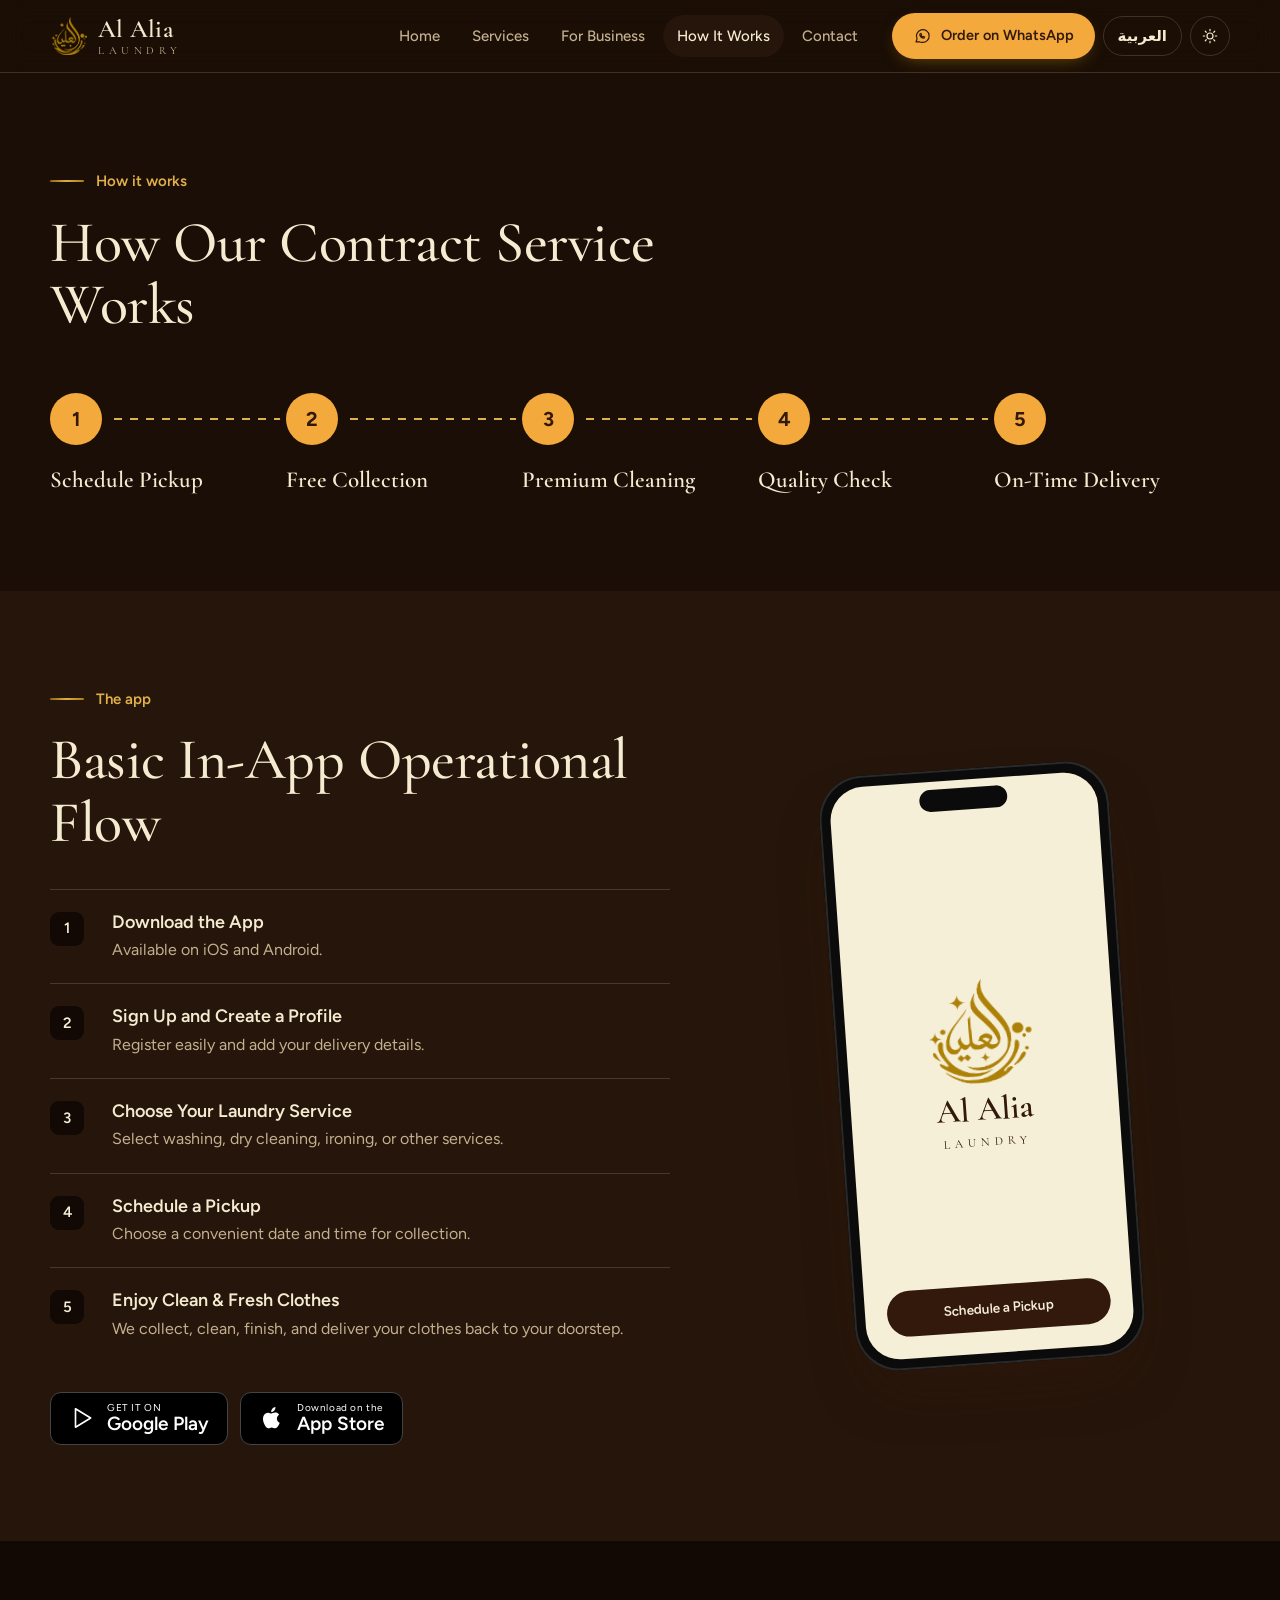
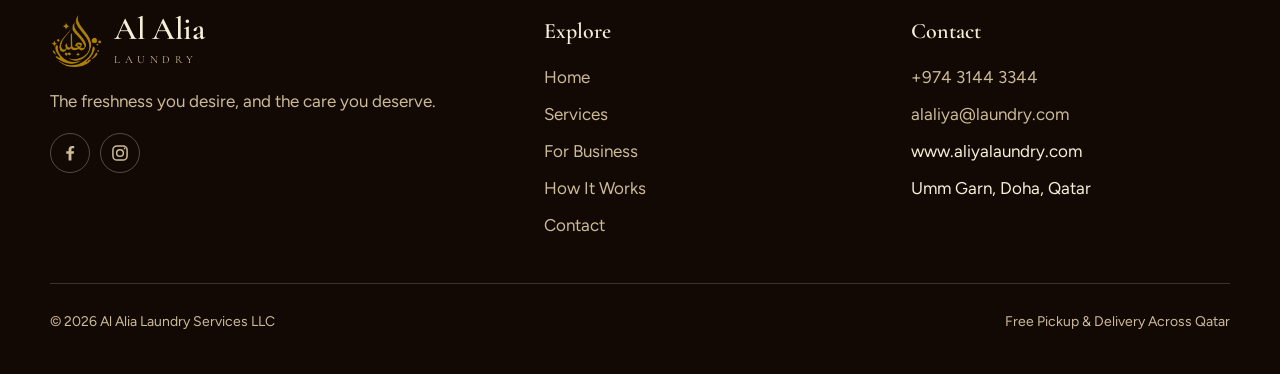
<file: how-it-works.html>
<!DOCTYPE html>
<html lang="en" dir="ltr">
<head>
  <meta charset="utf-8">
  <meta name="viewport" content="width=device-width, initial-scale=1, viewport-fit=cover">
  <title>Al Alia Laundry | How It Works</title>
  <meta name="description" content="How our contract laundry and pickup service works.">
  <link rel="preconnect" href="https://fonts.googleapis.com">
  <link rel="preconnect" href="https://fonts.gstatic.com" crossorigin>
  <link href="https://fonts.googleapis.com/css2?family=Aref+Ruqaa:wght@400;700&family=Cairo:wght@300;400;600;700&family=Cormorant+Garamond:wght@400;500;600&family=Figtree:wght@400;500;600;700&display=swap" rel="stylesheet">
  <script src="theme.js"></script>
  <link rel="stylesheet" href="styles.css">
</head>
<body data-page="how">
  <svg width="0" height="0" style="position:absolute" aria-hidden="true">
    <defs><linearGradient id="gg" x1="0" y1="0" x2="1" y2="1"><stop offset="0" stop-color="#8C6208"/><stop offset=".5" stop-color="#E0B24A"/><stop offset="1" stop-color="#A87A10"/></linearGradient></defs>
    <symbol id="i-chat" viewBox="0 0 24 24"><path d="M4 20l1.4-4.2A8.5 8.5 0 1112 20.5a8.6 8.6 0 01-3.9-.9z"/><path d="M9 9.5c0 3 2.5 5.500 5.500 5.500l1-1.500-2-1-1 .8a4 4 0 01-1.800-1.800l.8-1-1-2z"/></symbol>
    <symbol id="i-arrow" viewBox="0 0 24 24"><path d="M5 12h14M13 6l6 6-6 6"/></symbol>
    <symbol id="i-moon" viewBox="0 0 24 24"><path d="M20 14.5A8.500 8.500 0 019.500 4 8.500 8.500 0 1020 14.500z"/></symbol>
    <symbol id="i-sun" viewBox="0 0 24 24"><circle cx="12" cy="12" r="4"/><path d="M12 3v2M12 19v2M3 12h2M19 12h2M5.600 5.600l1.400 1.400M17 17l1.400 1.400M5.600 18.400L7 17M17 7l1.400-1.400"/></symbol>
    <symbol id="i-menu" viewBox="0 0 24 24"><path d="M4 7h16M4 12h16M4 17h16"/></symbol>
    <symbol id="i-x" viewBox="0 0 24 24"><path d="M6 6l12 12M18 6L6 18"/></symbol>
    <symbol id="i-play" viewBox="0 0 24 24"><path d="M6 3.500v17l14-8.500z"/></symbol>
    <symbol id="i-apple" viewBox="0 0 24 24"><path d="M16.500 12.500c0-2.500 2-3.500 2.100-3.600-1.100-1.700-2.900-1.900-3.500-1.900-1.500-.15-2.900.9-3.600.9s-1.900-.85-3.100-.8c-1.600 0-3.100.95-3.900 2.400-1.700 2.900-.45 7.200 1.200 9.600.8 1.200 1.700 2.500 3 2.400 1.200-.05 1.700-.8 3.100-.8s1.800.8 3.100.75c1.300 0 2.100-1.200 2.900-2.300.9-1.300 1.300-2.600 1.300-2.700-.05 0-2.600-1-2.600-3.950zM14.200 5c.7-.85 1.100-2 1-3.100-1 .05-2.200.65-2.900 1.500-.6.700-1.200 1.900-1.050 3 1.100.1 2.200-.55 2.950-1.400z" style="fill:currentColor;stroke:none"/></symbol>
  </svg>

  <header class="hdr">
    <div class="wrap hdr-in">
      <a class="brand" href="index.html" aria-label="Al Alia Laundry"><img class="mark" src="img/logo.png" alt="Al Alia Laundry"><span class="brand-txt"><b>Al Alia</b><span>LAUNDRY</span></span></a>
      <nav class="main" id="nav" aria-label="Main">
        <a href="index.html" data-page="home" data-i="nav.home">Home</a>
        <a href="services.html" data-page="services" data-i="nav.services">Services</a>
        <a href="business.html" data-page="business" data-i="nav.business">For Business</a>
        <a href="how-it-works.html" data-page="how" data-i="nav.how">How It Works</a>
        <a href="contact.html" data-page="contact" data-i="nav.contact">Contact</a>
      </nav>
      <div class="tools">
        <a class="btn btn-gold btn-sm wa" href="#" target="_blank" rel="noopener"><svg class="ic"><use href="#i-chat"/></svg><span data-i="btn.wa">Order on WhatsApp</span></a>
        <button class="lang-btn" id="lang" type="button" aria-label="Language">العربية</button>
        <button class="icon-btn" id="theme" type="button" aria-label="Toggle theme"><svg class="ic"><use href="#i-moon"/></svg></button>
        <button class="icon-btn burger" id="burger" type="button" aria-label="Menu" aria-expanded="false"><svg class="ic"><use href="#i-menu"/></svg></button>
      </div>
    </div>
  </header>

  <main>
    <section class="sec">
      <div class="wrap">
        <div class="head">
          <div class="kicker" data-i="how.eyebrow">How it works</div>
          <h1 class="h2 wide" data-i="how.title">How Our Contract Service Works</h1>
        </div>
        <div class="steps">
          <div class="step"><span class="n">1</span><h3 data-i="c1">Schedule Pickup</h3></div>
          <div class="step"><span class="n">2</span><h3 data-i="c2">Free Collection</h3></div>
          <div class="step"><span class="n">3</span><h3 data-i="c3">Premium Cleaning</h3></div>
          <div class="step"><span class="n">4</span><h3 data-i="c4">Quality Check</h3></div>
          <div class="step"><span class="n">5</span><h3 data-i="c5">On-Time Delivery</h3></div>
        </div>
      </div>
    </section>

    <section class="sec band-alt">
      <div class="wrap app-grid">
        <div>
          <div class="kicker" data-i="app.eyebrow">The app</div>
          <h2 class="h2 wide" data-i="app.title">Basic In-App Operational Flow</h2>
          <div class="app-steps">
            <div class="astep"><span class="n">1</span><div><h3 data-i="a1t">Download the App</h3><p data-i="a1d">Available on iOS and Android.</p></div></div>
            <div class="astep"><span class="n">2</span><div><h3 data-i="a2t">Sign Up and Create a Profile</h3><p data-i="a2d">Register easily and add your delivery details.</p></div></div>
            <div class="astep"><span class="n">3</span><div><h3 data-i="a3t">Choose Your Laundry Service</h3><p data-i="a3d">Select washing, dry cleaning, ironing, or other services.</p></div></div>
            <div class="astep"><span class="n">4</span><div><h3 data-i="a4t">Schedule a Pickup</h3><p data-i="a4d">Choose a convenient date and time for collection.</p></div></div>
            <div class="astep"><span class="n">5</span><div><h3 data-i="a5t">Enjoy Clean &amp; Fresh Clothes</h3><p data-i="a5d">We collect, clean, finish, and deliver your clothes back to your doorstep.</p></div></div>
          </div>
          <div class="stores">
            <a class="store" href="#" data-store="play"><svg class="ic"><use href="#i-play"/></svg><span><small data-i="app.play.pre">GET IT ON</small><b>Google Play</b></span></a>
            <a class="store" href="#" data-store="apple"><svg class="ic" style="stroke:none;fill:#fff"><use href="#i-apple"/></svg><span><small data-i="app.apple.pre">Download on the</small><b>App Store</b></span></a>
          </div>
        </div>
        <div class="phone-wrap" aria-hidden="true">
          <div class="phone"><div class="screen"><img class="mark" src="img/logo.png" alt="Al Alia Laundry"><b>Al Alia</b><span>LAUNDRY</span><div class="bar" data-i="a4t">Schedule a Pickup</div></div></div>
        </div>
      </div>
    </section>
  </main>

  <footer>
    <div class="wrap">
      <div class="f-grid">
        <div>
          <div class="f-brand"><img class="mark" src="img/logo.png" alt="Al Alia Laundry"><div><b>Al Alia</b><span>LAUNDRY</span></div></div>
          <p data-i="tag.band">The freshness you desire, and the care you deserve.</p>
          <div class="social-links"><a class="social-link" href="https://www.facebook.com/profile.php?id=61595044253913" target="_blank" rel="noopener noreferrer" aria-label="Facebook" title="Facebook"><svg class="ic" viewBox="0 0 24 24" aria-hidden="true"><path d="M13.7 21v-8.2h2.8l.4-3h-3.2V7.9c0-.9.3-1.5 1.6-1.5H17V3.7c-.3 0-1.3-.1-2.5-.1-2.5 0-4.2 1.5-4.2 4.3v1.9H7.5v3h2.8V21z"/></svg></a><a class="social-link" href="https://www.instagram.com/alalia_laundry.qa?stkn=ZGMxdGd3Zmw3cGEw" target="_blank" rel="noopener noreferrer" aria-label="Instagram" title="Instagram"><svg class="ic instagram-icon" viewBox="0 0 24 24" aria-hidden="true"><rect x="3.5" y="3.5" width="17" height="17" rx="5"/><circle cx="12" cy="12" r="4"/><circle cx="17.5" cy="6.5" r="1"/></svg></a></div>
        </div>
        <div>
          <h4 data-i="foot.explore">Explore</h4>
          <ul>
            <li><a href="index.html" data-i="nav.home">Home</a></li>
            <li><a href="services.html" data-i="nav.services">Services</a></li>
            <li><a href="business.html" data-i="nav.business">For Business</a></li>
            <li><a href="how-it-works.html" data-i="nav.how">How It Works</a></li>
            <li><a href="contact.html" data-i="nav.contact">Contact</a></li>
          </ul>
        </div>
        <div>
          <h4 data-i="nav.contact">Contact</h4>
          <ul>
            <li><a class="wa" href="#">+974 3144 3344</a></li>
            <li><a href="mailto:alaliya@laundry.com">alaliya@laundry.com</a></li>
            <li><span>www.aliyalaundry.com</span></li>
            <li data-i="ct.loc.v">Umm Garn, Doha, Qatar</li>
          </ul>
        </div>
      </div>
      <div class="f-bottom"><span>© <span id="yr"></span> Al Alia Laundry Services LLC</span><span data-i="foot.line">Free Pickup &amp; Delivery Across Qatar</span></div>
    </div>
  </footer>

  <script src="script.js"></script>
  <script>document.getElementById('yr').textContent = new Date().getFullYear();</script>
</body>
</html>
</file>
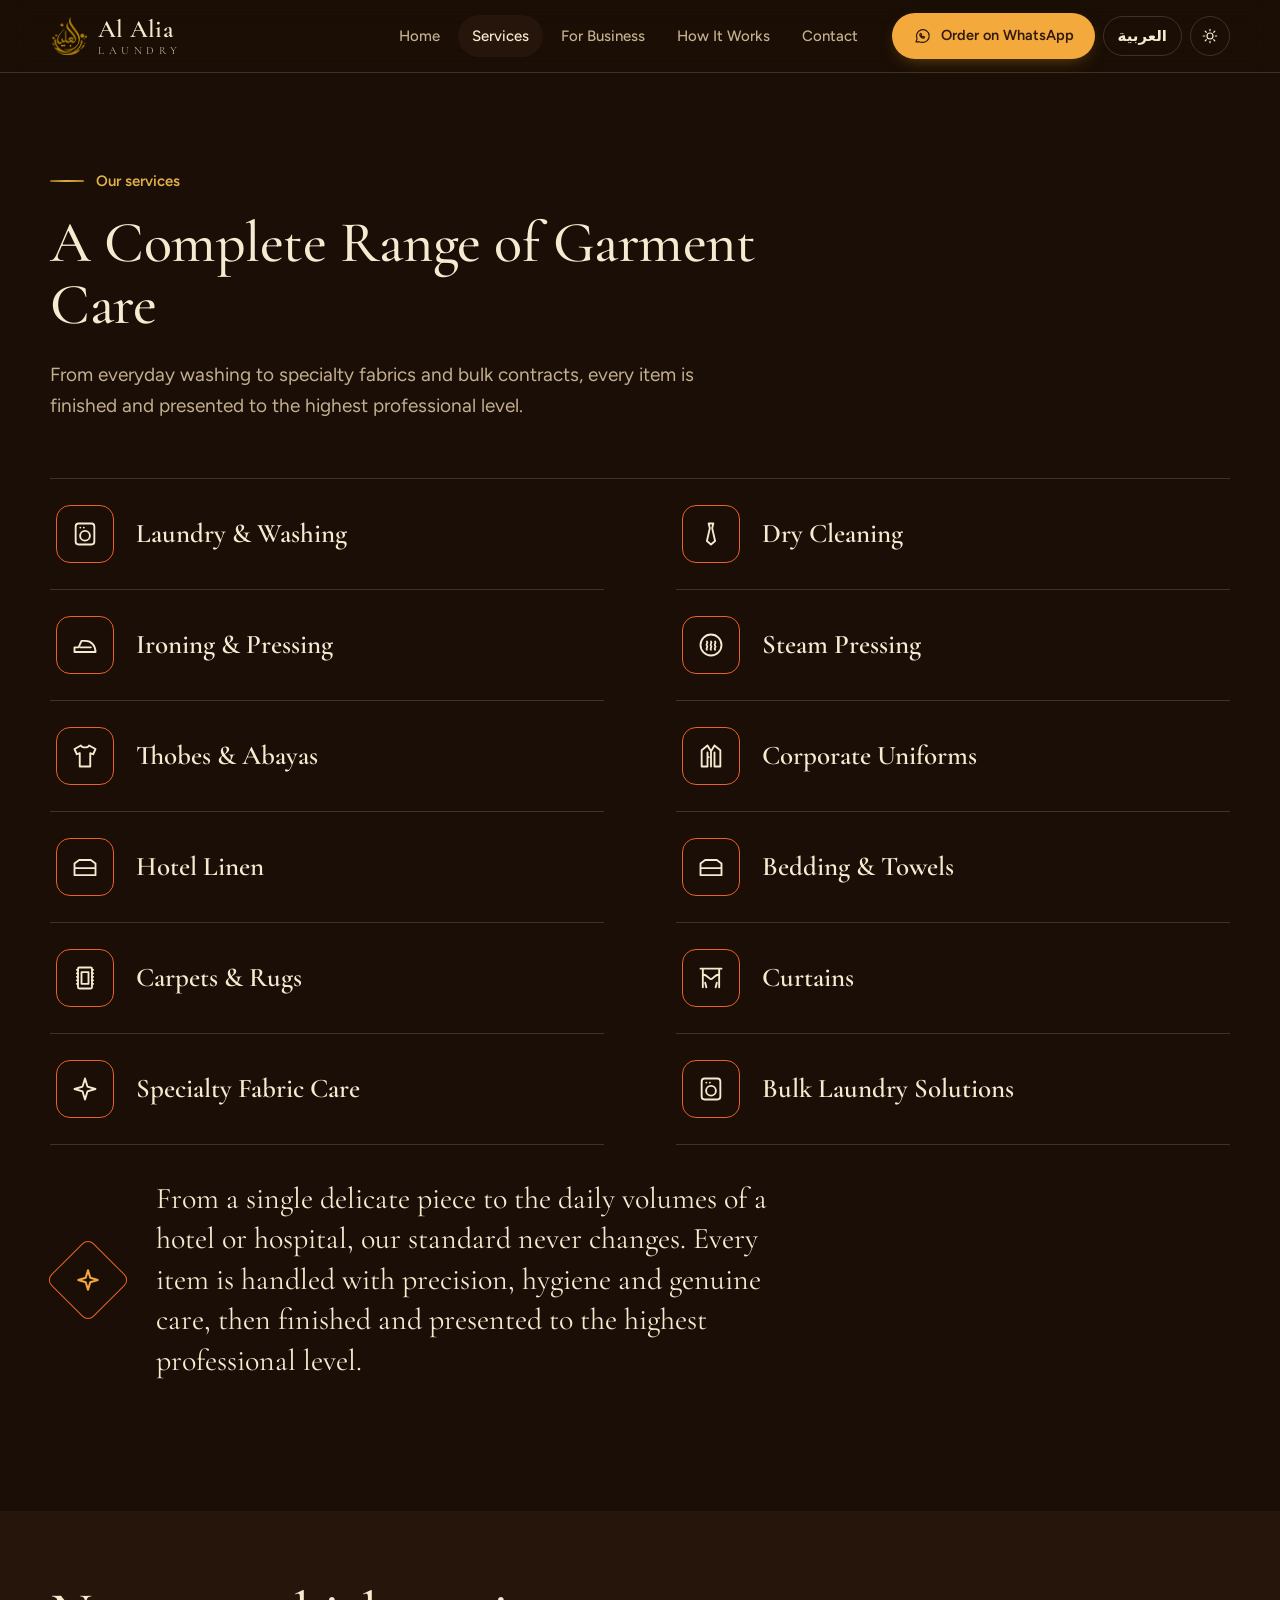
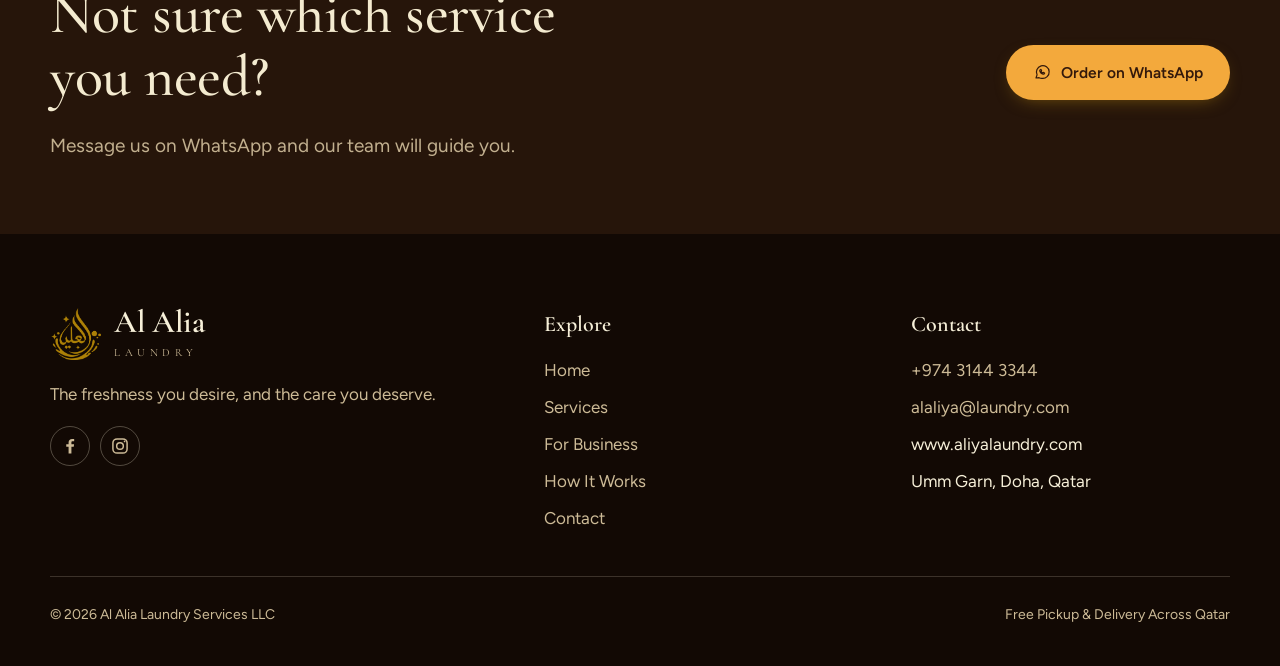
<file: services.html>
<!DOCTYPE html>
<html lang="en" dir="ltr">
<head>
  <meta charset="utf-8">
  <meta name="viewport" content="width=device-width, initial-scale=1, viewport-fit=cover">
  <title>Al Alia Laundry | Services</title>
  <meta name="description" content="Laundry and garment care services in Qatar.">
  <link rel="preconnect" href="https://fonts.googleapis.com">
  <link rel="preconnect" href="https://fonts.gstatic.com" crossorigin>
  <link href="https://fonts.googleapis.com/css2?family=Aref+Ruqaa:wght@400;700&family=Cairo:wght@300;400;600;700&family=Cormorant+Garamond:wght@400;500;600&family=Figtree:wght@400;500;600;700&display=swap" rel="stylesheet">
  <script src="theme.js"></script>
  <link rel="stylesheet" href="styles.css">
</head>
<body data-page="services">
  <svg width="0" height="0" style="position:absolute" aria-hidden="true">
    <defs><linearGradient id="gg" x1="0" y1="0" x2="1" y2="1"><stop offset="0" stop-color="#8C6208"/><stop offset=".5" stop-color="#E0B24A"/><stop offset="1" stop-color="#A87A10"/></linearGradient></defs>
    <symbol id="i-washer" viewBox="0 0 24 24"><rect x="4" y="3" width="16" height="18" rx="2.5"/><circle cx="12" cy="13.5" r="4.2"/><path d="M8 6.5h.01M11 6.5h.01"/></symbol>
    <symbol id="i-tie" viewBox="0 0 24 24"><path d="M10 3h4l-1 4 2.5 11-3.5 3-3.5-3L11 7z"/></symbol>
    <symbol id="i-iron" viewBox="0 0 24 24"><path d="M3 18h18c0-5.5-3.5-9.5-8.5-9.5H9L6.5 14H3z"/><path d="M8 14h9"/></symbol>
    <symbol id="i-steam" viewBox="0 0 24 24"><circle cx="12" cy="12" r="9"/><path d="M8.5 9c1.4 1.2-1.4 2.4 0 3.6s-1.4 2.4 0 3.4M12 9c1.4 1.2-1.4 2.4 0 3.6s-1.4 2.4 0 3.4M15.5 9c1.4 1.2-1.4 2.4 0 3.6s-1.4 2.4 0 3.4"/></symbol>
    <symbol id="i-shirt" viewBox="0 0 24 24"><path d="M8.5 3L3 6l2 4.5 2.5-1V21h9V9.5l2.5 1L21 6l-5.5-3c-.8 2.2-6.2 2.2-7 0z"/></symbol>
    <symbol id="i-jacket" viewBox="0 0 24 24"><path d="M9 3L4 7v14h5V9M15 3l5 4v14h-5V9M9 3l3 5 3-5M12 8v13M10 13h.01"/></symbol>
    <symbol id="i-curtain" viewBox="0 0 24 24"><path d="M3 4h18M5 4v16M19 4v16M5 9c4 0 5 4 7 4M19 9c-4 0-5 4-7 4M8 20l-1-4M16 20l1-4"/></symbol>
    <symbol id="i-rug" viewBox="0 0 24 24"><rect x="6" y="3" width="12" height="18" rx="1"/><rect x="9" y="7" width="6" height="10"/><path d="M5 5h1M5 8h1M5 11h1M5 14h1M5 17h1M18 5h1M18 8h1M18 11h1M18 14h1M18 17h1"/></symbol>
    <symbol id="i-bed" viewBox="0 0 24 24"><path d="M3 19V9l4-3h10l4 3v10zM3 13h18"/></symbol>
    <symbol id="i-sparkle" viewBox="0 0 24 24"><path d="M12 3l2.1 6.9L21 12l-6.9 2.1L12 21l-2.1-6.9L3 12l6.9-2.1z"/></symbol>
    <symbol id="i-chat" viewBox="0 0 24 24"><path d="M4 20l1.4-4.2A8.5 8.5 0 1112 20.5a8.6 8.6 0 01-3.9-.9z"/><path d="M9 9.5c0 3 2.5 5.500 5.500 5.500l1-1.500-2-1-1 .8a4 4 0 01-1.800-1.800l.8-1-1-2z"/></symbol>
    <symbol id="i-arrow" viewBox="0 0 24 24"><path d="M5 12h14M13 6l6 6-6 6"/></symbol>
    <symbol id="i-moon" viewBox="0 0 24 24"><path d="M20 14.5A8.500 8.500 0 019.500 4 8.500 8.500 0 1020 14.500z"/></symbol>
    <symbol id="i-sun" viewBox="0 0 24 24"><circle cx="12" cy="12" r="4"/><path d="M12 3v2M12 19v2M3 12h2M19 12h2M5.600 5.600l1.400 1.400M17 17l1.400 1.400M5.600 18.400L7 17M17 7l1.400-1.400"/></symbol>
    <symbol id="i-menu" viewBox="0 0 24 24"><path d="M4 7h16M4 12h16M4 17h16"/></symbol>
    <symbol id="i-x" viewBox="0 0 24 24"><path d="M6 6l12 12M18 6L6 18"/></symbol>
  </svg>

  <header class="hdr">
    <div class="wrap hdr-in">
      <a class="brand" href="index.html" aria-label="Al Alia Laundry"><img class="mark" src="img/logo.png" alt="Al Alia Laundry"><span class="brand-txt"><b>Al Alia</b><span>LAUNDRY</span></span></a>
      <nav class="main" id="nav" aria-label="Main">
        <a href="index.html" data-page="home" data-i="nav.home">Home</a>
        <a href="services.html" data-page="services" data-i="nav.services">Services</a>
        <a href="business.html" data-page="business" data-i="nav.business">For Business</a>
        <a href="how-it-works.html" data-page="how" data-i="nav.how">How It Works</a>
        <a href="contact.html" data-page="contact" data-i="nav.contact">Contact</a>
      </nav>
      <div class="tools">
        <a class="btn btn-gold btn-sm wa" href="#" target="_blank" rel="noopener"><svg class="ic"><use href="#i-chat"/></svg><span data-i="btn.wa">Order on WhatsApp</span></a>
        <button class="lang-btn" id="lang" type="button" aria-label="Language">العربية</button>
        <button class="icon-btn" id="theme" type="button" aria-label="Toggle theme"><svg class="ic"><use href="#i-moon"/></svg></button>
        <button class="icon-btn burger" id="burger" type="button" aria-label="Menu" aria-expanded="false"><svg class="ic"><use href="#i-menu"/></svg></button>
      </div>
    </div>
  </header>

  <main>
    <section class="sec">
      <div class="wrap">
        <div class="head">
          <div class="kicker" data-i="svc.eyebrow">Our services</div>
          <h1 class="h2 wide" data-i="svc.title">A Complete Range of Garment Care</h1>
          <p class="lead" data-i="svc.lead">From everyday washing to specialty fabrics and bulk contracts, every item is finished and presented to the highest professional level.</p>
        </div>
        <div class="svc-list">
          <div class="svc"><div class="tile"><svg class="ic"><use href="#i-washer"/></svg></div><h3 data-i="s1">Laundry &amp; Washing</h3></div>
          <div class="svc"><div class="tile"><svg class="ic"><use href="#i-tie"/></svg></div><h3 data-i="s2">Dry Cleaning</h3></div>
          <div class="svc"><div class="tile"><svg class="ic"><use href="#i-iron"/></svg></div><h3 data-i="s3">Ironing &amp; Pressing</h3></div>
          <div class="svc"><div class="tile"><svg class="ic"><use href="#i-steam"/></svg></div><h3 data-i="s4">Steam Pressing</h3></div>
          <div class="svc"><div class="tile"><svg class="ic"><use href="#i-shirt"/></svg></div><h3 data-i="s5">Thobes &amp; Abayas</h3></div>
          <div class="svc"><div class="tile"><svg class="ic"><use href="#i-jacket"/></svg></div><h3 data-i="s6">Corporate Uniforms</h3></div>
          <div class="svc"><div class="tile"><svg class="ic"><use href="#i-bed"/></svg></div><h3 data-i="s7">Hotel Linen</h3></div>
          <div class="svc"><div class="tile"><svg class="ic"><use href="#i-bed"/></svg></div><h3 data-i="s8">Bedding &amp; Towels</h3></div>
          <div class="svc"><div class="tile"><svg class="ic"><use href="#i-rug"/></svg></div><h3 data-i="s9">Carpets &amp; Rugs</h3></div>
          <div class="svc"><div class="tile"><svg class="ic"><use href="#i-curtain"/></svg></div><h3 data-i="s10">Curtains</h3></div>
          <div class="svc"><div class="tile"><svg class="ic"><use href="#i-sparkle"/></svg></div><h3 data-i="s11">Specialty Fabric Care</h3></div>
          <div class="svc"><div class="tile"><svg class="ic"><use href="#i-washer"/></svg></div><h3 data-i="s12">Bulk Laundry Solutions</h3></div>
        </div>
        <div class="finish">
          <div class="diamond"><svg class="ic"><use href="#i-sparkle"/></svg></div>
          <p data-i="about.text">From a single delicate piece to the daily volumes of a hotel or hospital, our standard never changes.</p>
        </div>
      </div>
    </section>

    <section class="sec-tight band-alt">
      <div class="wrap cta-block">
        <div>
          <h2 class="h2 wide" data-i="svc.cta.t">Not sure which service you need?</h2>
          <p class="lead" data-i="svc.cta.d">Message us on WhatsApp and our team will guide you.</p>
        </div>
        <a class="btn btn-gold wa" href="#" target="_blank" rel="noopener"><svg class="ic"><use href="#i-chat"/></svg><span data-i="btn.wa">Order on WhatsApp</span></a>
      </div>
    </section>
  </main>

  <footer>
    <div class="wrap">
      <div class="f-grid">
        <div>
          <div class="f-brand"><img class="mark" src="img/logo.png" alt="Al Alia Laundry"><div><b>Al Alia</b><span>LAUNDRY</span></div></div>
          <p data-i="tag.band">The freshness you desire, and the care you deserve.</p>
          <div class="social-links"><a class="social-link" href="https://www.facebook.com/profile.php?id=61595044253913" target="_blank" rel="noopener noreferrer" aria-label="Facebook" title="Facebook"><svg class="ic" viewBox="0 0 24 24" aria-hidden="true"><path d="M13.7 21v-8.2h2.8l.4-3h-3.2V7.9c0-.9.3-1.5 1.6-1.5H17V3.7c-.3 0-1.3-.1-2.5-.1-2.5 0-4.2 1.5-4.2 4.3v1.9H7.5v3h2.8V21z"/></svg></a><a class="social-link" href="https://www.instagram.com/alalia_laundry.qa?stkn=ZGMxdGd3Zmw3cGEw" target="_blank" rel="noopener noreferrer" aria-label="Instagram" title="Instagram"><svg class="ic instagram-icon" viewBox="0 0 24 24" aria-hidden="true"><rect x="3.5" y="3.5" width="17" height="17" rx="5"/><circle cx="12" cy="12" r="4"/><circle cx="17.5" cy="6.5" r="1"/></svg></a></div>
        </div>
        <div>
          <h4 data-i="foot.explore">Explore</h4>
          <ul>
            <li><a href="index.html" data-i="nav.home">Home</a></li>
            <li><a href="services.html" data-i="nav.services">Services</a></li>
            <li><a href="business.html" data-i="nav.business">For Business</a></li>
            <li><a href="how-it-works.html" data-i="nav.how">How It Works</a></li>
            <li><a href="contact.html" data-i="nav.contact">Contact</a></li>
          </ul>
        </div>
        <div>
          <h4 data-i="nav.contact">Contact</h4>
          <ul>
            <li><a class="wa" href="#">+974 3144 3344</a></li>
            <li><a href="mailto:alaliya@laundry.com">alaliya@laundry.com</a></li>
            <li><span>www.aliyalaundry.com</span></li>
            <li data-i="ct.loc.v">Umm Garn, Doha, Qatar</li>
          </ul>
        </div>
      </div>
      <div class="f-bottom"><span>© <span id="yr"></span> Al Alia Laundry Services LLC</span><span data-i="foot.line">Free Pickup &amp; Delivery Across Qatar</span></div>
    </div>
  </footer>

  <script src="script.js"></script>
  <script>document.getElementById('yr').textContent = new Date().getFullYear();</script>
</body>
</html>
</file>
<file: styles.css>
:root{
  box-sizing:border-box;
  padding-top:env(safe-area-inset-top, 0px);
  padding-bottom:env(safe-area-inset-bottom, 0px);
  --bg:#F6EFD8;
  --bg2:#EEE3BF;
  --paper:#FBF6E6;
  --ink:#33190B;
  --muted:#6C563F;
  --gold:#A87A10;
  --gold-2:#D9A83A;
  --saffron:#F3A93C;
  --clay:#8A5A30;
  --deep:#33190B;
  --on-deep:#F6EFD8;
  --on-deep-muted:#CDBB97;
  --line:rgba(51,25,11,.16);
  --hdr:rgba(246,239,216,.86);
  --gold-grad:linear-gradient(135deg,#8C6208 0%,#DDAE45 48%,#A87A10 100%);
  --font-en-display:'Cormorant Garamond', Georgia, 'Times New Roman', serif;
  --font-en-body:'Figtree', system-ui, -apple-system, 'Segoe UI', sans-serif;
  --font-ar:'Cairo', 'Segoe UI', Tahoma, sans-serif;
  --display:var(--font-en-display);
  --body:var(--font-en-body);
  --wrap:1180px;
}
:root[data-theme="dark"]{
  color-scheme:dark;
  --bg:#1B0E06;
  --bg2:#26150A;
  --paper:#2A180C;
  --ink:#F4EBD0;
  --muted:#C2B08F;
  --gold:#E0B04A;
  --gold-2:#F0C766;
  --clay:#B47A45;
  --deep:#120904;
  --on-deep:#F6EFD8;
  --on-deep-muted:#CDBB97;
  --line:rgba(244,235,208,.16);
  --hdr:rgba(27,14,6,.86);
}

html[lang='ar']{ --display:var(--font-ar); --body:var(--font-ar); }
*{ box-sizing:border-box; }
html{ height:100%; scroll-behavior:smooth; }
body{ margin:0; min-height:100%; background:var(--bg); color:var(--ink); font-family:var(--body); font-size:17px; line-height:1.65; -webkit-font-smoothing:antialiased; overflow-x:hidden; }
html[lang='ar'] body{ line-height:1.9; }
h1,h2,h3,h4,p{ margin:0; }
a{ color:inherit; }
img,svg{ max-width:100%; }
button,input,select,textarea{ font:inherit; }
.ic{ width:1em; height:1em; fill:none; stroke:currentColor; stroke-width:1.6; stroke-linecap:round; stroke-linejoin:round; flex:none; }
:focus-visible{ outline:3px solid var(--saffron); outline-offset:3px; border-radius:4px; }
.wrap{ width:min(var(--wrap),100% - 40px); margin-inline:auto; }
.sr{ position:absolute; width:1px; height:1px; overflow:hidden; clip:rect(0 0 0 0); }

.hdr{ position:sticky; top:0; z-index:50; background:var(--hdr); backdrop-filter:blur(14px); -webkit-backdrop-filter:blur(14px); border-bottom:1px solid var(--line); }
.hdr-in{ display:flex; align-items:center; gap:20px; height:72px; }
.brand{ display:flex; align-items:center; gap:10px; text-decoration:none; margin-inline-end:auto; }
.brand .mark, .f-brand .mark{ width:38px; height:38px; object-fit:contain; display:block; }
.brand-txt{ display:flex; flex-direction:column; line-height:1; }
.brand-txt b{ font-family:var(--font-en-display); font-weight:600; font-size:25px; letter-spacing:.01em; }
.brand-txt span{ font-family:var(--font-en-display); font-size:11px; letter-spacing:.42em; margin-top:3px; color:var(--muted); }
nav.main{ display:flex; gap:4px; }
nav.main a{ text-decoration:none; padding:9px 14px; border-radius:99px; font-size:15px; font-weight:500; color:var(--muted); transition:color .2s, background .2s; }
nav.main a:hover{ color:var(--ink); }
nav.main a[aria-current="page"]{ color:var(--ink); background:var(--bg2); }
.tools{ display:flex; align-items:center; gap:8px; }
.icon-btn{ width:40px; height:40px; border-radius:50%; border:1px solid var(--line); background:transparent; color:var(--ink); display:grid; place-items:center; cursor:pointer; font:inherit; font-size:18px; }
.icon-btn:hover{ background:var(--bg2); }
.lang-btn{ height:40px; padding:0 14px; border-radius:99px; border:1px solid var(--line); background:transparent; color:var(--ink); cursor:pointer; font-weight:600; font-size:15px; }
.burger{ display:none; }
.btn{ display:inline-flex; align-items:center; justify-content:center; gap:10px; text-decoration:none; font-family:inherit; font-weight:600; font-size:15.5px; padding:14px 26px; border-radius:99px; border:1.5px solid transparent; cursor:pointer; transition:transform .2s, box-shadow .2s, background .2s, color .2s; }
.btn .ic{ font-size:18px; }
.btn-gold{ background:var(--saffron); color:#33190B; box-shadow:0 6px 18px -8px rgba(168,122,16,.7); }
.btn-gold:hover{ transform:translateY(-2px); box-shadow:0 10px 22px -8px rgba(168,122,16,.8); }
.btn-line{ border-color:var(--ink); color:var(--ink); background:transparent; }
.btn-line:hover{ background:var(--ink); color:var(--bg); }
.btn-sm{ padding:10px 20px; font-size:14.5px; }
.flip{ transform:scaleX(-1); }

section{ position:relative; }
.sec{ padding:96px 0; }
.sec-tight{ padding:72px 0; }
.band-alt{ background:var(--bg2); }
.band-deep{ background:var(--deep); color:var(--on-deep); }
.kicker{ display:flex; align-items:center; gap:12px; color:var(--gold); font-weight:600; font-size:15px; margin-bottom:18px; }
.kicker::before{ content:""; width:34px; height:2px; background:var(--gold-grad); border-radius:2px; }
.h1{ font-family:var(--display); font-weight:500; font-size:clamp(46px,7.4vw,96px); line-height:1.02; letter-spacing:-.012em; }
html[lang='ar'] .h1{ font-weight:300; line-height:1.25; }
.h2{ font-family:var(--display); font-weight:500; font-size:clamp(34px,4.6vw,58px); line-height:1.08; letter-spacing:-.008em; max-width:18ch; }
html[lang='ar'] .h2{ font-weight:300; line-height:1.35; }
.h2.wide{ max-width:26ch; }
.lead{ font-size:19px; color:var(--muted); max-width:56ch; margin-top:22px; }
.head{ margin-bottom:56px; }

.hero{ padding:64px 0 88px; overflow:hidden; }
.hero-grid{ display:grid; grid-template-columns:1.15fr .85fr; gap:40px; align-items:center; }
.hero p.lead{ font-size:20px; }
.hero-cta{ display:flex; flex-wrap:wrap; gap:14px; margin-top:36px; }
.hero-facts{ display:flex; flex-wrap:wrap; gap:10px 28px; margin-top:44px; padding-top:26px; border-top:1px solid var(--line); font-weight:500; font-size:15px; }
.hero-facts span{ display:flex; align-items:center; gap:9px; }
.hero-facts .ic{ color:var(--gold); font-size:20px; }
.drop-stage{ position:relative; aspect-ratio:1/1.12; display:grid; place-items:center; }
.drop-stage::before{ content:""; position:absolute; inset:6% 4% 2%; border-radius:50% 50% 46% 46%/58% 58% 42% 42%; background:radial-gradient(circle at 50% 40%,rgba(243,169,60,.28),rgba(243,169,60,0) 68%); }
.hero-logo{ width:min(100%,520px); max-width:520px; filter:drop-shadow(0 14px 22px rgba(168,122,16,.18)); animation:heroLogoIn 1.2s cubic-bezier(.2,.8,.2,1) both, heroLogoFloat 3.4s ease-in-out infinite alternate 1s; object-fit:contain; display:block; }
@keyframes heroLogoIn{ 0%{ opacity:0; transform:scale(.86) translateY(18px); } 100%{ opacity:1; transform:scale(1) translateY(0); } }
@keyframes heroLogoFloat{ 0%{ transform:translateY(0) scale(1); } 100%{ transform:translateY(-10px) scale(1.02); } }
.hero-tag{ position:absolute; bottom:2%; inset-inline:0; text-align:center; font-family:var(--font-en-display); font-size:19px; color:var(--muted); font-style:italic; }
html[lang='ar'] .hero-tag{ font-family:var(--font-ar); font-style:normal; font-size:16px; }

.rel-grid{ display:grid; grid-template-columns:repeat(3,1fr); gap:56px 44px; }
.rel{ display:grid; gap:14px; align-content:start; }
.diamond{ width:64px; height:64px; position:relative; display:grid; place-items:center; color:var(--saffron); }
.diamond::before{ content:""; position:absolute; inset:8px; border:1.5px solid #E8622C; border-radius:8px; transform:rotate(45deg); }
.diamond .ic{ font-size:26px; position:relative; stroke-width:1.9; }
.rel h3,.why h3,.step h3{ font-family:var(--display); font-weight:600; font-size:26px; line-height:1.2; }
.rel p,.why p,.step p{ color:var(--muted); font-size:16px; max-width:38ch; }

.about-grid{ display:grid; grid-template-columns:1fr 1fr; gap:64px; align-items:start; }
.figures{ display:grid; grid-template-columns:1fr 1fr; gap:0; border-top:1px solid var(--line); }
.fig{ padding:26px 0; border-bottom:1px solid var(--line); }
.fig:nth-child(odd){ padding-inline-end:24px; border-inline-end:1px solid var(--line); }
.fig:nth-child(even){ padding-inline-start:28px; }
.fig b{ display:block; font-family:var(--font-en-display); font-weight:500; font-size:56px; line-height:1; background:var(--gold-grad); -webkit-background-clip:text; background-clip:text; color:transparent; }
.fig span{ display:block; margin-top:10px; font-size:15px; color:var(--muted); }
.mv{ display:grid; grid-template-columns:1fr 1fr; gap:28px; }
.panel{ position:relative; background:var(--deep); color:var(--on-deep); padding:54px 38px 42px; border-radius:6px 44px 6px 6px; }
.panel .badge{ position:absolute; top:-22px; inset-inline-start:34px; width:54px; height:54px; border-radius:50%; background:var(--bg); box-shadow:0 0 0 8px var(--bg); display:grid; place-items:center; color:var(--saffron); font-size:28px; }
.band-alt .panel .badge{ background:var(--bg2); box-shadow:0 0 0 8px var(--bg2); }
.panel h3{ font-family:var(--display); font-weight:500; font-size:38px; line-height:1.05; margin-bottom:16px; }
.panel p{ color:var(--on-deep-muted); font-size:16.5px; }
.objs{ display:grid; grid-template-columns:1fr 1fr; gap:0 56px; margin-top:8px; }
.obj{ display:flex; gap:14px; padding:18px 0; border-top:1px solid var(--line); font-size:16.5px; }
.obj .ic{ color:var(--gold); font-size:22px; margin-top:3px; }

.tagband{ background:var(--deep); color:var(--on-deep); text-align:center; padding:84px 0; }
.tagband p{ font-family:var(--font-en-display); font-style:italic; font-weight:500; font-size:clamp(30px,4.4vw,56px); line-height:1.2; max-width:24ch; margin-inline:auto; }
html[lang='ar'] .tagband p{ font-family:var(--font-ar); font-style:normal; font-weight:300; line-height:1.5; }
.tagband .spk{ width:22px; height:22px; fill:var(--gold-2); display:block; margin:0 auto 22px; }
.cta-block{ display:grid; grid-template-columns:1.3fr auto; gap:40px; align-items:center; }
.cta-block .h2{ max-width:20ch; }

.svc-list{ display:grid; grid-template-columns:1fr 1fr; gap:0 72px; border-top:1px solid var(--line); }
.svc{ display:flex; align-items:center; gap:22px; padding:26px 6px; border-bottom:1px solid var(--line); transition:padding .25s, background .25s; }
.svc:hover{ padding-inline-start:18px; background:linear-gradient(90deg,var(--bg2),transparent); }
.svc .tile{ width:58px; height:58px; border:1.5px solid #E8622C; border-radius:14px; display:grid; place-items:center; color:var(--ink); font-size:28px; flex:none; }
.svc h3{ font-family:var(--display); font-weight:600; font-size:27px; line-height:1.15; }
.finish{ display:grid; grid-template-columns:auto 1fr; gap:30px; align-items:center; padding:34px 0; }
.finish .diamond{ width:76px; height:76px; }
.finish p{ font-family:var(--display); font-size:clamp(22px,2.6vw,30px); line-height:1.35; max-width:46ch; }

.sectors{ display:grid; grid-template-columns:repeat(3,1fr); gap:16px; }
.sector{ background:var(--clay); color:#FFF6DC; border-radius:18px; padding:30px 24px; min-height:150px; display:flex; flex-direction:column; justify-content:space-between; gap:20px; transition:transform .25s, background .25s; }
.sector:hover{ transform:translateY(-4px); background:#9A6739; }
.sector .ic{ font-size:38px; color:#FFB92E; stroke-width:1.5; }
.sector h3{ font-family:var(--display); font-weight:500; font-size:25px; line-height:1.15; }
.why-grid{ display:grid; grid-template-columns:1fr 1fr; gap:0 72px; }
.why{ display:flex; gap:20px; padding:28px 0; border-top:1px solid var(--line); }
.why .spk{ width:26px; height:26px; fill:var(--gold-2); margin-top:5px; flex:none; }
.why p{ margin-top:6px; }

.steps{ display:grid; grid-template-columns:repeat(5,1fr); gap:0; position:relative; }
.step{ position:relative; padding-top:74px; padding-inline-end:20px; }
.step .n{ position:absolute; top:0; inset-inline-start:0; width:52px; height:52px; border-radius:50%; background:var(--saffron); color:#33190B; font-weight:700; font-size:20px; display:grid; place-items:center; z-index:1; box-shadow:0 0 0 6px var(--bg); }
.step::before{ content:""; position:absolute; top:25px; inset-inline:0; height:2px; background:repeating-linear-gradient(90deg,var(--gold) 0 8px,transparent 8px 16px); }
.step:last-child::before{ inset-inline-end:auto; width:26px; }
.step h3{ font-size:23px; }
.app-grid{ display:grid; grid-template-columns:1fr .8fr; gap:64px; align-items:center; }
.app-steps{ display:grid; gap:0; margin-top:34px; }
.astep{ display:grid; grid-template-columns:44px 1fr; gap:18px; padding:20px 0; border-top:1px solid var(--line); }
.astep .n{ width:34px; height:34px; border-radius:9px; background:var(--deep); color:var(--on-deep); font-weight:600; font-size:15px; display:grid; place-items:center; margin-top:2px; }
.astep h3{ font-size:18px; font-weight:600; line-height:1.35; }
.astep p{ color:var(--muted); font-size:16px; margin-top:3px; }
.stores{ display:flex; flex-wrap:wrap; gap:12px; margin-top:30px; }
.store{ display:flex; align-items:center; gap:12px; background:#000; color:#fff; border-radius:11px; padding:9px 18px; text-decoration:none; font-family:var(--font-en-body); border:1px solid #444; }
.store small{ display:block; font-size:10px; letter-spacing:.06em; line-height:1.1; }
.store b{ display:block; font-size:19px; font-weight:600; line-height:1.15; }
.store .ic{ font-size:26px; stroke-width:1.5; }
.phone-wrap{ display:grid; place-items:center; padding:20px 0; }
.phone{ width:min(100%,290px); aspect-ratio:9/18.5; border-radius:44px; background:#0b0b0b; padding:11px; box-shadow:0 30px 60px -24px rgba(51,25,11,.55),0 0 0 2px #2a2a2a inset; position:relative; transform:rotate(-4deg); }
.phone::before{ content:""; position:absolute; top:19px; left:50%; transform:translateX(-50%); width:88px; height:22px; border-radius:14px; background:#0b0b0b; z-index:2; }
.screen{ height:100%; border-radius:34px; background:#F6EFD8; display:flex; flex-direction:column; align-items:center; justify-content:center; gap:10px; color:#33190B; overflow:hidden; position:relative; }
.screen .mark{ width:104px; height:104px; }
.screen b{ font-family:var(--font-en-display); font-size:34px; font-weight:600; line-height:1; }
.screen span{ font-family:var(--font-en-display); font-size:12px; letter-spacing:.42em; margin-top:-4px; }
.screen .bar{ position:absolute; bottom:22px; left:22px; right:22px; background:#33190B; color:#F6EFD8; text-align:center; padding:12px; border-radius:99px; font-family:var(--font-en-body); font-size:13.5px; font-weight:600; }

.ct-grid{ display:grid; grid-template-columns:.9fr 1.1fr; gap:72px; align-items:start; }
.ct-list{ display:grid; margin-top:36px; border-top:1px solid var(--line); }
.ct-item{ display:flex; gap:18px; padding:22px 0; border-bottom:1px solid var(--line); text-decoration:none; }
.ct-item .ic{ font-size:26px; color:var(--gold); margin-top:2px; }
.ct-item small{ display:block; color:var(--muted); font-size:14px; }
.ct-item b{ display:block; font-size:19px; font-weight:600; font-family:var(--font-en-body); direction:ltr; unicode-bidi:plaintext; text-align:start; }
.ct-item b.txt{ direction:inherit; }
a.ct-item:hover b{ color:var(--gold); }
.map-box{ margin-top:26px; border:1px solid var(--line); border-radius:24px; overflow:hidden; background:var(--paper); box-shadow:0 18px 40px -30px rgba(51,25,11,.4); }
.map-box iframe{ display:block; width:100%; height:260px; border:0; filter:saturate(.8) contrast(1.08); }
.map-note{ display:flex; align-items:center; gap:12px; padding:16px 18px; border-top:1px solid var(--line); font-weight:600; color:var(--ink); background:rgba(255,255,255,.16); }
.map-note .ic{ color:var(--gold); font-size:22px; }
.form{ background:var(--paper); border:1px solid var(--line); border-radius:26px 26px 26px 6px; padding:40px 36px; }
.form h3{ font-family:var(--display); font-weight:500; font-size:34px; margin-bottom:24px; }
.fld{ display:grid; gap:7px; margin-bottom:18px; }
.fld label{ font-size:14.5px; font-weight:600; }
.fld input,.fld select,.fld textarea{ font:inherit; font-size:16px; color:var(--ink); background:var(--bg); border:1.5px solid var(--line); border-radius:12px; padding:13px 15px; width:100%; }
.fld textarea{ min-height:120px; resize:vertical; }
.fld input:focus,.fld select:focus,.fld textarea:focus{ outline:none; border-color:var(--gold); box-shadow:0 0 0 3px rgba(243,169,60,.35); }
.two{ display:grid; grid-template-columns:1fr 1fr; gap:16px; }
.form .note{ font-size:14px; color:var(--muted); margin-top:14px; }
.err{ color:#C0392B; font-size:14px; min-height:20px; margin-top:8px; }

footer{ background:var(--deep); color:var(--on-deep); padding:72px 0 40px; }
.f-grid{ display:grid; grid-template-columns:1.4fr 1fr 1fr; gap:48px; padding-bottom:44px; border-bottom:1px solid rgba(246,239,216,.18); }
.f-brand{ display:flex; align-items:center; gap:12px; margin-bottom:18px; }
.f-brand .mark{ width:52px; height:52px; }
.f-brand b{ font-family:var(--font-en-display); font-size:32px; font-weight:600; line-height:1; }
.f-brand span{ display:block; font-family:var(--font-en-display); font-size:11px; letter-spacing:.42em; margin-top:4px; color:var(--on-deep-muted); }
footer p{ color:var(--on-deep-muted); max-width:36ch; }
.social-links{ display:flex; gap:10px; margin-top:18px; }
.social-link{ width:40px; aspect-ratio:1; display:grid; place-items:center; border:1px solid rgba(246,239,216,.28); border-radius:50%; color:var(--on-deep-muted); text-decoration:none; transition:color .2s,border-color .2s; }
.social-link:hover,.social-link:focus-visible{ color:var(--gold-2); border-color:var(--gold-2); }
.social-link:focus-visible{ outline:2px solid var(--gold-2); outline-offset:3px; }
.social-link .ic{ font-size:20px; fill:currentColor; stroke:none; }
.social-link .ic.instagram-icon{ fill:none; stroke:currentColor; stroke-width:1.8; }
.social-link .ic.instagram-icon circle:last-child{ fill:currentColor; stroke:none; }
footer h4{ font-family:var(--display); font-size:22px; font-weight:600; margin-bottom:14px; }
footer ul{ list-style:none; margin:0; padding:0; display:grid; gap:9px; }
footer ul a{ text-decoration:none; color:var(--on-deep-muted); }
footer ul a:hover{ color:var(--gold-2); }
.f-bottom{ display:flex; flex-wrap:wrap; justify-content:space-between; gap:12px; padding-top:26px; font-size:14px; color:var(--on-deep-muted); }

@keyframes premiumReveal{ 0%{ opacity:0; transform:translateY(14px) scale(.98); } 60%{ opacity:1; transform:translateY(-4px) scale(1.01); } 100%{ opacity:1; transform:translateY(0) scale(1); } }
.premium-animate{ opacity:0; animation:premiumReveal .72s cubic-bezier(.2,.7,.2,1) forwards; animation-delay:var(--premium-delay,0ms); }
.icon-glow{ position:relative; display:inline-flex; align-items:center; justify-content:center; transition:transform .24s ease,filter .24s ease,box-shadow .24s ease; will-change:transform; transform-style:preserve-3d; }
.icon-glow::before{ content:""; position:absolute; inset:-10px; border-radius:50%; background:radial-gradient(circle,rgba(243,169,60,.28),rgba(243,169,60,0) 68%); opacity:0; transform:scale(.7); transition:all .25s ease; pointer-events:none; }
.icon-glow:hover,.icon-glow:focus-visible{ transform:translateY(-3px) scale(1.08); filter:drop-shadow(0 10px 18px rgba(168,122,16,.18)); }
.icon-glow:hover::before,.icon-glow:focus-visible::before{ opacity:1; transform:scale(1.15); }

@media (max-width:980px){
  .hero-grid,.about-grid,.app-grid,.ct-grid,.cta-block{ grid-template-columns:1fr; }
  .drop-stage{ max-width:340px; margin-inline:auto; order:-1; aspect-ratio:1/1; }
  .hero-tag{ display:none; }
  .rel-grid{ grid-template-columns:1fr 1fr; }
  .sectors{ grid-template-columns:1fr 1fr; }
  .steps{ grid-template-columns:1fr; gap:34px; }
  .step{ padding-top:0; padding-inline-start:72px; padding-inline-end:0; }
  .step .n{ top:0; }
  .step::before{ top:52px; bottom:-34px; inset-inline:auto; inset-inline-start:25px; width:2px; height:auto; background:repeating-linear-gradient(180deg,var(--gold) 0 8px,transparent 8px 16px); }
  .step:last-child::before{ display:none; }
  .f-grid{ grid-template-columns:1fr 1fr; }
  .f-grid > :first-child{ grid-column:1/-1; }
  .mv{ grid-template-columns:1fr; gap:44px; }
  .objs{ grid-template-columns:1fr; }
  .cta-block .btn{ justify-self:start; }
}
@media (max-width:900px){
  .burger{ display:grid; }
  nav.main{ position:absolute; top:72px; inset-inline:0; background:var(--bg); border-bottom:1px solid var(--line); flex-direction:column; padding:12px 20px 22px; gap:2px; display:none; }
  nav.main.open{ display:flex; }
  nav.main a{ padding:14px 12px; font-size:17px; border-radius:12px; }
  .hdr .tools .btn{ display:none; }
}
@media (max-width:640px){
  body{ font-size:16.5px; }
  .sec{ padding:68px 0; }
  .sec-tight{ padding:52px 0; }
  .hero{ padding:32px 0 60px; }
  .rel-grid,.svc-list,.why-grid,.sectors,.two,.figures{ grid-template-columns:1fr; }
  .fig:nth-child(odd){ border-inline-end:0; padding-inline-end:0; }
  .fig:nth-child(even){ padding-inline-start:0; }
  .form{ padding:30px 22px; }
  .f-grid{ grid-template-columns:1fr; }
  .brand-txt b{ font-size:22px; }
  .finish{ grid-template-columns:1fr; }
  .panel{ padding:52px 26px 34px; }
}
@media (prefers-reduced-motion:reduce){
  *,*::before,*::after{ animation-duration:.01ms!important; animation-delay:0s!important; transition-duration:.01ms!important; }
}
</file>
